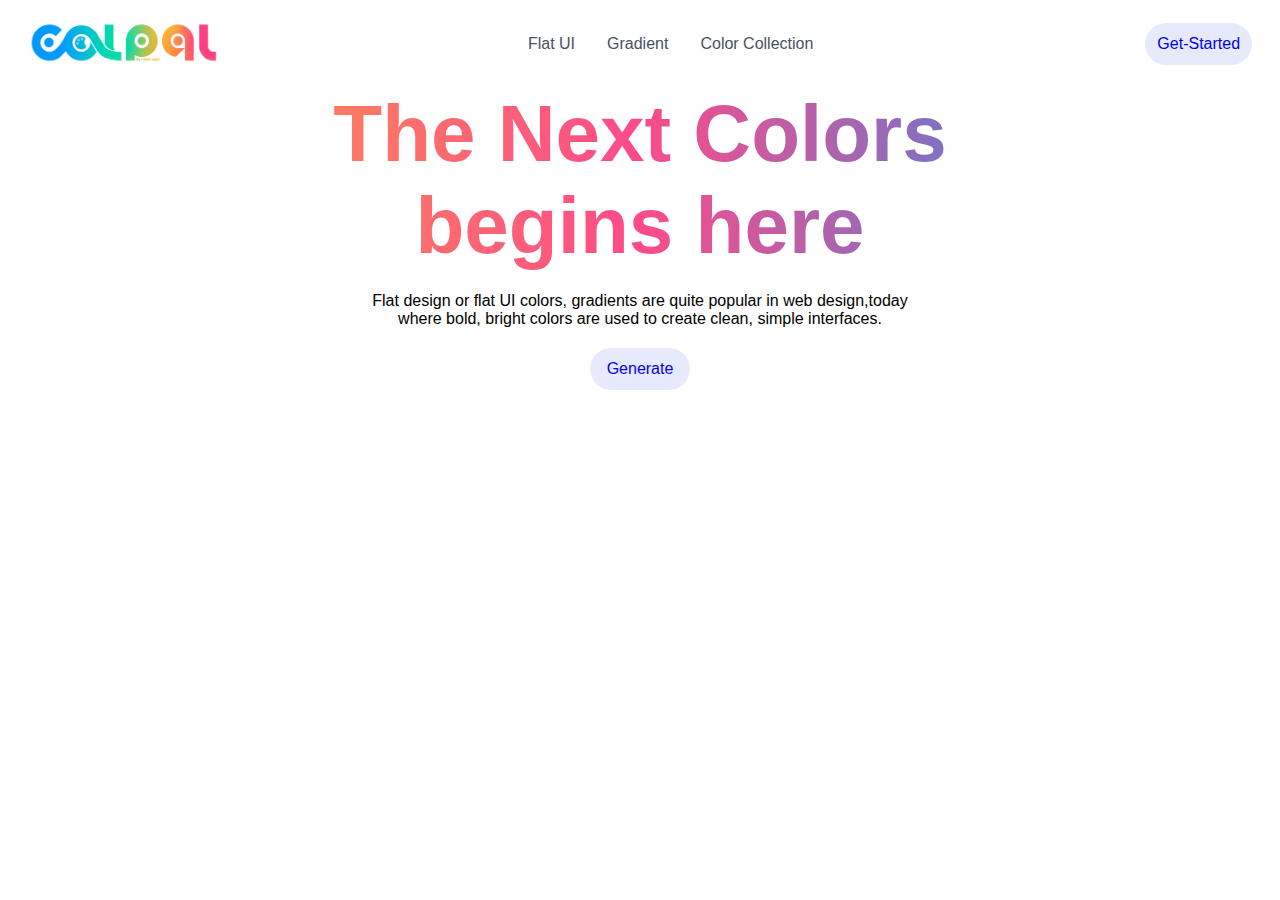
<file: index.html>
<!DOCTYPE html>
<html lang="en">

<head>
    <meta charset="UTF-8">
    <meta name="viewport" content="width=device-width, initial-scale=1.0">
    <link rel="stylesheet" href="style.css">
    <title></title>
</head>

<body>
    <nav>
        <div class="logo-nav">
            <img src="assets/img/logos/png/cololpal_logo.png" alt="logo-nav">
        </div>

        <ul class="list-nav">
            <la><a href="flatUI.htm">Flat UI</a></la>
            <la><a href="generate.htm">Gradient</a></la>
            <la><a href="#">Color Collection</a></la>
            <div class="menu-toggle">
                <div class="bar"></div>
                <div class="bar"></div>
                <div class="bar"></div>
            </div>
            <div class="get-started"><a href="#">Get-Started</a></div>
        </ul>
    </nav>

    <div class="text-hero">
        <h1 class="title">The Next Colors <br> begins here</h1>
        <p class="paragrafo-hero">Flat design or flat UI colors, gradients are quite popular in web design,today <br>
            where bold, bright colors are
            used to
            create clean, simple interfaces.</p>
    </div>
    <div class="header--text__buttom">
        <a class="buttom__normal" href="generate.htm">Generate</a>
    </div>

    <script>
        document.addEventListener('DOMContentLoaded', function () {
            const menuToggle = document.querySelector('.menu-toggle');
            const menu = document.querySelector('.menu');

            menuToggle.addEventListener('click', function () {
                menu.classList.toggle('active');
            });
        }); 
    </script>
</body>

</html>
</file>
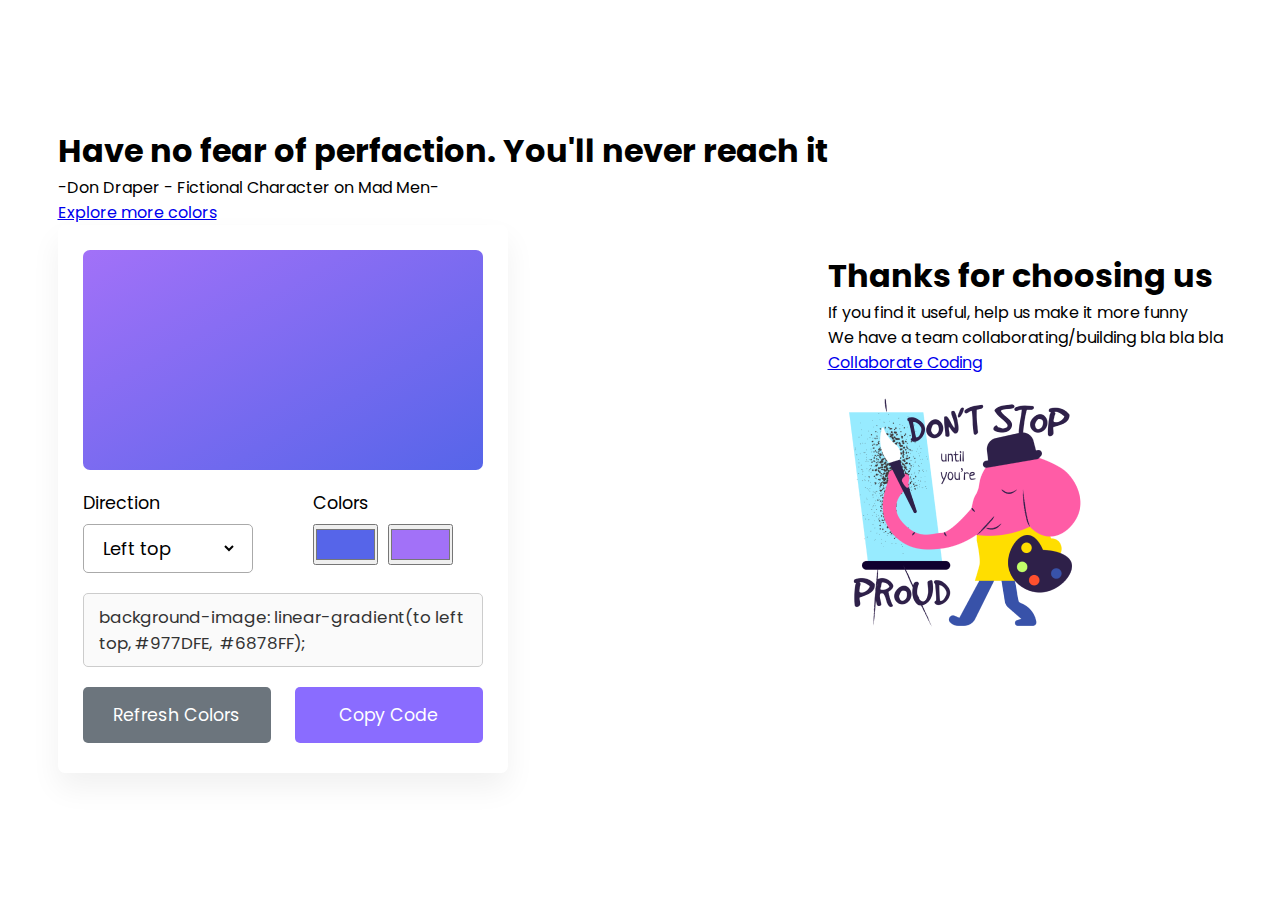
<file: flatUI.htm>
<!DOCTYPE html>
<html lang="en">

<head>
    <meta charset="UTF-8">
    <meta name="viewport" content="width=device-width, initial-scale=1.0">
    <title>Document</title>
    <link rel="stylesheet" href="generate.css">
    <link rel="stylesheet" href="flatUI.css">
</head>

<body>
    <section>
        <div>
            <h1>Have no fear of perfaction. You'll never reach it </h1>
            <p>-Don Draper - Fictional Character on Mad Men-</p>
        </div>
        <div class="header--text__buttom">
            <a class="buttom__normal buttom" href="generate.htm">Explore more colors</a>
        </div>

        <div class="wrapper">
            <div class="gradient-box"></div>
            <div class="row options">
                <div class="column direction">
                    <p>Direction</p>
                    <div class="select-box">
                        <select>
                            <option value="to top">Top</option>
                            <option value="to right top">Right top</option>
                            <option value="to right">Right</option>
                            <option value="to right bottom">Right bottom</option>
                            <option value="to bottom">Bottom</option>
                            <option value="to left bottom">Left bottom</option>
                            <option value="to left">Left</option>
                            <option value="to left top" selected="">Left top</option>
                        </select>
                    </div>
                </div>
                <div class="column palette">
                    <p>Colors</p>
                    <div class="colors">
                        <input type="color" value="#5665E9">
                        <input type="color" value="#A271F8">
                    </div>
                </div>
            </div>
            <textarea class="row"
                disabled="">background-image: linear-gradient(to left top, #977DFE,  #6878FF);</textarea>
            <div class="row buttons">
                <button class="refresh">Refresh Colors</button>
                <button class="copy">Copy Code</button>
            </div>
        </div>
    </section>

    <section>
        <div>
            <h1>Thanks for choosing us</h1>
            <p>If you find it useful, help us make it more funny</p>
            <p>We have a team collaborating/building bla bla bla</p>
        </div>
        <div class="header--text__buttom">
            <a class="buttom__normal buttom" href="https://github.com/SimonAbilio/colpal.git">Collaborate Coding</a>
        </div>
        <div><img src="assets/img/flatUI.png" alt="dont stop img"></div>
    </section>
</body>

</html>
</file>
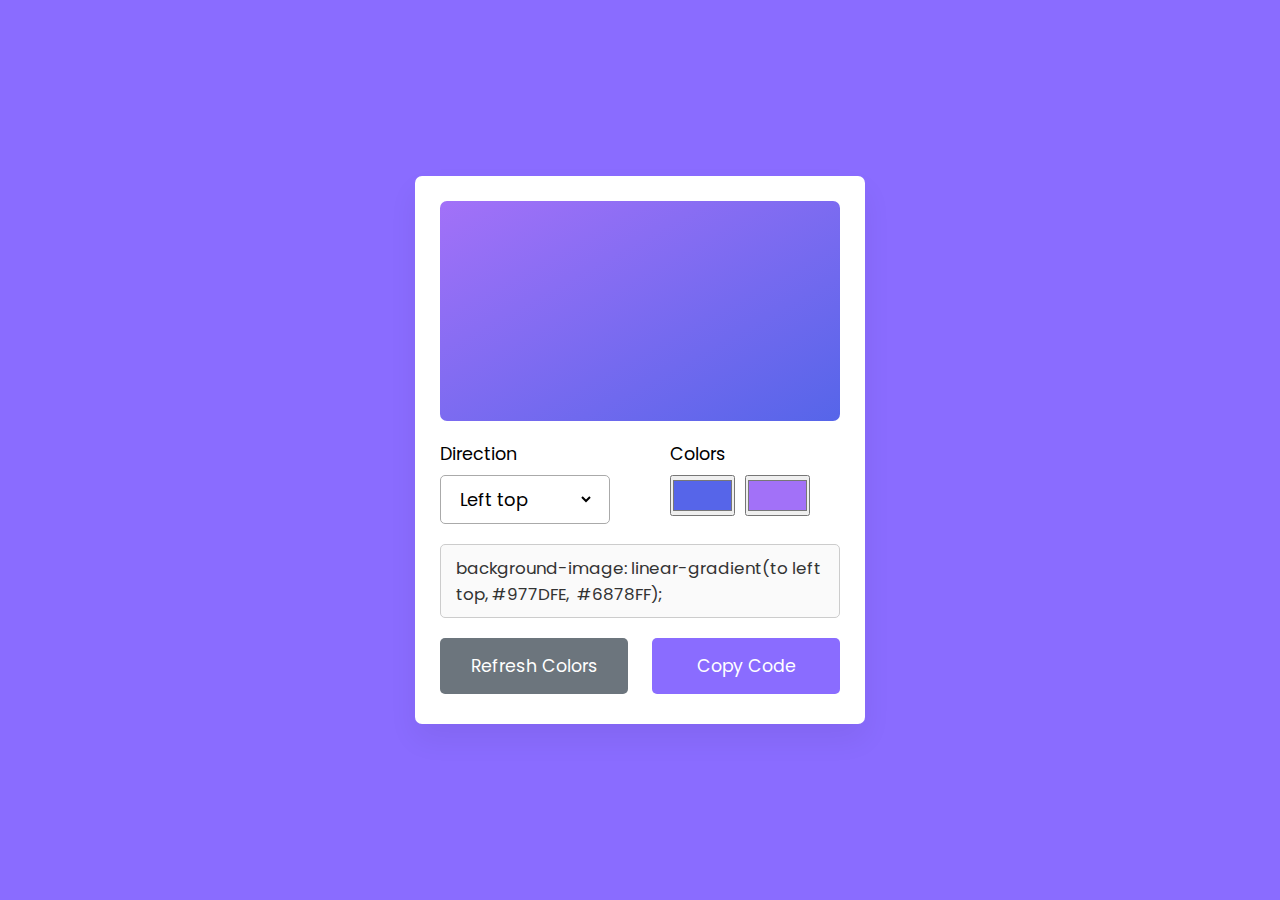
<file: generate.htm>
<!DOCTYPE html>
<!-- Coding By CodingNepal - youtube.com/codingnepal -->
<html lang="en" dir="ltr">

<head>
    <meta charset="utf-8">
    <title>Gradient Color Generator in JavaScript | CodingNepal</title>
    <link rel="stylesheet" href="generate.css">
    <meta name="viewport" content="width=device-width, initial-scale=1.0">
    <script src="generate.js" defer></script>
</head>

<body>
    <div class="wrapper">
        <div class="gradient-box"></div>
        <div class="row options">
            <div class="column direction">
                <p>Direction</p>
                <div class="select-box">
                    <select>
                        <option value="to top">Top</option>
                        <option value="to right top">Right top</option>
                        <option value="to right">Right</option>
                        <option value="to right bottom">Right bottom</option>
                        <option value="to bottom">Bottom</option>
                        <option value="to left bottom">Left bottom</option>
                        <option value="to left">Left</option>
                        <option value="to left top" selected>Left top</option>
                    </select>
                </div>
            </div>
            <div class="column palette">
                <p>Colors</p>
                <div class="colors">
                    <input type="color" value="#5665E9">
                    <input type="color" value="#A271F8">
                </div>
            </div>
        </div>
        <textarea class="row" disabled>background-image: linear-gradient(to left top, #977DFE,  #6878FF);</textarea>
        <div class="row buttons">
            <button class="refresh">Refresh Colors</button>
            <button class="copy">Copy Code</button>
        </div>
    </div>

</body>

</html>
</file>
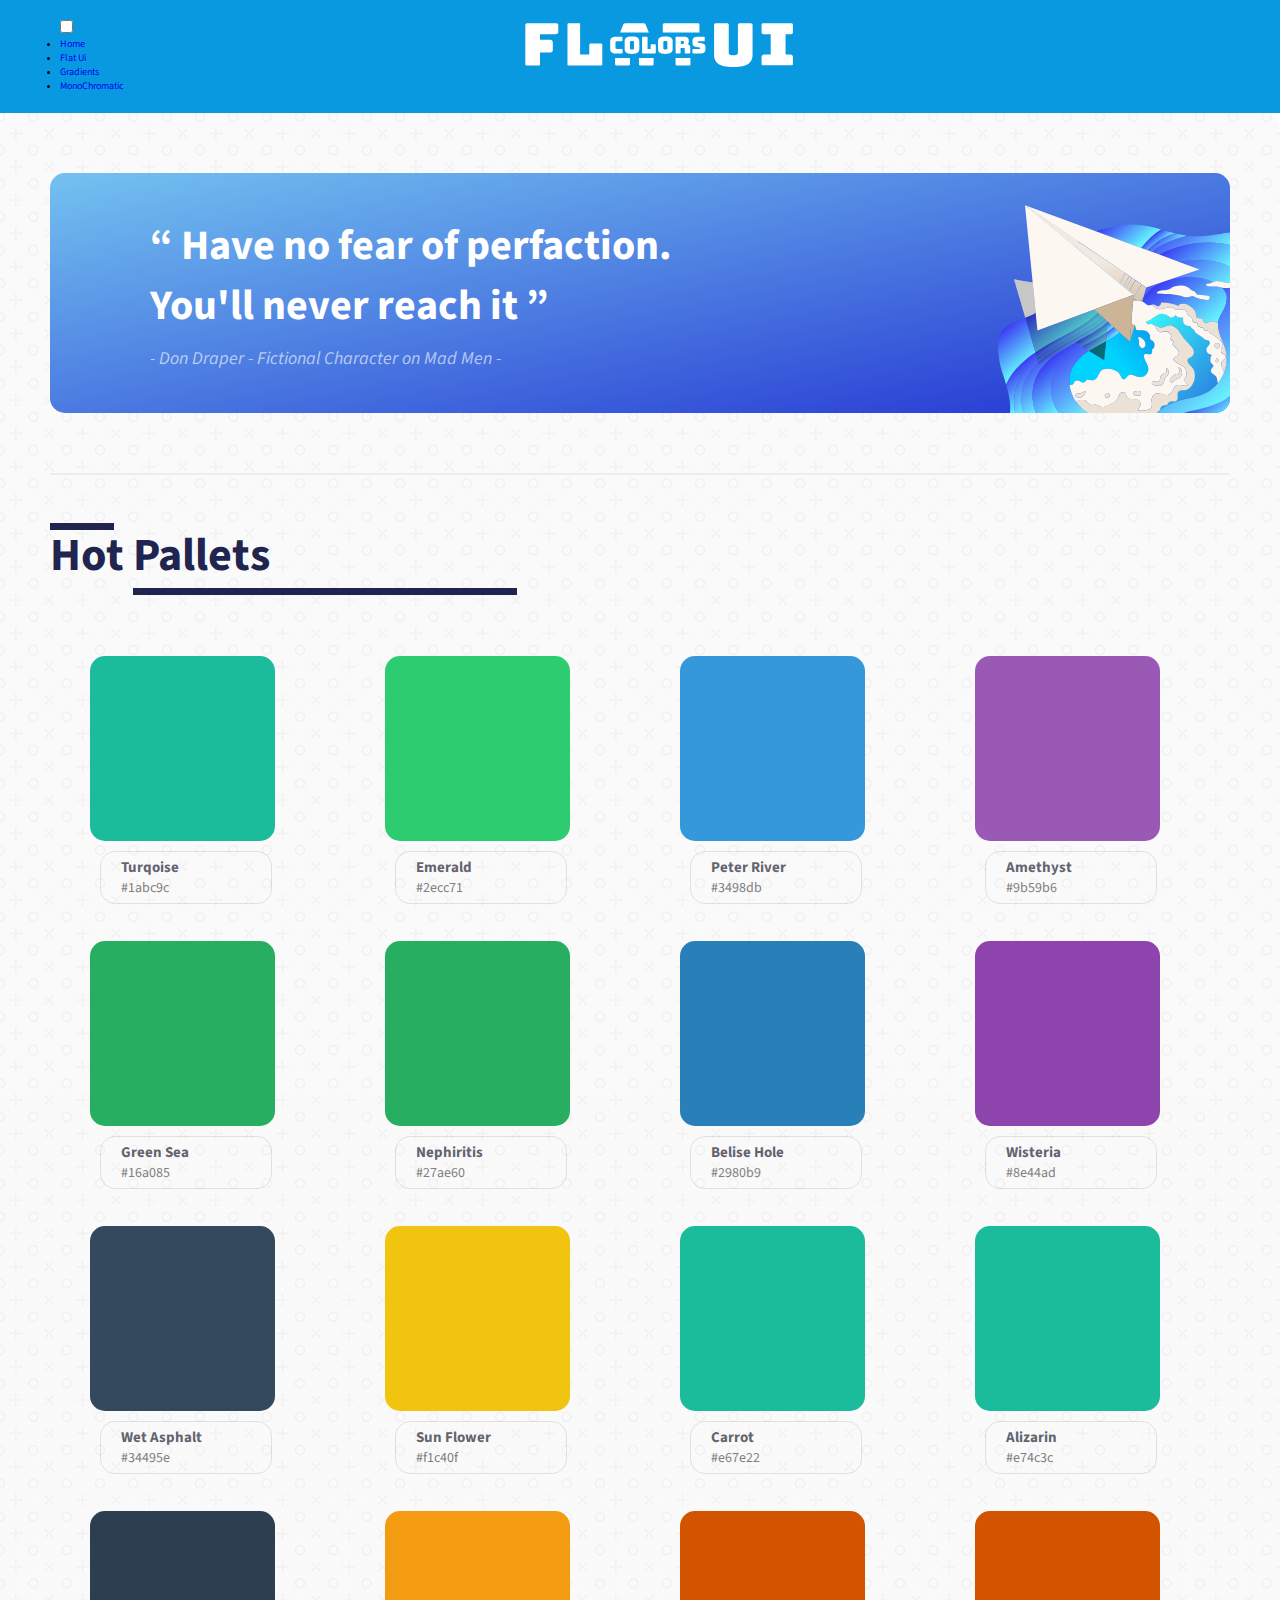
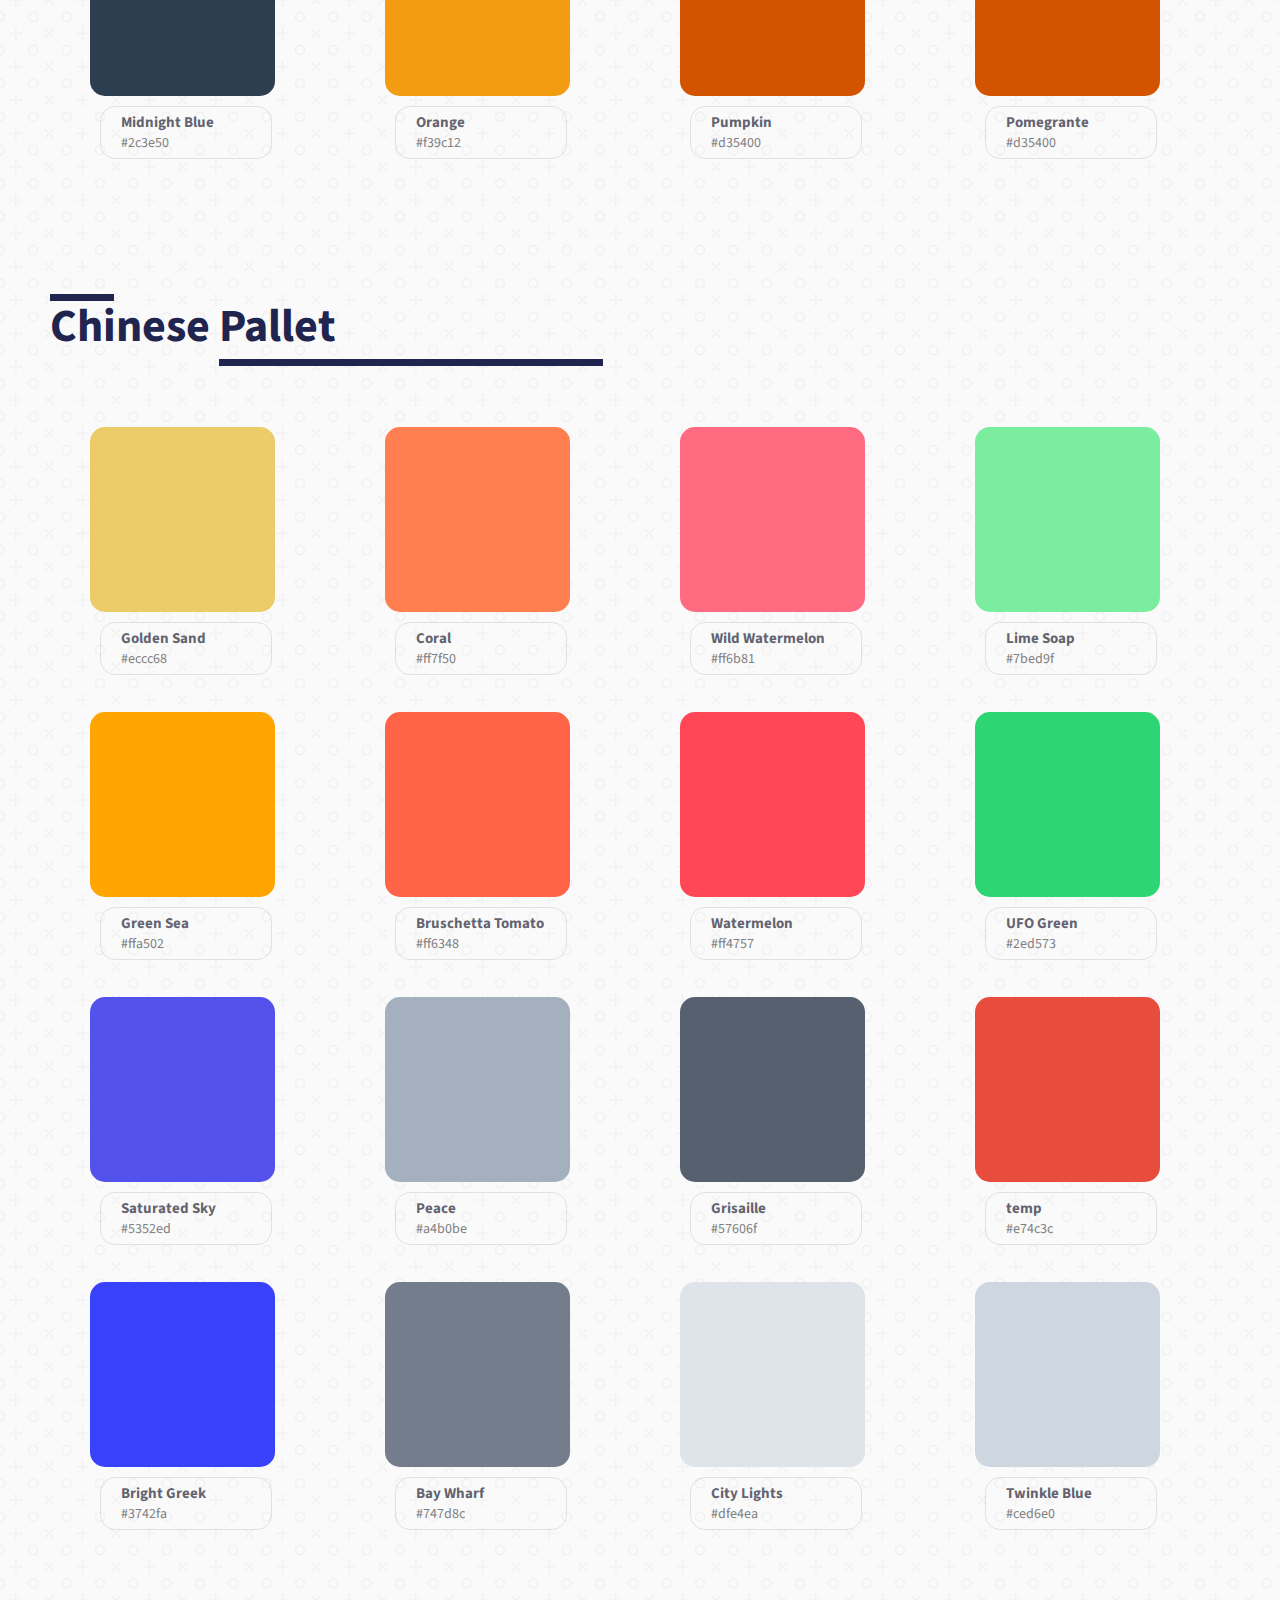
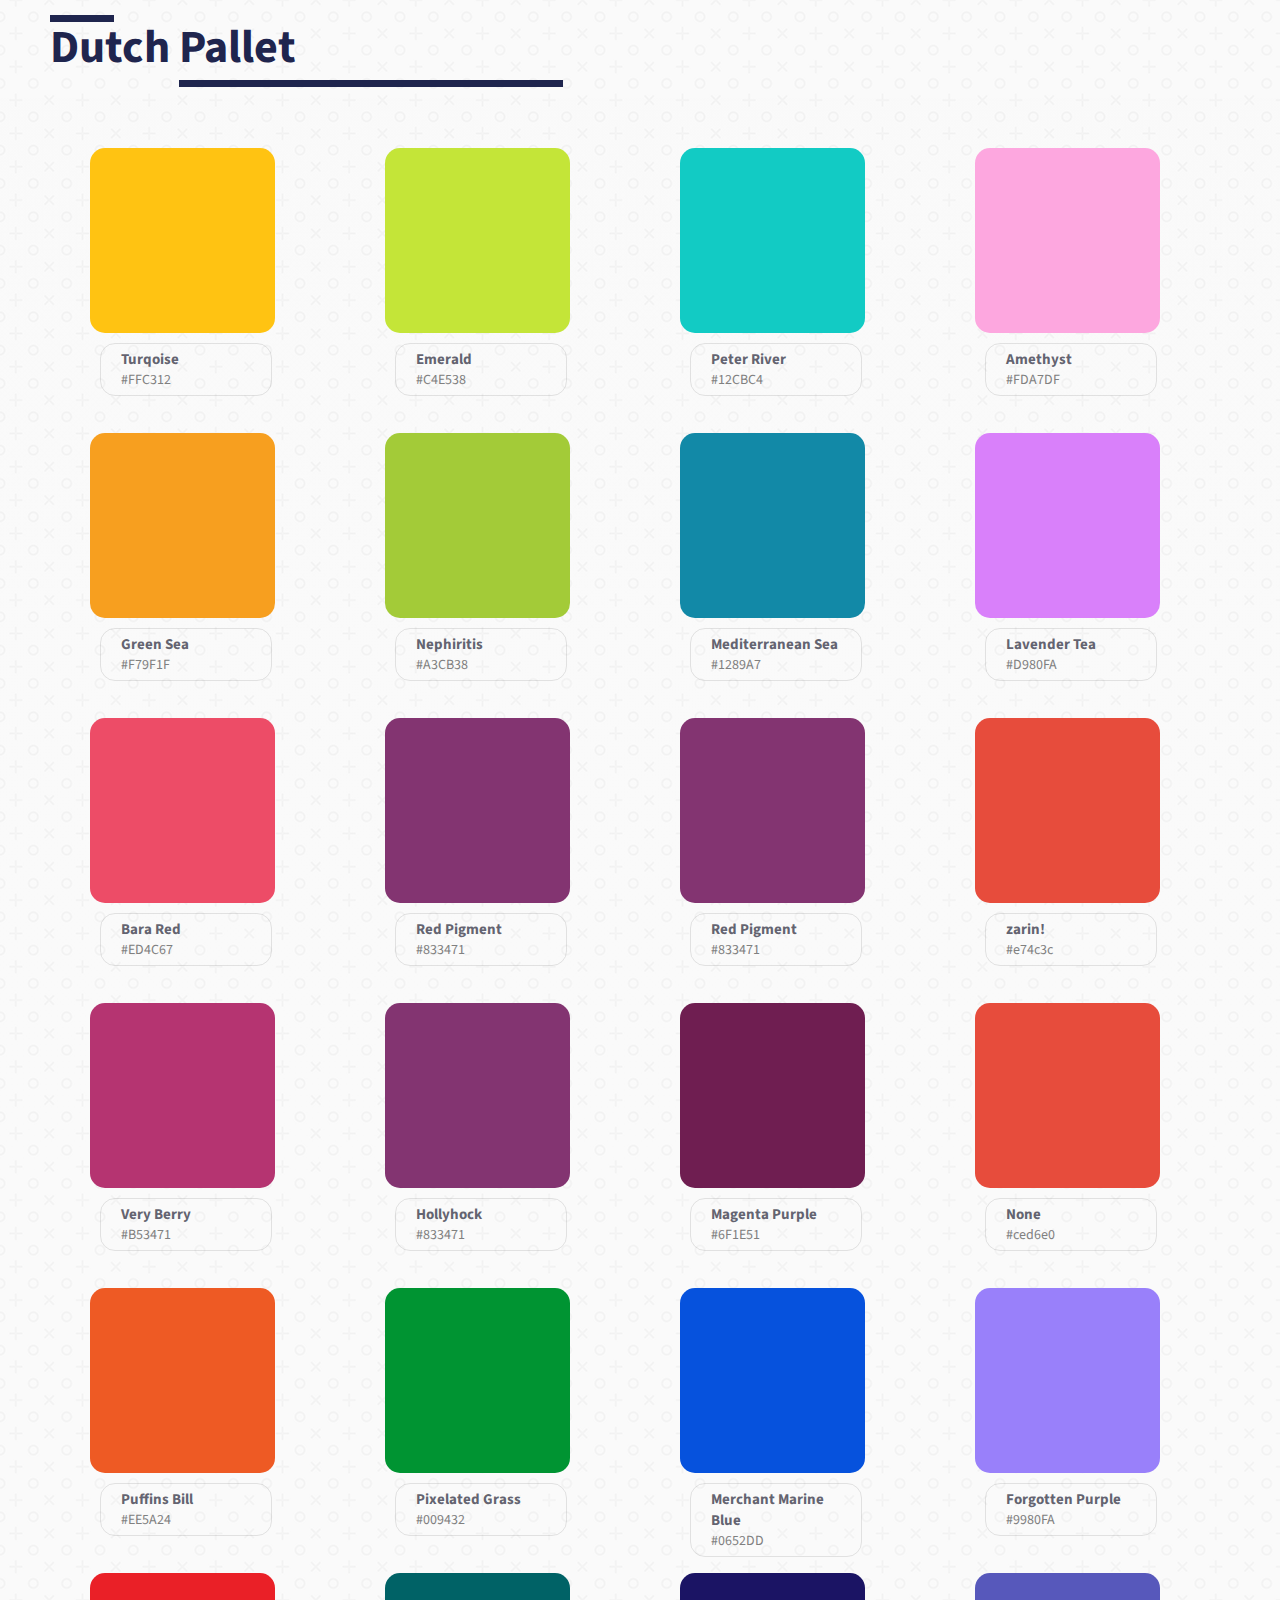
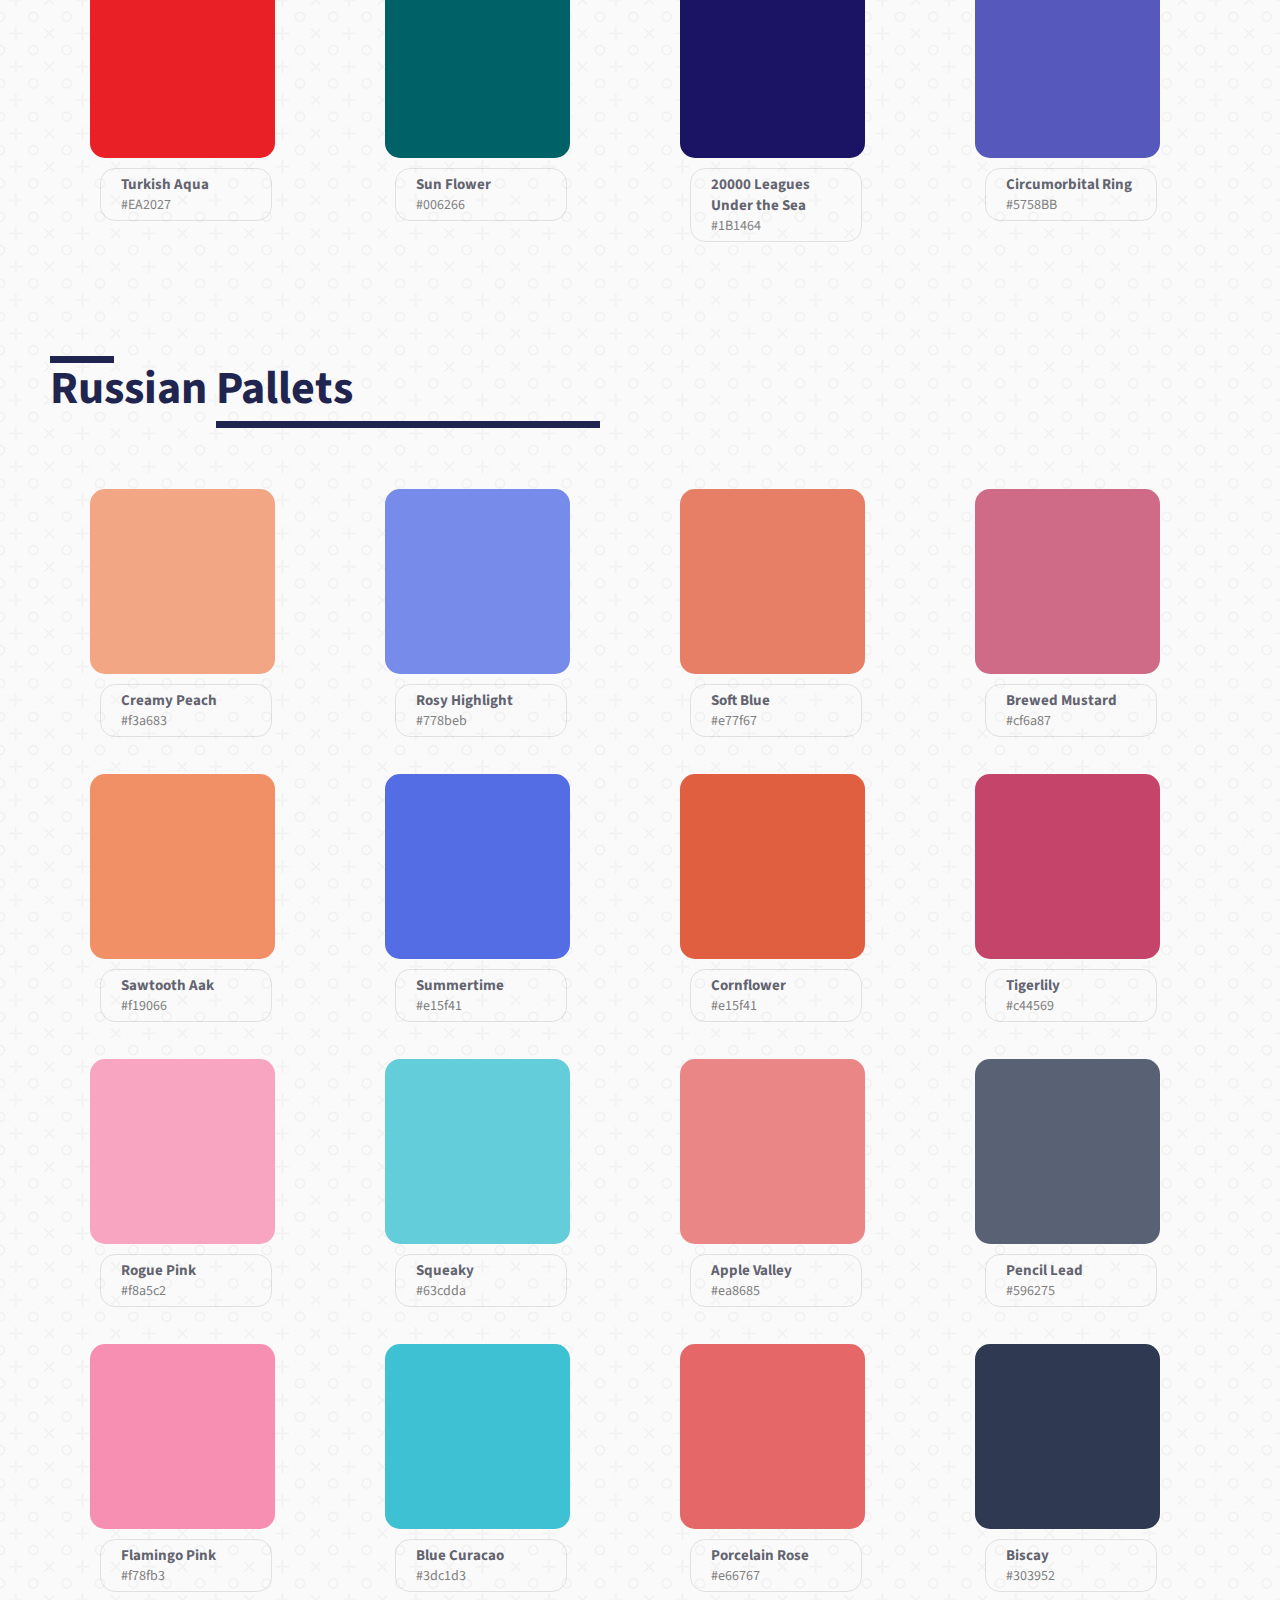
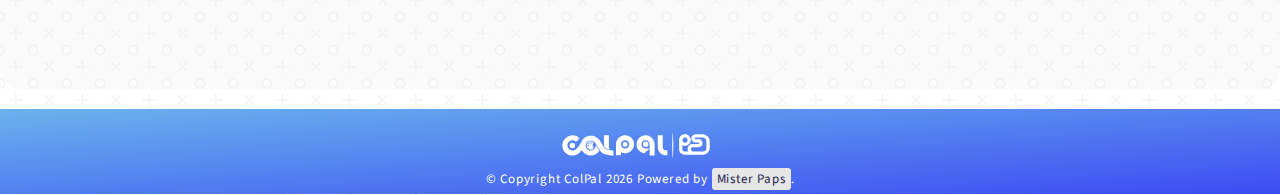
<file: flatui/flatui.html>
<!DOCTYPE html>
<html lang="en">

<head>
     <!-- =================== Social =================== -->
     <meta charset="UTF-8">
     <!-- =================== Favicon =================== -->
     <link rel="apple-touch-icon" sizes="180x180" href="../assets/img/favicon/apple-touch-icon.png">
     <link rel="icon" type="image/png" sizes="32x32" href="../assets/img/favicon/favicon-32x32.png">
     <link rel="icon" type="image/png" sizes="16x16" href="../assets/img/favicon/favicon-16x16.png">
     <link rel="manifest" href="../assets/img/favicon/site.webmanifest">
     <link rel="mask-icon" href="../assets/img/favicon/safari-pinned-tab.svg" color="#5bbad5">
     <meta name="msapplication-TileColor" content="#0999e0">
     <meta name="theme-color" content="#0999e0">
     <!-- =================== fonts =================== -->
     <link href="https://fonts.googleapis.com/css2?family=Source+Sans+Pro:ital,wght@0,400;0,700;1,400&display=swap"
         rel="stylesheet">
     <meta name="viewport" content="width=device-width, initial-scale=1.0">
     <meta http-equiv="X-UA-Compatible" content="ie=edge">
     <!-- =================== Stylesheets =================== -->
     <link rel="stylesheet" href="../assets/style.css">
     <link rel="stylesheet" href="../assets/font/ionicons.css">
     <link rel="stylesheet" href="../assets/colors.css">
    <title>Flat Colors Palletes &mdash; ColPal</title>
</head>

<body>
    <header class="header">
        <nav class="header__nav header__nav--bg">
            <div class="header__logo--right">
                <div class="menu--box">
                    <label class="menu--box">
                        <input type='checkbox'>
                        <span class='menu'>
                            <span class='hamburger'></span>
                        </span>
                        <ul>
                            <li>
                                <a href='../index.html'>Home</a>
                            </li>
                            <li>
                                <a href='../flatui/flatui.html'>Flat Ui</a>
                            </li>
                            <li>
                                <a href='../gradients/gradients.html'>Gradients</a>
                            </li>
                            <li>
                                <a href='../monochromatic/monochromatic.html'>MonoChromatic</a>
                            </li>
                        </ul>
                    </label>
                </div>
            </div>
            <div class="nav--title">
                <img src="../assets/img/title-2.svg" alt="" srcset="">
            </div>
            <div>

            </div>

        </nav>
    </header>
    <main class="body">
        <section class="pallets">
            <div class="home_quote--content bg-1 curves">
                <div class="home_quote--Box__image__flatui temp curves">
                    <div class="home_quote--Box__content">
                        <q class="home_quote--content__q">
                            Have no fear of perfaction.<br> You'll never reach it
                        </q>
                        <span>Don Draper - Fictional Character on Mad Men</span>
                    </div>
                    <div></div>
                </div>
            </div>
        </section>
        <section class="pallets">
            <div class="hot-pallets ">
                <div class="hot-pallets__h1">
                    <h2> <span class="underline--1"> Hot </span> <span class="underline--2"> Pallets</span> </h2>
                </div>

                <!-- Line 1-->
                <div class="pallets__display rounded">
                    <div class="pallets__display--conteiner">
                        <div class="pallets__display--background curves col-1 " onclick="copyToClipboard('#1abc9c')">
                            <div class="flat-colors--copy">
                                <img class="flat-colors--copy__img" src="../assets/img/copy-1.svg" alt="icon for copy"
                                    srcset="">
                                <p>copy!!</p>
                            </div>
                        </div>
                        <div class="pallets__display--text curves">
                            <h4>Turqoise</h4>
                            <ul>
                                <li>#1abc9c</li>
                            </ul>
                        </div>
                    </div>
                    <div class="pallets__display--conteiner ">
                        <div class="pallets__display--background curves col-2" onclick="copyToClipboard('#2ecc71')">
                            <div class="flat-colors--copy">
                                <img class="flat-colors--copy__img" src="../assets/img/copy-1.svg" alt="icon for copy"
                                    srcset="">
                                <p>copy!!</p>
                            </div>
                        </div>
                        <div class="pallets__display--text curves">
                            <h4>Emerald</h4>
                            <ul>
                                <li>#2ecc71</li>
                            </ul>
                        </div>
                    </div>
                    <div class="pallets__display--conteiner ">
                        <div class="pallets__display--background curves col-3" onclick="copyToClipboard('#3498db')">
                            <div class="flat-colors--copy">
                                <img class="flat-colors--copy__img" src="../assets/img/copy-1.svg" alt="icon for copy"
                                    srcset="">
                                <p>copy!!</p>
                            </div>
                        </div>
                        <div class="pallets__display--text curves">
                            <h4>Peter River</h4>
                            <ul>
                                <li>#3498db</li>
                            </ul>
                        </div>
                    </div>
                    <div class="pallets__display--conteiner ">
                        <div class="pallets__display--background curves col-4" onclick="copyToClipboard('#9b59b6')">
                            <div class="flat-colors--copy">
                                <img class="flat-colors--copy__img" src="../assets/img/copy-1.svg" alt="icon for copy"
                                    srcset="">
                                <p>copy!!</p>
                            </div>
                        </div>
                        <div class="pallets__display--text curves">
                            <h4>Amethyst</h4>
                            <ul>
                                <li>#9b59b6</li>
                            </ul>
                        </div>
                    </div>

                </div>
                <!-- Line 2-->
                <div class="pallets__display rounded">
                    <div class="pallets__display--conteiner ">
                        <div class="pallets__display--background curves col-6" onclick="copyToClipboard('#16a085')">
                            <div class="flat-colors--copy">
                                <img class="flat-colors--copy__img" src="../assets/img/copy-1.svg" alt="icon for copy"
                                    srcset="">
                                <p>copy!!</p>
                            </div>
                        </div>
                        <div class="pallets__display--text curves">
                            <h4>Green Sea</h4>
                            <ul>
                                <li>#16a085</li>
                            </ul>
                        </div>
                    </div>
                    <div class="pallets__display--conteiner ">
                        <div class="pallets__display--background curves col-6" onclick="copyToClipboard('#27ae60')">
                            <div class="flat-colors--copy">
                                <img class="flat-colors--copy__img" src="../assets/img/copy-1.svg" alt="icon for copy"
                                    srcset="">
                                <p>copy!!</p>
                            </div>
                        </div>
                        <div class="pallets__display--text curves">
                            <h4>Nephiritis</h4>
                            <ul>
                                <li>#27ae60</li>
                            </ul>
                        </div>
                    </div>
                    <div class="pallets__display--conteiner ">
                        <div class="pallets__display--background curves col-7" onclick="copyToClipboard('#2980b9')">
                            <div class="flat-colors--copy">
                                <img class="flat-colors--copy__img" src="../assets/img/copy-1.svg" alt="icon for copy"
                                    srcset="">
                                <p>copy!!</p>
                            </div>
                        </div>
                        <div class="pallets__display--text curves">
                            <h4>Belise Hole</h4>
                            <ul>
                                <li>#2980b9</li>
                            </ul>
                        </div>
                    </div>
                    <div class="pallets__display--conteiner ">
                        <div class="pallets__display--background curves col-8" onclick="copyToClipboard('#8e44ad')">
                            <div class="flat-colors--copy">
                                <img class="flat-colors--copy__img" src="../assets/img/copy-1.svg" alt="icon for copy"
                                    srcset="">
                                <p>copy!!</p>
                            </div>
                        </div>
                        <div class="pallets__display--text curves">
                            <h4>Wisteria</h4>
                            <ul>
                                <li>#8e44ad</li>
                            </ul>
                        </div>
                    </div>

                </div>
                <!-- Line 3-->
                <div class="pallets__display">
                    <div class="pallets__display--conteiner">
                        <div class="pallets__display--background curves col-9" onclick="copyToClipboard('#34495e')">
                            <div class="flat-colors--copy">
                                <img class="flat-colors--copy__img" src="../assets/img/copy-1.svg" alt="icon for copy"
                                    srcset="">
                                <p>copy!!</p>
                            </div>
                        </div>
                        <div class="pallets__display--text curves">
                            <h4>Wet Asphalt</h4>
                            <ul>
                                <li>#34495e</li>
                            </ul>
                        </div>
                    </div>
                    <div class="pallets__display--conteiner ">
                        <div class="pallets__display--background curves col-10" onclick="copyToClipboard('#f1c40f')">
                            <div class="flat-colors--copy">
                                <img class="flat-colors--copy__img" src="../assets/img/copy-1.svg" alt="icon for copy"
                                    srcset="">
                                <p>copy!!</p>
                            </div>
                        </div>
                        <div class="pallets__display--text curves">
                            <h4>Sun Flower</h4>
                            <ul>
                                <li>#f1c40f</li>
                            </ul>
                        </div>
                    </div>
                    <div class="pallets__display--conteiner ">
                        <div class="pallets__display--background curves col-1" onclick="copyToClipboard('#e67e22')">
                            <div class="flat-colors--copy">
                                <img class="flat-colors--copy__img" src="../assets/img/copy-1.svg" alt="icon for copy"
                                    srcset="">
                                <p>copy!!</p>
                            </div>
                        </div>
                        <div class="pallets__display--text curves">
                            <h4>Carrot</h4>
                            <ul>
                                <li>#e67e22</li>
                            </ul>
                        </div>
                    </div>
                    <div class="pallets__display--conteiner ">
                        <div class="pallets__display--background curves col-1" onclick="copyToClipboard('#e74c3c')">
                            <div class="flat-colors--copy">
                                <img class="flat-colors--copy__img" src="../assets/img/copy-1.svg" alt="icon for copy"
                                    srcset="">
                                <p>copy!!</p>
                            </div>
                        </div>
                        <div class="pallets__display--text curves">
                            <h4>Alizarin</h4>
                            <ul>
                                <li>#e74c3c</li>
                            </ul>
                        </div>
                    </div>

                </div>
                <!-- Line 4-->
                <div class="pallets__display rounded">
                    <div class="pallets__display--conteiner">
                        <div class="pallets__display--background curves col-13" onclick="copyToClipboard('#2c3e50')">
                            <div class="flat-colors--copy">
                                <img class="flat-colors--copy__img" src="../assets/img/copy-1.svg" alt="icon for copy"
                                    srcset="">
                                <p>copy!!</p>
                            </div>
                        </div>
                        <div class="pallets__display--text curves">
                            <h4>Midnight Blue</h4>
                            <ul>
                                <li>#2c3e50</li>
                            </ul>
                        </div>
                    </div>
                    <div class="pallets__display--conteiner ">
                        <div class="pallets__display--background curves col-14" onclick="copyToClipboard('#f39c12')">
                            <div class="flat-colors--copy">
                                <img class="flat-colors--copy__img" src="../assets/img/copy-1.svg" alt="icon for copy"
                                    srcset="">
                                <p>copy!!</p>
                            </div>
                        </div>
                        <div class="pallets__display--text curves">
                            <h4>Orange</h4>
                            <ul>
                                <li>#f39c12</li>
                            </ul>
                        </div>
                    </div>
                    <div class="pallets__display--conteiner ">
                        <div class="pallets__display--background curves col-15" onclick="copyToClipboard('#d35400')">
                            <div class="flat-colors--copy">
                                <img class="flat-colors--copy__img" src="../assets/img/copy-1.svg" alt="icon for copy"
                                    srcset="">
                                <p>copy!!</p>
                            </div>
                        </div>
                        <div class="pallets__display--text curves">
                            <h4>Pumpkin</h4>
                            <ul>
                                <li>#d35400</li>
                            </ul>
                        </div>
                    </div>
                    <div class="pallets__display--conteiner ">
                        <div class="pallets__display--background curves col-15" onclick="copyToClipboard('#d35400')">
                            <div class="flat-colors--copy">
                                <img class="flat-colors--copy__img" src="../assets/img/copy-1.svg" alt="icon for copy"
                                    srcset="">
                                <p>copy!!</p>
                            </div>
                        </div>
                        <div class="pallets__display--text curves">
                            <h4>Pomegrante</h4>
                            <ul>
                                <li>#d35400</li>
                            </ul>
                        </div>
                    </div>

                </div>

            </div>
        </section>
        <section class="pallets">
            <div class="hot-pallets ">
                <div class="hot-pallets__h1">
                    <h2> <span class="underline--1"> Chinese </span> <span class="underline--2"> Pallet</span> </h2>
                </div>
                <!-- Line 1-->
                <div class="pallets__display rounded">
                    <div class="pallets__display--conteiner">
                        <div class="pallets__display--background curves col-17 " onclick="copyToClipboard('#eccc68')">
                            <div class="flat-colors--copy">
                                <img class="flat-colors--copy__img" src="../assets/img/copy-1.svg" alt="icon for copy"
                                    srcset="">
                                <p>copy!!</p>
                            </div>
                        </div>
                        <div class="pallets__display--text curves">
                            <h4>Golden Sand</h4>
                            <ul>
                                <li>#eccc68</li>
                            </ul>
                        </div>
                    </div>
                    <div class="pallets__display--conteiner ">
                        <div class="pallets__display--background curves col-18" onclick="copyToClipboard('#ff7f50')">
                            <div class="flat-colors--copy">
                                <img class="flat-colors--copy__img" src="../assets/img/copy-1.svg" alt="icon for copy"
                                    srcset="">
                                <p>copy!!</p>
                            </div>
                        </div>
                        <div class="pallets__display--text curves">
                            <h4>Coral</h4>
                            <ul>
                                <li>#ff7f50</li>
                            </ul>
                        </div>
                    </div>
                    <div class="pallets__display--conteiner ">
                        <div class="pallets__display--background curves col-20" onclick="copyToClipboard('#ff6b81')">
                            <div class="flat-colors--copy">
                                <img class="flat-colors--copy__img" src="../assets/img/copy-1.svg" alt="icon for copy"
                                    srcset="">
                                <p>copy!!</p>
                            </div>
                        </div>
                        <div class="pallets__display--text curves">
                            <h4>Wild Watermelon</h4>
                            <ul>
                                <li>#ff6b81</li>
                            </ul>
                        </div>
                    </div>
                    <div class="pallets__display--conteiner ">
                        <div class="pallets__display--background curves col-21" onclick="copyToClipboard('#7bed9f')">
                            <div class="flat-colors--copy">
                                <img class="flat-colors--copy__img" src="../assets/img/copy-1.svg" alt="icon for copy"
                                    srcset="">
                                <p>copy!!</p>
                            </div>
                        </div>
                        <div class="pallets__display--text curves">
                            <h4>Lime Soap</h4>
                            <ul>
                                <li>#7bed9f</li>
                            </ul>
                        </div>
                    </div>

                </div>
                <!-- Line 2-->
                <div class="pallets__display rounded">
                    <div class="pallets__display--conteiner ">
                        <div class="pallets__display--background curves col-22" onclick="copyToClipboard('#ffa502')">
                            <div class="flat-colors--copy">
                                <img class="flat-colors--copy__img" src="../assets/img/copy-1.svg" alt="icon for copy"
                                    srcset="">
                                <p>copy!!</p>
                            </div>
                        </div>
                        <div class="pallets__display--text curves">
                            <h4>Green Sea</h4>
                            <ul>
                                <li>#ffa502</li>
                            </ul>
                        </div>
                    </div>
                    <div class="pallets__display--conteiner ">
                        <div class="pallets__display--background curves col-23" onclick="copyToClipboard('#ff6348')">
                            <div class="flat-colors--copy">
                                <img class="flat-colors--copy__img" src="../assets/img/copy-1.svg" alt="icon for copy"
                                    srcset="">
                                <p>copy!!</p>
                            </div>
                        </div>
                        <div class="pallets__display--text curves">
                            <h4>Bruschetta Tomato</h4>
                            <ul>
                                <li>#ff6348</li>
                            </ul>
                        </div>
                    </div>
                    <div class="pallets__display--conteiner ">
                        <div class="pallets__display--background curves col-24" onclick="copyToClipboard('#ff4757')">
                            <div class="flat-colors--copy">
                                <img class="flat-colors--copy__img" src="../assets/img/copy-1.svg" alt="icon for copy"
                                    srcset="">
                                <p>copy!!</p>
                            </div>
                        </div>
                        <div class="pallets__display--text curves">
                            <h4>Watermelon</h4>
                            <ul>
                                <li>#ff4757</li>
                            </ul>
                        </div>
                    </div>
                    <div class="pallets__display--conteiner ">
                        <div class="pallets__display--background curves col-25" onclick="copyToClipboard('#2ed573')">
                            <div class="flat-colors--copy">
                                <img class="flat-colors--copy__img" src="../assets/img/copy-1.svg" alt="icon for copy"
                                    srcset="">
                                <p>copy!!</p>
                            </div>
                        </div>
                        <div class="pallets__display--text curves">
                            <h4>UFO Green</h4>
                            <ul>
                                <li>#2ed573</li>
                            </ul>
                        </div>
                    </div>

                </div>
                <!-- Line 3-->
                <div class="pallets__display">
                    <div class="pallets__display--conteiner">
                        <div class="pallets__display--background curves col-26" onclick="copyToClipboard('#5352ed')">
                            <div class="flat-colors--copy">
                                <img class="flat-colors--copy__img" src="../assets/img/copy-1.svg" alt="icon for copy"
                                    srcset="">
                                <p>copy!!</p>
                            </div>
                        </div>
                        <div class="pallets__display--text curves">
                            <h4>Saturated Sky</h4>
                            <ul>
                                <li>#5352ed</li>
                            </ul>
                        </div>
                    </div>
                    <div class="pallets__display--conteiner ">
                        <div class="pallets__display--background curves col-27" onclick="copyToClipboard('#a4b0be')">
                            <div class="flat-colors--copy">
                                <img class="flat-colors--copy__img" src="../assets/img/copy-1.svg" alt="icon for copy"
                                    srcset="">
                                <p>copy!!</p>
                            </div>
                        </div>
                        <div class="pallets__display--text curves">
                            <h4>Peace</h4>
                            <ul>
                                <li>#a4b0be</li>
                            </ul>
                        </div>
                    </div>
                    <div class="pallets__display--conteiner ">
                        <div class="pallets__display--background curves col-28" onclick="copyToClipboard('#57606f')">
                            <div class="flat-colors--copy">
                                <img class="flat-colors--copy__img" src="../assets/img/copy-1.svg" alt="icon for copy"
                                    srcset="">
                                <p>copy!!</p>
                            </div>
                        </div>
                        <div class="pallets__display--text curves">
                            <h4>Grisaille</h4>
                            <ul>
                                <li>#57606f</li>
                            </ul>
                        </div>
                    </div>
                    <div class="pallets__display--conteiner ">
                        <div class="pallets__display--background curves col-29" onclick="copyToClipboard('#e74c3c')">
                            <div class="flat-colors--copy">
                                <img class="flat-colors--copy__img" src="../assets/img/copy-1.svg" alt="icon for copy"
                                    srcset="">
                                <p>copy!!</p>
                            </div>
                        </div>
                        <div class="pallets__display--text curves">
                            <h4>temp</h4>
                            <ul>
                                <li>#e74c3c</li>
                            </ul>
                        </div>
                    </div>

                </div>
                <!-- Line 4-->
                <div class="pallets__display rounded">
                    <div class="pallets__display--conteiner">
                        <div class="pallets__display--background curves col-30" onclick="copyToClipboard('#3742fa')">
                            <div class="flat-colors--copy">
                                <img class="flat-colors--copy__img" src="../assets/img/copy-1.svg" alt="icon for copy"
                                    srcset="">
                                <p>copy!!</p>
                            </div>
                        </div>
                        <div class="pallets__display--text curves">
                            <h4>Bright Greek</h4>
                            <ul>
                                <li>#3742fa</li>
                            </ul>
                        </div>
                    </div>
                    <div class="pallets__display--conteiner ">
                        <div class="pallets__display--background curves col-31" onclick="copyToClipboard('#747d8c')">
                            <div class="flat-colors--copy">
                                <img class="flat-colors--copy__img" src="../assets/img/copy-1.svg" alt="icon for copy"
                                    srcset="">
                                <p>copy!!</p>
                            </div>
                        </div>
                        <div class="pallets__display--text curves">
                            <h4>Bay Wharf</h4>
                            <ul>
                                <li>#747d8c</li>
                            </ul>
                        </div>
                    </div>
                    <div class="pallets__display--conteiner ">
                        <div class="pallets__display--background curves col-32" onclick="copyToClipboard('#dfe4ea')">
                            <div class="flat-colors--copy">
                                <img class="flat-colors--copy__img" src="../assets/img/copy-1.svg" alt="icon for copy"
                                    srcset="">
                                <p>copy!!</p>
                            </div>
                        </div>
                        <div class="pallets__display--text curves">
                            <h4>City Lights</h4>
                            <ul>
                                <li>#dfe4ea</li>
                            </ul>
                        </div>
                    </div>
                    <div class="pallets__display--conteiner ">
                        <div class="pallets__display--background curves col-33" onclick="copyToClipboard('#ced6e0')">
                            <div class="flat-colors--copy">
                                <img class="flat-colors--copy__img" src="../assets/img/copy-1.svg" alt="icon for copy"
                                    srcset="">
                                <p>copy!!</p>
                            </div>
                        </div>
                        <div class="pallets__display--text curves">
                            <h4>Twinkle Blue</h4>
                            <ul>
                                <li>#ced6e0</li>
                            </ul>
                        </div>
                    </div>

                </div>

            </div>
            <div class="hot-pallets ">
                <div class="hot-pallets__h1">
                    <h2> <span class="underline--1"> Dutch </span> <span class="underline--2"> Pallet</span> </h2>
                </div>
                <!-- Line 1-->
                <div class="pallets__display rounded">
                    <div class="pallets__display--conteiner">
                        <div class="pallets__display--background curves col-34 " onclick="copyToClipboard('#FFC312')">
                            <div class="flat-colors--copy">
                                <img class="flat-colors--copy__img" src="../assets/img/copy-1.svg" alt="icon for copy"
                                    srcset="">
                                <p>copy!!</p>
                            </div>
                        </div>
                        <div class="pallets__display--text curves">
                            <h4>Turqoise</h4>
                            <ul>
                                <li>#FFC312</li>
                            </ul>
                        </div>
                    </div>
                    <div class="pallets__display--conteiner ">
                        <div class="pallets__display--background curves col-35" onclick="copyToClipboard('#C4E538')">
                            <div class="flat-colors--copy">
                                <img class="flat-colors--copy__img" src="../assets/img/copy-1.svg" alt="icon for copy"
                                    srcset="">
                                <p>copy!!</p>
                            </div>
                        </div>
                        <div class="pallets__display--text curves">
                            <h4>Emerald</h4>
                            <ul>
                                <li>#C4E538</li>
                            </ul>
                        </div>
                    </div>
                    <div class="pallets__display--conteiner ">
                        <div class="pallets__display--background curves col-36" onclick="copyToClipboard('#12CBC4')">
                            <div class="flat-colors--copy">
                                <img class="flat-colors--copy__img" src="../assets/img/copy-1.svg" alt="icon for copy"
                                    srcset="">
                                <p>copy!!</p>
                            </div>
                        </div>
                        <div class="pallets__display--text curves">
                            <h4>Peter River</h4>
                            <ul>
                                <li>#12CBC4</li>
                            </ul>
                        </div>
                    </div>
                    <div class="pallets__display--conteiner ">
                        <div class="pallets__display--background curves col-37" onclick="copyToClipboard('#FDA7DF')">
                            <div class="flat-colors--copy">
                                <img class="flat-colors--copy__img" src="../assets/img/copy-1.svg" alt="icon for copy"
                                    srcset="">
                                <p>copy!!</p>
                            </div>
                        </div>
                        <div class="pallets__display--text curves">
                            <h4>Amethyst</h4>
                            <ul>
                                <li>#FDA7DF</li>
                            </ul>
                        </div>
                    </div>

                </div>
                <!-- Line 2-->
                <div class="pallets__display rounded">
                    <div class="pallets__display--conteiner ">
                        <div class="pallets__display--background curves col-38" onclick="copyToClipboard('#F79F1F')">
                            <div class="flat-colors--copy">
                                <img class="flat-colors--copy__img" src="../assets/img/copy-1.svg" alt="icon for copy"
                                    srcset="">
                                <p>copy!!</p>
                            </div>
                        </div>
                        <div class="pallets__display--text curves">
                            <h4>Green Sea</h4>
                            <ul>
                                <li>#F79F1F</li>
                            </ul>
                        </div>
                    </div>
                    <div class="pallets__display--conteiner ">
                        <div class="pallets__display--background curves col-39" onclick="copyToClipboard('#A3CB38')">
                            <div class="flat-colors--copy">
                                <img class="flat-colors--copy__img" src="../assets/img/copy-1.svg" alt="icon for copy"
                                    srcset="">
                                <p>copy!!</p>
                            </div>
                        </div>
                        <div class="pallets__display--text curves">
                            <h4>Nephiritis</h4>
                            <ul>
                                <li>#A3CB38</li>
                            </ul>
                        </div>
                    </div>
                    <div class="pallets__display--conteiner ">
                        <div class="pallets__display--background curves col-40" onclick="copyToClipboard('#1289A7')">
                            <div class="flat-colors--copy">
                                <img class="flat-colors--copy__img" src="../assets/img/copy-1.svg" alt="icon for copy"
                                    srcset="">
                                <p>copy!!</p>
                            </div>
                        </div>
                        <div class="pallets__display--text curves">
                            <h4>Mediterranean Sea</h4>
                            <ul>
                                <li>#1289A7</li>
                            </ul>
                        </div>
                    </div>
                    <div class="pallets__display--conteiner ">
                        <div class="pallets__display--background curves col-41" onclick="copyToClipboard('#D980FA')">
                            <div class="flat-colors--copy">
                                <img class="flat-colors--copy__img" src="../assets/img/copy-1.svg" alt="icon for copy"
                                    srcset="">
                                <p>copy!!</p>
                            </div>
                        </div>
                        <div class="pallets__display--text curves">
                            <h4>Lavender Tea</h4>
                            <ul>
                                <li>#D980FA</li>
                            </ul>
                        </div>
                    </div>

                </div>
                <!-- Line 3-->
                <div class="pallets__display">
                    <div class="pallets__display--conteiner">
                        <div class="pallets__display--background curves col-42" onclick="copyToClipboard('#ED4C67')">
                            <div class="flat-colors--copy">
                                <img class="flat-colors--copy__img" src="../assets/img/copy-1.svg" alt="icon for copy"
                                    srcset="">
                                <p>copy!!</p>
                            </div>
                        </div>
                        <div class="pallets__display--text curves">
                            <h4>Bara Red</h4>
                            <ul>
                                <li>#ED4C67</li>
                            </ul>
                        </div>
                    </div>
                    <div class="pallets__display--conteiner ">
                        <div class="pallets__display--background curves col-43" onclick="copyToClipboard('#833471')">
                            <div class="flat-colors--copy">
                                <img class="flat-colors--copy__img" src="../assets/img/copy-1.svg" alt="icon for copy"
                                    srcset="">
                                <p>copy!!</p>
                            </div>
                        </div>
                        <div class="pallets__display--text curves">
                            <h4>Red Pigment</h4>
                            <ul>
                                <li>#833471</li>
                            </ul>
                        </div>
                    </div>
                    <div class="pallets__display--conteiner ">
                        <div class="pallets__display--background curves col-44" onclick="copyToClipboard('#833471')">
                            <div class="flat-colors--copy">
                                <img class="flat-colors--copy__img" src="../assets/img/copy-1.svg" alt="icon for copy"
                                    srcset="">
                                <p>copy!!</p>
                            </div>
                        </div>
                        <div class="pallets__display--text curves">
                            <h4>Red Pigment</h4>
                            <ul>
                                <li>#833471</li>
                            </ul>
                        </div>
                    </div>
                    <div class="pallets__display--conteiner ">
                        <div class="pallets__display--background curves col-45" onclick="copyToClipboard('#e74c3c')">
                            <div class="flat-colors--copy">
                                <img class="flat-colors--copy__img" src="../assets/img/copy-1.svg" alt="icon for copy"
                                    srcset="">
                                <p>copy!!</p>
                            </div>
                        </div>
                        <div class="pallets__display--text curves">
                            <h4>zarin!</h4>
                            <ul>
                                <li>#e74c3c</li>
                            </ul>
                        </div>
                    </div>

                </div>
                <!-- Line 4-->
                <div class="pallets__display rounded">
                    <div class="pallets__display--conteiner">
                        <div class="pallets__display--background curves col-46" onclick="copyToClipboard('#B53471')">
                            <div class="flat-colors--copy">
                                <img class="flat-colors--copy__img" src="../assets/img/copy-1.svg" alt="icon for copy"
                                    srcset="">
                                <p>copy!!</p>
                            </div>
                        </div>
                        <div class="pallets__display--text curves">
                            <h4>Very Berry</h4>
                            <ul>
                                <li>#B53471</li>
                            </ul>
                        </div>
                    </div>
                    <div class="pallets__display--conteiner ">
                        <div class="pallets__display--background curves col-47" onclick="copyToClipboard('#833471')">
                            <div class="flat-colors--copy">
                                <img class="flat-colors--copy__img" src="../assets/img/copy-1.svg" alt="icon for copy"
                                    srcset="">
                                <p>copy!!</p>
                            </div>
                        </div>
                        <div class="pallets__display--text curves">
                            <h4>Hollyhock</h4>
                            <ul>
                                <li>#833471</li>
                            </ul>
                        </div>
                    </div>
                    <div class="pallets__display--conteiner ">
                        <div class="pallets__display--background curves col-48" onclick="copyToClipboard('#6F1E51')">
                            <div class="flat-colors--copy">
                                <img class="flat-colors--copy__img" src="../assets/img/copy-1.svg" alt="icon for copy"
                                    srcset="">
                                <p>copy!!</p>
                            </div>
                        </div>
                        <div class="pallets__display--text curves">
                            <h4>Magenta Purple</h4>
                            <ul>
                                <li>#6F1E51</li>
                            </ul>
                        </div>
                    </div>
                    <div class="pallets__display--conteiner ">
                        <div class="pallets__display--background curves col-49" onclick="copyToClipboard('#ced6e0')">
                            <div class="flat-colors--copy">
                                <img class="flat-colors--copy__img" src="../assets/img/copy-1.svg" alt="icon for copy"
                                    srcset="">
                                <p>copy!!</p>
                            </div>
                        </div>
                        <div class="pallets__display--text curves">
                            <h4>None</h4>
                            <ul>
                                <li>#ced6e0</li>
                            </ul>
                        </div>
                    </div>

                </div>
                <!-- Line 5-->
                <div class="pallets__display rounded">
                    <div class="pallets__display--conteiner ">
                        <div class="pallets__display--background curves col-50" onclick="copyToClipboard('#EE5A24')">
                            <div class="flat-colors--copy">
                                <img class="flat-colors--copy__img" src="../assets/img/copy-1.svg" alt="icon for copy"
                                    srcset="">
                                <p>copy!!</p>
                            </div>
                        </div>
                        <div class="pallets__display--text curves">
                            <h4>Puffins Bill</h4>
                            <ul>
                                <li>#EE5A24</li>
                            </ul>
                        </div>
                    </div>
                    <div class="pallets__display--conteiner ">
                        <div class="pallets__display--background curves col-51" onclick="copyToClipboard('#009432')">
                            <div class="flat-colors--copy">
                                <img class="flat-colors--copy__img" src="../assets/img/copy-1.svg" alt="icon for copy"
                                    srcset="">
                                <p>copy!!</p>
                            </div>
                        </div>
                        <div class="pallets__display--text curves">
                            <h4>Pixelated Grass</h4>
                            <ul>
                                <li>#009432</li>
                            </ul>
                        </div>
                    </div>
                    <div class="pallets__display--conteiner ">
                        <div class="pallets__display--background curves col-52" onclick="copyToClipboard('#0652DD')">
                            <div class="flat-colors--copy">
                                <img class="flat-colors--copy__img" src="../assets/img/copy-1.svg" alt="icon for copy"
                                    srcset="">
                                <p>copy!!</p>
                            </div>
                        </div>
                        <div class="pallets__display--text curves">
                            <h4>Merchant Marine Blue</h4>
                            <ul>
                                <li>#0652DD</li>
                            </ul>
                        </div>
                    </div>
                    <div class="pallets__display--conteiner ">
                        <div class="pallets__display--background curves col-53" onclick="copyToClipboard('#9980FA')">
                            <div class="flat-colors--copy">
                                <img class="flat-colors--copy__img" src="../assets/img/copy-1.svg" alt="icon for copy"
                                    srcset="">
                                <p>copy!!</p>
                            </div>
                        </div>
                        <div class="pallets__display--text curves">
                            <h4>Forgotten Purple</h4>
                            <ul>
                                <li>#9980FA</li>
                            </ul>
                        </div>
                    </div>

                </div>
                <!-- Line 6-->
                <div class="pallets__display">
                    <div class="pallets__display--conteiner">
                        <div class="pallets__display--background curves col-54" onclick="copyToClipboard('#EA2027')">
                            <div class="flat-colors--copy">
                                <img class="flat-colors--copy__img" src="../assets/img/copy-1.svg" alt="icon for copy"
                                    srcset="">
                                <p>copy!!</p>
                            </div>
                        </div>
                        <div class="pallets__display--text curves">
                            <h4>Turkish Aqua</h4>
                            <ul>
                                <li>#EA2027</li>
                            </ul>
                        </div>
                    </div>
                    <div class="pallets__display--conteiner ">
                        <div class="pallets__display--background curves col-55" onclick="copyToClipboard('#006266')">
                            <div class="flat-colors--copy">
                                <img class="flat-colors--copy__img" src="../assets/img/copy-1.svg" alt="icon for copy"
                                    srcset="">
                                <p>copy!!</p>
                            </div>
                        </div>
                        <div class="pallets__display--text curves">
                            <h4>Sun Flower</h4>
                            <ul>
                                <li>#006266</li>
                            </ul>
                        </div>
                    </div>
                    <div class="pallets__display--conteiner ">
                        <div class="pallets__display--background curves col-56" onclick="copyToClipboard('#1B1464')">
                            <div class="flat-colors--copy">
                                <img class="flat-colors--copy__img" src="../assets/img/copy-1.svg" alt="icon for copy"
                                    srcset="">
                                <p>copy!!</p>
                            </div>
                        </div>
                        <div class="pallets__display--text curves">
                            <h4>20000 Leagues Under the Sea</h4>
                            <ul>
                                <li>#1B1464</li>
                            </ul>
                        </div>
                    </div>
                    <div class="pallets__display--conteiner ">
                        <div class="pallets__display--background curves col-57" onclick="copyToClipboard('#5758BB')">
                            <div class="flat-colors--copy">
                                <img class="flat-colors--copy__img" src="../assets/img/copy-1.svg" alt="icon for copy"
                                    srcset="">
                                <p>copy!!</p>
                            </div>
                        </div>
                        <div class="pallets__display--text curves">
                            <h4>Circumorbital Ring</h4>
                            <ul>
                                <li>#5758BB</li>
                            </ul>
                        </div>
                    </div>

                </div>

            </div>

        </section>
        <section class="pallets">
            <div class="hot-pallets ">
                <div class="hot-pallets__h1">
                    <h2> <span class="underline--1"> Russian </span> <span class="underline--2"> Pallets</span> </h2>
                </div>
                <!-- Line 1-->
                <div class="pallets__display rounded">
                    <div class="pallets__display--conteiner">
                        <div  class="pallets__display--background curves col-58 " onclick="copyToClipboard('#f3a683')">
                            <div class="flat-colors--copy">
                                <img class="flat-colors--copy__img" src="../assets/img/copy-1.svg" alt="icon for copy"
                                    srcset="">
                                <p>copy!!</p>
                            </div>
                        </div>
                        <div class="pallets__display--text curves">
                            <h4>Creamy Peach</h4>
                            <ul>
                                <li>#f3a683</li>
                            </ul>
                        </div>
                    </div>
                    <div class="pallets__display--conteiner ">
                        <div class="pallets__display--background curves col-59" onclick="copyToClipboard('#778beb')">
                            <div class="flat-colors--copy">
                                <img class="flat-colors--copy__img" src="../assets/img/copy-1.svg" alt="icon for copy"
                                    srcset="">
                                <p>copy!!</p>
                            </div>
                        </div>
                        <div class="pallets__display--text curves">
                            <h4>Rosy Highlight</h4>
                            <ul>
                                <li>#778beb</li>
                            </ul>
                        </div>
                    </div>
                    <div class="pallets__display--conteiner ">
                        <div class="pallets__display--background curves col-60" onclick="copyToClipboard('#e77f67')">
                            <div class="flat-colors--copy">
                                <img class="flat-colors--copy__img" src="../assets/img/copy-1.svg" alt="icon for copy"
                                    srcset="">
                                <p>copy!!</p>
                            </div>
                        </div>
                        <div class="pallets__display--text curves">
                            <h4>Soft Blue</h4>
                            <ul>
                                <li>#e77f67</li>
                            </ul>
                        </div>
                    </div>
                    <div class="pallets__display--conteiner ">
                        <div class="pallets__display--background curves col-62" onclick="copyToClipboard('#cf6a87')">
                            <div class="flat-colors--copy">
                                <img class="flat-colors--copy__img" src="../assets/img/copy-1.svg" alt="icon for copy"
                                    srcset="">
                                <p>copy!!</p>
                            </div>
                        </div>
                        <div class="pallets__display--text curves">
                            <h4>Brewed Mustard</h4>
                            <ul>
                                <li>#cf6a87</li>
                            </ul>
                        </div>
                    </div>

                </div>
                <!-- Line 2-->
                <div class="pallets__display rounded">
                    <div class="pallets__display--conteiner ">
                        <div class="pallets__display--background curves col-63" onclick="copyToClipboard('#f19066')">
                            <div class="flat-colors--copy">
                                <img class="flat-colors--copy__img" src="../assets/img/copy-1.svg" alt="icon for copy"
                                    srcset="">
                                <p>copy!!</p>
                            </div>
                        </div>
                        <div class="pallets__display--text curves">
                            <h4>Sawtooth Aak</h4>
                            <ul>
                                <li>#f19066</li>
                            </ul>
                        </div>
                    </div>
                    <div class="pallets__display--conteiner ">
                        <div class="pallets__display--background curves col-64" onclick="copyToClipboard('#e15f41')">
                            <div class="flat-colors--copy">
                                <img class="flat-colors--copy__img" src="../assets/img/copy-1.svg" alt="icon for copy"
                                    srcset="">
                                <p>copy!!</p>
                            </div>
                        </div>
                        <div class="pallets__display--text curves">
                            <h4>Summertime</h4>
                            <ul>
                                <li>#e15f41</li>
                            </ul>
                        </div>
                    </div>
                    <div class="pallets__display--conteiner ">
                        <div class="pallets__display--background curves col-65" onclick="copyToClipboard('#e15f41')">
                            <div class="flat-colors--copy">
                                <img class="flat-colors--copy__img" src="../assets/img/copy-1.svg" alt="icon for copy"
                                    srcset="">
                                <p>copy!!</p>
                            </div>
                        </div>
                        <div class="pallets__display--text curves">
                            <h4>Cornflower</h4>
                            <ul>
                                <li>#e15f41</li>
                            </ul>
                        </div>
                    </div>
                    <div class="pallets__display--conteiner ">
                        <div class="pallets__display--background curves col-66" onclick="copyToClipboard('#c44569')">
                            <div class="flat-colors--copy">
                                <img class="flat-colors--copy__img" src="../assets/img/copy-1.svg" alt="icon for copy"
                                    srcset="">
                                <p>copy!!</p>
                            </div>
                        </div>
                        <div class="pallets__display--text curves">
                            <h4>Tigerlily</h4>
                            <ul>
                                <li>#c44569</li>
                            </ul>
                        </div>
                    </div>

                </div>
                <!-- Line 3-->
                <div class="pallets__display">
                    <div class="pallets__display--conteiner">
                        <div class="pallets__display--background curves col-67" onclick="copyToClipboard('#f8a5c2')">
                            <div class="flat-colors--copy">
                                <img class="flat-colors--copy__img" src="../assets/img/copy-1.svg" alt="icon for copy"
                                    srcset="">
                                <p>copy!!</p>
                            </div>
                        </div>
                        <div class="pallets__display--text curves">
                            <h4>Rogue Pink</h4>
                            <ul>
                                <li>#f8a5c2</li>
                            </ul>
                        </div>
                    </div>
                    <div class="pallets__display--conteiner ">
                        <div class="pallets__display--background curves col-68" onclick="copyToClipboard('#63cdda')">
                            <div class="flat-colors--copy">
                                <img class="flat-colors--copy__img" src="../assets/img/copy-1.svg" alt="icon for copy"
                                    srcset="">
                                <p>copy!!</p>
                            </div>
                        </div>
                        <div class="pallets__display--text curves">
                            <h4> Squeaky</h4>
                            <ul>
                                <li>#63cdda</li>
                            </ul>
                        </div>
                    </div>
                    <div class="pallets__display--conteiner ">
                        <div class="pallets__display--background curves col-69" onclick="copyToClipboard('#ea8685')">
                            <div class="flat-colors--copy">
                                <img class="flat-colors--copy__img" src="../assets/img/copy-1.svg" alt="icon for copy"
                                    srcset="">
                                <p>copy!!</p>
                            </div>
                        </div>
                        <div class="pallets__display--text curves">
                            <h4>Apple Valley</h4>
                            <ul>
                                <li>#ea8685</li>
                            </ul>
                        </div>
                    </div>
                    <div class="pallets__display--conteiner ">
                        <div class="pallets__display--background curves col-70" onclick="copyToClipboard('#596275')">
                            <div class="flat-colors--copy">
                                <img class="flat-colors--copy__img" src="../assets/img/copy-1.svg" alt="icon for copy"
                                    srcset="">
                                <p>copy!!</p>
                            </div>
                        </div>
                        <div class="pallets__display--text curves">
                            <h4>Pencil Lead</h4>
                            <ul>
                                <li>#596275</li>
                            </ul>
                        </div>
                    </div>

                </div>
                <!-- Line 4-->
                <div class="pallets__display rounded">
                    <div class="pallets__display--conteiner">
                        <div class="pallets__display--background curves col-71" onclick="copyToClipboard('#f78fb3')">
                            <div class="flat-colors--copy">
                                <img class="flat-colors--copy__img" src="../assets/img/copy-1.svg" alt="icon for copy"
                                    srcset="">
                                <p>copy!!</p>
                            </div>
                        </div>
                        <div class="pallets__display--text curves">
                            <h4>Flamingo Pink</h4>
                            <ul>
                                <li>#f78fb3</li>
                            </ul>
                        </div>
                    </div>
                    <div class="pallets__display--conteiner ">
                        <div class="pallets__display--background curves col-72" onclick="copyToClipboard('#3dc1d3')">
                            <div class="flat-colors--copy">
                                <img class="flat-colors--copy__img" src="../assets/img/copy-1.svg" alt="icon for copy"
                                    srcset="">
                                <p>copy!!</p>
                            </div>
                        </div>
                        <div class="pallets__display--text curves">
                            <h4>Blue Curacao</h4>
                            <ul>
                                <li>#3dc1d3</li>
                            </ul>
                        </div>
                    </div>
                    <div class="pallets__display--conteiner ">
                        <div class="pallets__display--background curves col-73" onclick="copyToClipboard('#e66767')">
                            <div class="flat-colors--copy">
                                <img class="flat-colors--copy__img" src="../assets/img/copy-1.svg" alt="icon for copy"
                                    srcset="">
                                <p>copy!!</p>
                            </div>
                        </div>
                        <div class="pallets__display--text curves">
                            <h4>Porcelain Rose</h4>
                            <ul>
                                <li>#e66767</li>
                            </ul>
                        </div>
                    </div>
                    <div class="pallets__display--conteiner ">
                        <div class="pallets__display--background curves col-74" onclick="copyToClipboard('#303952')">
                            <div class="flat-colors--copy">
                                <img class="flat-colors--copy__img" src="../assets/img/copy-1.svg" alt="icon for copy"
                                    srcset="">
                                <p>copy!!</p>
                            </div>
                        </div>
                        <div class="pallets__display--text curves">
                            <h4>Biscay</h4>
                            <ul>
                                <li>#303952</li>
                            </ul>
                        </div>
                    </div>

                </div>
              
            </div>
            

        </section>
    </main>
    <footer class="footer">
        <div class="footer--logo">
            <a href="../index.html"> <img src="../assets/img/colpal-mrpaps.svg" alt="logotype" srcset=""></a>
        </div>
        <h6>
            &copy; Copyright ColPal
            <script>var datas = new Date(); document.write(datas.getFullYear())</script></span> Powered by <a href="https://github.com/henriquechigumane"
                class="footer--mrpaps"> Mister Paps</a>.
        </h6>
    </footer>
</body>
</body>
<script type="text/javascript">
    function copyToClipboard(color) {
        var temp_TextArea = document.createElement("textarea");
        temp_TextArea.value = color;
        document.body.appendChild(temp_TextArea);
        temp_TextArea.select();
        document.execCommand('copy');
        document.body.removeChild(temp_TextArea);
    }
</script>

</html>
</file>
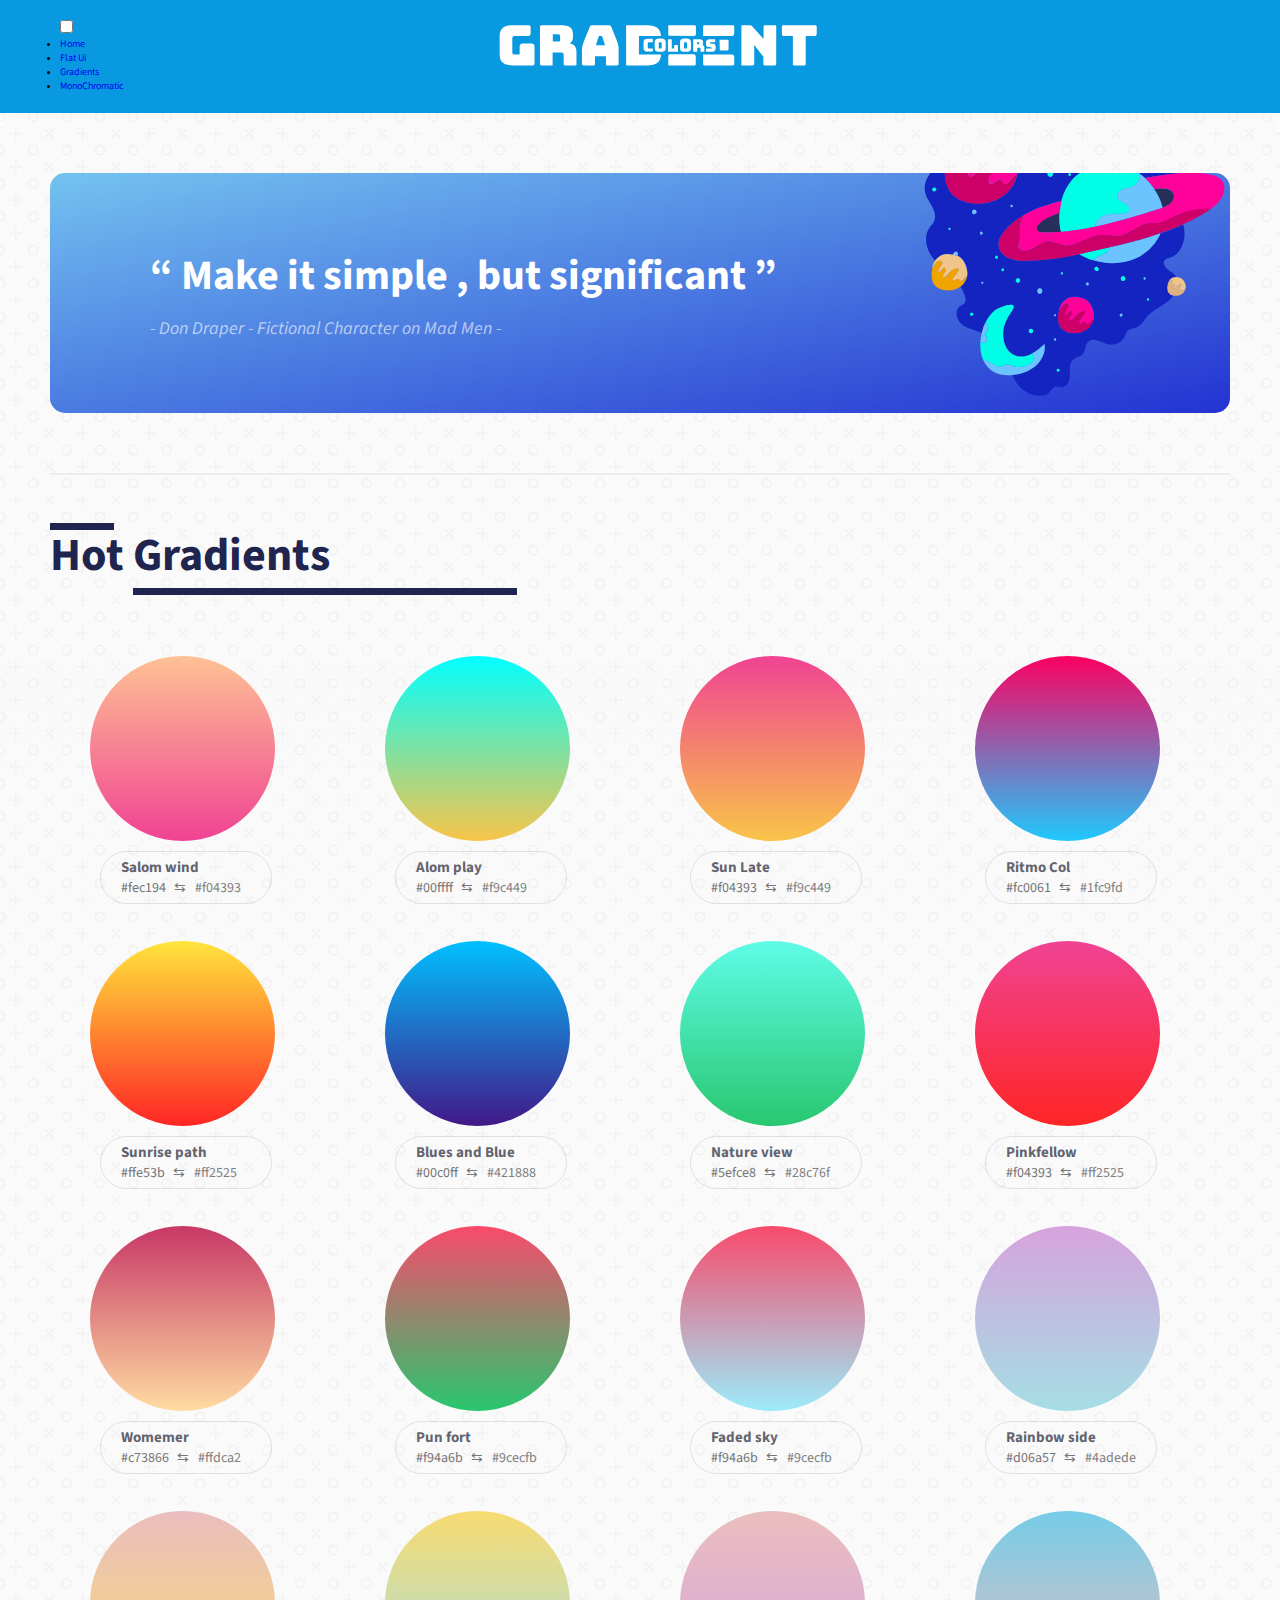
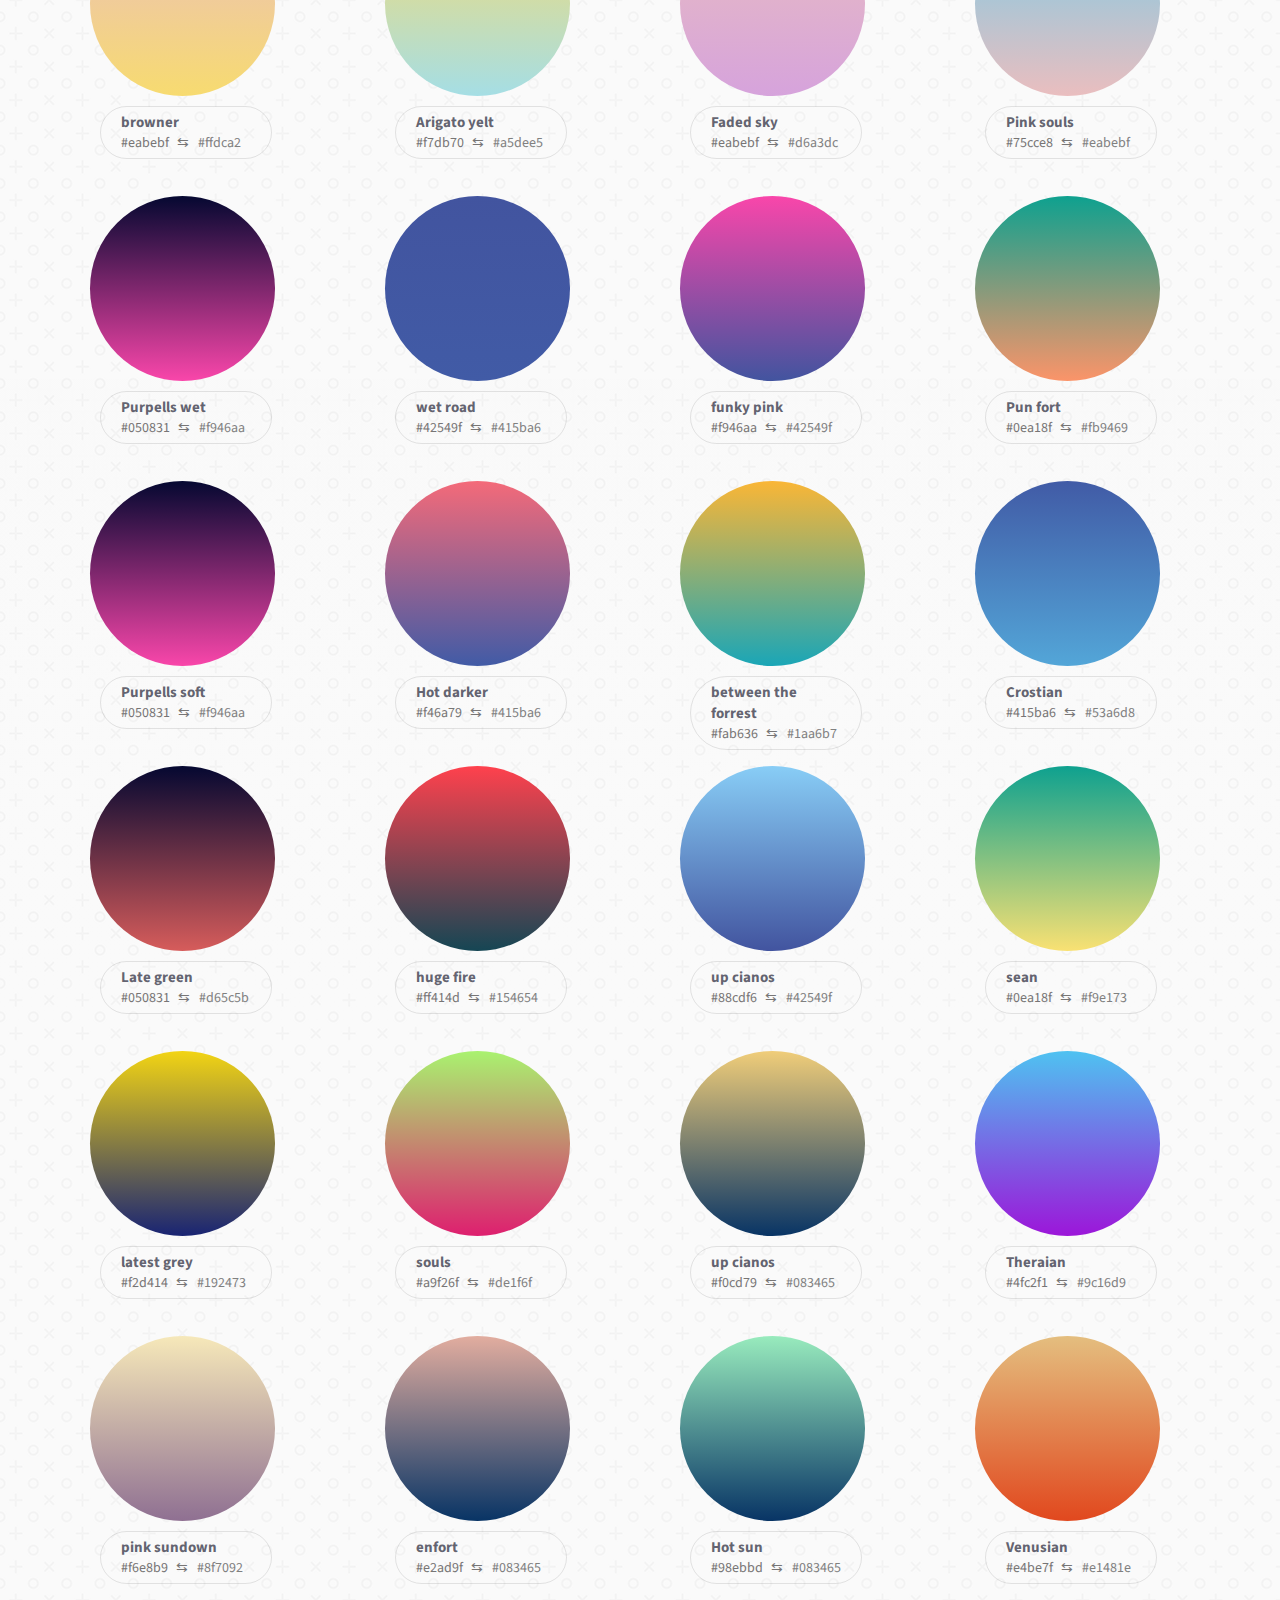
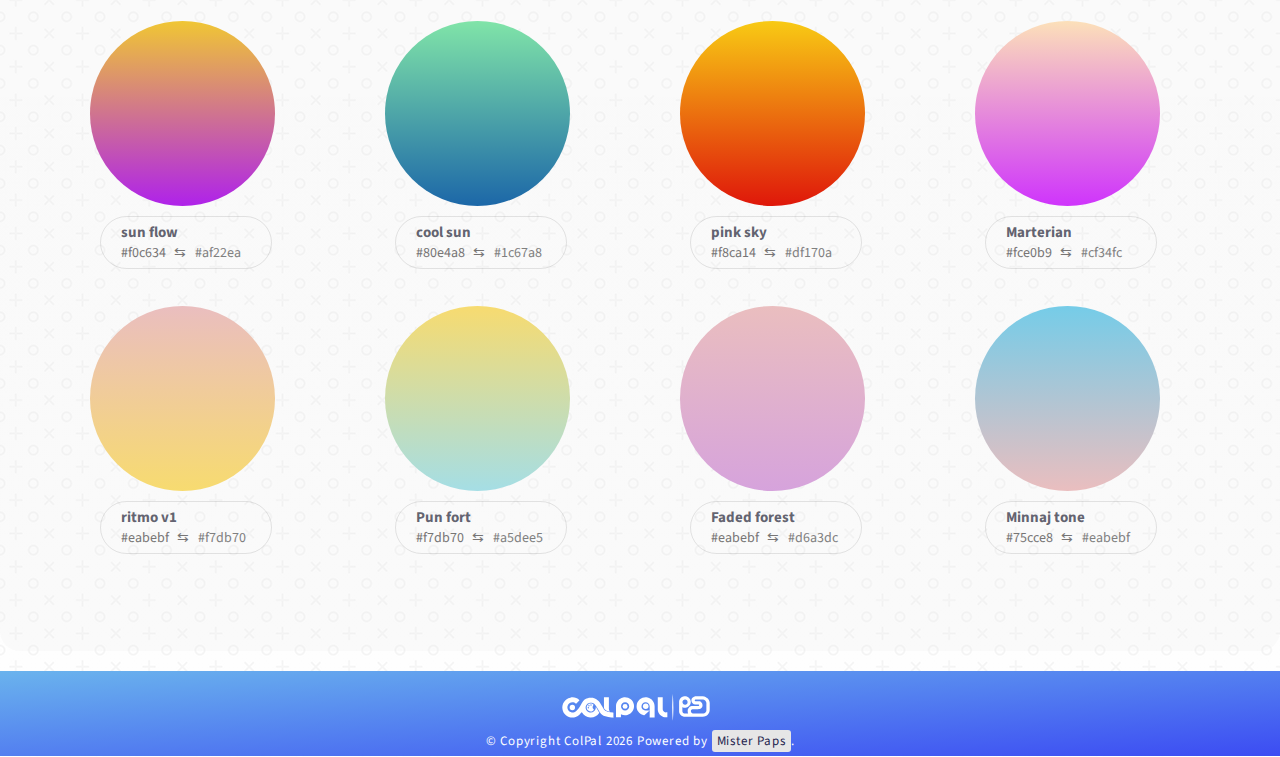
<file: gradients/gradients.html>
<!DOCTYPE html>
<html lang="en">

<head>
    <!-- =================== Social =================== -->
    <meta charset="UTF-8">
    <!-- =================== Favicon =================== -->
    <link rel="apple-touch-icon" sizes="180x180" href="../assets/img/favicon/apple-touch-icon.png">
    <link rel="icon" type="image/png" sizes="32x32" href="../assets/img/favicon/favicon-32x32.png">
    <link rel="icon" type="image/png" sizes="16x16" href="../assets/img/favicon/favicon-16x16.png">
    <link rel="manifest" href="../assets/img/favicon/site.webmanifest">
    <link rel="mask-icon" href="../assets/img/favicon/safari-pinned-tab.svg" color="#5bbad5">
    <meta name="msapplication-TileColor" content="#0999e0">
    <meta name="theme-color" content="#0999e0">
    <!-- =================== fonts =================== -->
    <link href="https://fonts.googleapis.com/css2?family=Source+Sans+Pro:ital,wght@0,400;0,700;1,400&display=swap"
        rel="stylesheet">
    <meta name="viewport" content="width=device-width, initial-scale=1.0">
    <meta http-equiv="X-UA-Compatible" content="ie=edge">
    <!-- =================== Stylesheets =================== -->
    <link rel="stylesheet" href="../assets/style.css">
    <link rel="stylesheet" href="../assets/font/ionicons.css">
    <link rel="stylesheet" href="../assets/colors.css">
    <title>Hot and Cold Gradients &mdash; Colpal</title>
</head>

<body>
    <header class="header">
        <nav class="header__nav header__nav--bg">
            <div class="header__logo--right">
                <div class="menu--box">
                    <label class="menu--box">
                        <input type='checkbox'>
                        <span class='menu'>
                            <span class='hamburger'></span>
                        </span>
                        <ul>
                            <li>
                                <a href='../index.html'>Home</a>
                            </li>
                            <li>
                                <a href='../flatui/flatui.html'>Flat Ui</a>
                            </li>
                            <li>
                                <a href='../gradients/gradients.html'>Gradients</a>
                            </li>
                            <li>
                                <a href='../monochromatic/monochromatic.html'>MonoChromatic</a>
                            </li>
                        </ul>
                    </label>
                </div>
            </div>
            <div class="nav--title">
                <a href="../index.html"><img src="../assets/img/title-1.svg" alt="logotype" srcset=""> </a>
            </div>
            <div>

            </div>

        </nav>

    </header>
    <main class="body">
        <section class="pallets">
            <div class="home_quote--content bg-1 curves">
                <div class="home_quote--Box__image__gradients temp curves">
                    <div class="home_quote--Box__content">
                        <q class="home_quote--content__q">
                            Make it simple , but significant
                        </q>
                        <span>Don Draper - Fictional Character on Mad Men</span>
                    </div>

                </div>
            </div>
        </section>


        <section class="pallets">
            <div class="hot-pallets">
                <div class="hot-pallets__h1">
                    <h2> <span class="underline--1">Hot </span> <span class="underline--2">Gradients</span> </h2>
                </div>
                <!-- Line 1-->
                <div class="pallets__display">
                    <div class="pallets__display--conteiner">
                        <div class="pallets__display--background rounded hot-1"
                            onclick="copyToClipboard('#fec194 > #f04393')">
                            <div class="flat-colors--copy">
                                <img class="flat-colors--copy__img" src="../assets/img/copy-1.svg" alt="icon for copy"
                                    srcset="">
                                <p>copy!!</p>
                            </div>
                        </div>
                        <div class="pallets__display--text rounded">
                            <h4>Salom wind</h4>
                            <ul>
                                <li>#fec194</li> <span> &LeftArrowRightArrow;</span>
                                <li>#f04393</li>
                            </ul>
                        </div>
                    </div>
                    <div class="pallets__display--conteiner ">
                        <div class="pallets__display--background rounded hot-2"
                            onclick="copyToClipboard('#00ffff > #f9c449')">
                            <div class="flat-colors--copy">
                                <img class="flat-colors--copy__img" src="../assets/img/copy-1.svg" alt="icon for copy"
                                    srcset="">
                                <p>copy!!</p>
                            </div>
                        </div>
                        <div class="pallets__display--text rounded">
                            <h4>Alom play</h4>
                            <ul>
                                <li>#00ffff</li> <span> &LeftArrowRightArrow;</span>
                                <li>#f9c449</li>
                            </ul>
                        </div>
                    </div>
                    <div class="pallets__display--conteiner ">
                        <div class="pallets__display--background rounded hot-3"
                            onclick="copyToClipboard('#f04393 > #f9c449')">
                            <div class="flat-colors--copy">
                                <img class="flat-colors--copy__img" src="../assets/img/copy-1.svg" alt="icon for copy"
                                    srcset="">
                                <p>copy!!</p>
                            </div>
                        </div>
                        <div class="pallets__display--text rounded">
                            <h4>Sun Late</h4>
                            <ul>
                                <li>#f04393</li> <span> &LeftArrowRightArrow;</span>
                                <li>#f9c449</li>
                            </ul>
                        </div>
                    </div>
                    <div class="pallets__display--conteiner ">
                        <div class="pallets__display--background rounded hot-4"
                            onclick="copyToClipboard('#fc0061 > #1fc9fd')">
                            <div class="flat-colors--copy">
                                <img class="flat-colors--copy__img" src="../assets/img/copy-1.svg" alt="icon for copy"
                                    srcset="">
                                <p>copy!!</p>
                            </div>
                        </div>
                        <div class="pallets__display--text rounded">
                            <h4>Ritmo Col</h4>
                            <ul>
                                <li>#fc0061</li> <span> &LeftArrowRightArrow;</span>
                                <li>#1fc9fd</li>
                            </ul>
                        </div>
                    </div>
                </div>
                <!-- Line 2-->
                <div class="pallets__display">
                    <div class="pallets__display--conteiner">
                        <div class="pallets__display--background rounded hot-5"
                            onclick="copyToClipboard('#ffe53b > #ff2525')">
                            <div class="flat-colors--copy">
                                <img class="flat-colors--copy__img" src="../assets/img/copy-1.svg" alt="icon for copy"
                                    srcset="">
                                <p>copy!!</p>
                            </div>
                        </div>
                        <div class="pallets__display--text rounded">
                            <h4>Sunrise path</h4>
                            <ul>
                                <li>#ffe53b</li> <span> &LeftArrowRightArrow;</span>
                                <li>#ff2525</li>
                            </ul>
                        </div>
                    </div>
                    <div class="pallets__display--conteiner ">
                        <div class="pallets__display--background rounded hot-6"
                            onclick="copyToClipboard('#00c0ff > #421888')">
                            <div class="flat-colors--copy">
                                <img class="flat-colors--copy__img" src="../assets/img/copy-1.svg" alt="icon for copy"
                                    srcset="">
                                <p>copy!!</p>
                            </div>
                        </div>
                        <div class="pallets__display--text rounded">
                            <h4>Blues and Blue</h4>
                            <ul>
                                <li>#00c0ff</li> <span> &LeftArrowRightArrow;</span>
                                <li>#421888</li>
                            </ul>
                        </div>
                    </div>
                    <div class="pallets__display--conteiner ">
                        <div class="pallets__display--background rounded hot-7"
                            onclick="copyToClipboard('#5efce8 > #28c76f')">
                            <div class="flat-colors--copy">
                                <img class="flat-colors--copy__img" src="../assets/img/copy-1.svg" alt="icon for copy"
                                    srcset="">
                                <p>copy!!</p>
                            </div>
                        </div>
                        <div class="pallets__display--text rounded">
                            <h4>Nature view</h4>
                            <ul>
                                <li>#5efce8</li> <span> &LeftArrowRightArrow;</span>
                                <li>#28c76f</li>
                            </ul>
                        </div>
                    </div>
                    <div class="pallets__display--conteiner ">
                        <div class="pallets__display--background rounded hot-8"
                            onclick="copyToClipboard('#f04393 > #ff2525 ')">
                            <div class="flat-colors--copy">
                                <img class="flat-colors--copy__img" src="../assets/img/copy-1.svg" alt="icon for copy"
                                    srcset="">
                                <p>copy!!</p>
                            </div>
                        </div>
                        <div class="pallets__display--text rounded">
                            <h4>Pinkfellow</h4>
                            <ul>
                                <li>#f04393</li> <span> &LeftArrowRightArrow;</span>
                                <li>#ff2525</li>
                            </ul>
                        </div>
                    </div>
                </div>
                <!-- Line 3-->
                <div class="pallets__display">
                    <div class="pallets__display--conteiner">
                        <div class="pallets__display--background rounded hot-9"
                            onclick="copyToClipboard('#c73866 >  #ffdca2')">
                            <div class="flat-colors--copy">
                                <img class="flat-colors--copy__img" src="../assets/img/copy-1.svg" alt="icon for copy"
                                    srcset="">
                                <p>copy!!</p>
                            </div>
                        </div>
                        <div class="pallets__display--text rounded">
                            <h4>Womemer</h4>
                            <ul>
                                <li>#c73866</li> <span> &LeftArrowRightArrow;</span>
                                <li>#ffdca2</li>
                            </ul>
                        </div>
                    </div>
                    <div class="pallets__display--conteiner ">
                        <div class="pallets__display--background rounded hot-10"
                            onclick="copyToClipboard('#f94a6b > #9cecfb ')">
                            <div class="flat-colors--copy">
                                <img class="flat-colors--copy__img" src="../assets/img/copy-1.svg" alt="icon for copy"
                                    srcset="">
                                <p>copy!!</p>
                            </div>
                        </div>
                        <div class="pallets__display--text rounded">
                            <h4>Pun fort</h4>
                            <ul>
                                <li>#f94a6b</li> <span> &LeftArrowRightArrow;</span>
                                <li>#9cecfb</li>
                            </ul>
                        </div>
                    </div>
                    <div class="pallets__display--conteiner ">
                        <div class="pallets__display--background rounded hot-11"
                            onclick="copyToClipboard('#f94a6b > #9cecfb')">
                            <div class="flat-colors--copy">
                                <img class="flat-colors--copy__img" src="../assets/img/copy-1.svg" alt="icon for copy"
                                    srcset="">
                                <p>copy!!</p>
                            </div>
                        </div>
                        <div class="pallets__display--text rounded">
                            <h4>Faded sky</h4>
                            <ul>
                                <li>#f94a6b</li> <span> &LeftArrowRightArrow;</span>
                                <li>#9cecfb</li>
                            </ul>
                        </div>
                    </div>
                    <div class="pallets__display--conteiner ">
                        <div class="pallets__display--background rounded hot-12"
                            onclick="copyToClipboard('#d06a57 > #4adede')">
                            <div class="flat-colors--copy">
                                <img class="flat-colors--copy__img" src="../assets/img/copy-1.svg" alt="icon for copy"
                                    srcset="">
                                <p>copy!!</p>
                            </div>
                        </div>
                        <div class="pallets__display--text rounded">
                            <h4>Rainbow side</h4>
                            <ul>
                                <li>#d06a57</li> <span> &LeftArrowRightArrow;</span>
                                <li>#4adede</li>
                            </ul>
                        </div>
                    </div>
                </div>
                <!-- Line 4-->
                <div class="pallets__display">
                    <div class="pallets__display--conteiner">
                        <div class="pallets__display--background rounded hot-13"
                            onclick="copyToClipboard('#eabebf,#f7db70')">
                            <div class="flat-colors--copy">
                                <img class="flat-colors--copy__img" src="../assets/img/copy-1.svg" alt="icon for copy"
                                    srcset="">
                                <p>copy!!</p>
                            </div>
                        </div>
                        <div class="pallets__display--text rounded">
                            <h4>browner</h4>
                            <ul>
                                <li>#eabebf</li> <span> &LeftArrowRightArrow;</span>
                                <li>#ffdca2</li>
                            </ul>
                        </div>
                    </div>
                    <div class="pallets__display--conteiner ">
                        <div class="pallets__display--background rounded hot-14"
                            onclick="copyToClipboard('#f7db70,#a5dee5')">
                            <div class="flat-colors--copy">
                                <img class="flat-colors--copy__img" src="../assets/img/copy-1.svg" alt="icon for copy"
                                    srcset="">
                                <p>copy!!</p>
                            </div>
                        </div>
                        <div class="pallets__display--text rounded">
                            <h4>Arigato yelt</h4>
                            <ul>
                                <li>#f7db70</li> <span> &LeftArrowRightArrow;</span>
                                <li>#a5dee5</li>
                            </ul>
                        </div>
                    </div>
                    <div class="pallets__display--conteiner ">
                        <div class="pallets__display--background rounded hot-15"
                            onclick="copyToClipboard('#eabebf,#d6a3dc')">
                            <div class="flat-colors--copy">
                                <img class="flat-colors--copy__img" src="../assets/img/copy-1.svg" alt="icon for copy"
                                    srcset="">
                                <p>copy!!</p>
                            </div>
                        </div>
                        <div class="pallets__display--text rounded">
                            <h4>Faded sky</h4>
                            <ul>
                                <li>#eabebf</li> <span> &LeftArrowRightArrow;</span>
                                <li>#d6a3dc</li>
                            </ul>
                        </div>
                    </div>
                    <div class="pallets__display--conteiner ">
                        <div class="pallets__display--background rounded hot-16"
                            onclick="copyToClipboard('#75cce8, #eabebf')">
                            <div class="flat-colors--copy">
                                <img class="flat-colors--copy__img" src="../assets/img/copy-1.svg" alt="icon for copy"
                                    srcset="">
                                <p>copy!!</p>
                            </div>
                        </div>
                        <div class="pallets__display--text rounded">
                            <h4>Pink souls</h4>
                            <ul>
                                <li>#75cce8</li> <span> &LeftArrowRightArrow;</span>
                                <li>#eabebf</li>
                            </ul>
                        </div>
                    </div>
                </div>
                <!-- Line 5-->
                <div class="pallets__display">
                    <div class="pallets__display--conteiner">
                        <div class="pallets__display--background rounded hot-17"
                            onclick="copyToClipboard('#050831,#f946aa')">
                            <div class="flat-colors--copy">
                                <img class="flat-colors--copy__img" src="../assets/img/copy-1.svg" alt="icon for copy"
                                    srcset="">
                                <p>copy!!</p>
                            </div>
                        </div>
                        <div class="pallets__display--text rounded">
                            <h4>Purpells wet</h4>
                            <ul>
                                <li>#050831</li> <span> &LeftArrowRightArrow;</span>
                                <li>#f946aa</li>
                            </ul>
                        </div>
                    </div>
                    <div class="pallets__display--conteiner ">
                        <div class="pallets__display--background rounded hot-18"
                            onclick="copyToClipboard('#42549f,#415ba6')">
                            <div class="flat-colors--copy">
                                <img class="flat-colors--copy__img" src="../assets/img/copy-1.svg" alt="icon for copy"
                                    srcset="">
                                <p>copy!!</p>
                            </div>
                        </div>
                        <div class="pallets__display--text rounded">
                            <h4>wet road</h4>
                            <ul>
                                <li>#42549f</li> <span> &LeftArrowRightArrow;</span>
                                <li>#415ba6</li>
                            </ul>
                        </div>
                    </div>
                    <div class="pallets__display--conteiner ">
                        <div class="pallets__display--background rounded hot-19"
                            onclick="copyToClipboard('(#f946aa,#42549f')">
                            <div class="flat-colors--copy">
                                <img class="flat-colors--copy__img" src="../assets/img/copy-1.svg" alt="icon for copy"
                                    srcset="">
                                <p>copy!!</p>
                            </div>
                        </div>
                        <div class="pallets__display--text rounded">
                            <h4>funky pink</h4>
                            <ul>
                                <li>#f946aa</li> <span> &LeftArrowRightArrow;</span>
                                <li>#42549f</li>
                            </ul>
                        </div>
                    </div>
                    <div class="pallets__display--conteiner ">
                        <div class="pallets__display--background rounded hot-20"
                            onclick="copyToClipboard('#0ea18f, #fb9469')">
                            <div class="flat-colors--copy">
                                <img class="flat-colors--copy__img" src="../assets/img/copy-1.svg" alt="icon for copy"
                                    srcset="">
                                <p>copy!!</p>
                            </div>
                        </div>
                        <div class="pallets__display--text rounded">
                            <h4>Pun fort</h4>
                            <ul>
                                <li>#0ea18f</li> <span> &LeftArrowRightArrow;</span>
                                <li>#fb9469</li>
                            </ul>
                        </div>
                    </div>
                </div>
                <!-- Line 6-->
                <div class="pallets__display">
                    <div class="pallets__display--conteiner">
                        <div class="pallets__display--background rounded hot-21"
                            onclick="copyToClipboard('#050831,#f946aa')">
                            <div class="flat-colors--copy">
                                <img class="flat-colors--copy__img" src="../assets/img/copy-1.svg" alt="icon for copy"
                                    srcset="">
                                <p>copy!!</p>
                            </div>
                        </div>
                        <div class="pallets__display--text rounded">
                            <h4>Purpells soft</h4>
                            <ul>
                                <li>#050831</li> <span> &LeftArrowRightArrow;</span>
                                <li>#f946aa</li>
                            </ul>
                        </div>
                    </div>
                    <div class="pallets__display--conteiner ">
                        <div class="pallets__display--background rounded hot-22"
                            onclick="copyToClipboard('#f46a79,#415ba6 ')">
                            <div class="flat-colors--copy">
                                <img class="flat-colors--copy__img" src="../assets/img/copy-1.svg" alt="icon for copy"
                                    srcset="">
                                <p>copy!!</p>
                            </div>
                        </div>
                        <div class="pallets__display--text rounded">
                            <h4>Hot darker</h4>
                            <ul>
                                <li>#f46a79</li> <span> &LeftArrowRightArrow;</span>
                                <li>#415ba6</li>
                            </ul>
                        </div>
                    </div>
                    <div class="pallets__display--conteiner ">
                        <div class="pallets__display--background rounded hot-23"
                            onclick="copyToClipboard('#fab636,#1aa6b7')">
                            <div class="flat-colors--copy">
                                <img class="flat-colors--copy__img" src="../assets/img/copy-1.svg" alt="icon for copy"
                                    srcset="">
                                <p>copy!!</p>
                            </div>
                        </div>
                        <div class="pallets__display--text rounded">
                            <h4>between the forrest</h4>
                            <ul>
                                <li>#fab636</li> <span> &LeftArrowRightArrow;</span>
                                <li>#1aa6b7</li>
                            </ul>
                        </div>
                    </div>
                    <div class="pallets__display--conteiner ">
                        <div class="pallets__display--background rounded hot-24"
                            onclick="copyToClipboard('#415ba6, #53a6d8')">
                            <div class="flat-colors--copy">
                                <img class="flat-colors--copy__img" src="../assets/img/copy-1.svg" alt="icon for copy"
                                    srcset="">
                                <p>copy!!</p>
                            </div>
                        </div>
                        <div class="pallets__display--text rounded">
                            <h4>Crostian</h4>
                            <ul>
                                <li>#415ba6</li> <span> &LeftArrowRightArrow;</span>
                                <li>#53a6d8</li>
                            </ul>
                        </div>
                    </div>
                </div>
                <!-- Line 7-->
                <div class="pallets__display">
                    <div class="pallets__display--conteiner">
                        <div class="pallets__display--background rounded hot-25"
                            onclick="copyToClipboard('#050831,#d65c5b')">
                            <div class="flat-colors--copy">
                                <img class="flat-colors--copy__img" src="../assets/img/copy-1.svg" alt="icon for copy"
                                    srcset="">
                                <p>copy!!</p>
                            </div>
                        </div>
                        <div class="pallets__display--text rounded">
                            <h4>Late green</h4>
                            <ul>
                                <li>#050831</li> <span> &LeftArrowRightArrow;</span>
                                <li>#d65c5b</li>
                            </ul>
                        </div>
                    </div>
                    <div class="pallets__display--conteiner ">
                        <div class="pallets__display--background rounded hot-26"
                            onclick="copyToClipboard('#ff414d,#154654')">
                            <div class="flat-colors--copy">
                                <img class="flat-colors--copy__img" src="../assets/img/copy-1.svg" alt="icon for copy"
                                    srcset="">
                                <p>copy!!</p>
                            </div>
                        </div>
                        <div class="pallets__display--text rounded">
                            <h4>huge fire</h4>
                            <ul>
                                <li>#ff414d</li> <span> &LeftArrowRightArrow;</span>
                                <li>#154654</li>
                            </ul>
                        </div>
                    </div>
                    <div class="pallets__display--conteiner ">
                        <div class="pallets__display--background rounded hot-27"
                            onclick="copyToClipboard('#88cdf6,#42549f')">
                            <div class="flat-colors--copy">
                                <img class="flat-colors--copy__img" src="../assets/img/copy-1.svg" alt="icon for copy"
                                    srcset="">
                                <p>copy!!</p>
                            </div>
                        </div>
                        <div class="pallets__display--text rounded">
                            <h4>up cianos</h4>
                            <ul>
                                <li>#88cdf6</li> <span> &LeftArrowRightArrow;</span>
                                <li>#42549f</li>
                            </ul>
                        </div>
                    </div>
                    <div class="pallets__display--conteiner ">
                        <div class="pallets__display--background rounded hot-28"
                            onclick="copyToClipboard('#0ea18f, #f9e173')">
                            <div class="flat-colors--copy">
                                <img class="flat-colors--copy__img" src="../assets/img/copy-1.svg" alt="icon for copy"
                                    srcset="">
                                <p>copy!!</p>
                            </div>
                        </div>
                        <div class="pallets__display--text rounded">
                            <h4>sean</h4>
                            <ul>
                                <li>#0ea18f</li> <span> &LeftArrowRightArrow;</span>
                                <li>#f9e173</li>
                            </ul>
                        </div>
                    </div>
                </div>
                <!-- Line 8-->
                <div class="pallets__display">
                    <div class="pallets__display--conteiner">
                        <div class="pallets__display--background rounded hot-29"
                            onclick="copyToClipboard('#f2d414,#192473')">
                            <div class="flat-colors--copy">
                                <img class="flat-colors--copy__img" src="../assets/img/copy-1.svg" alt="icon for copy"
                                    srcset="">
                                <p>copy!!</p>
                            </div>
                        </div>
                        <div class="pallets__display--text rounded">
                            <h4>latest grey</h4>
                            <ul>
                                <li>#f2d414</li> <span> &LeftArrowRightArrow;</span>
                                <li>#192473</li>
                            </ul>
                        </div>
                    </div>
                    <div class="pallets__display--conteiner ">
                        <div class="pallets__display--background rounded hot-30"
                            onclick="copyToClipboard('#a9f26f,#de1f6f')">
                            <div class="flat-colors--copy">
                                <img class="flat-colors--copy__img" src="../assets/img/copy-1.svg" alt="icon for copy"
                                    srcset="">
                                <p>copy!!</p>
                            </div>
                        </div>
                        <div class="pallets__display--text rounded">
                            <h4>souls </h4>
                            <ul>
                                <li>#a9f26f</li> <span> &LeftArrowRightArrow;</span>
                                <li>#de1f6f</li>
                            </ul>
                        </div>
                    </div>
                    <div class="pallets__display--conteiner ">
                        <div class="pallets__display--background rounded hot-31"
                            onclick="copyToClipboard('#f0cd79,#083465')">
                            <div class="flat-colors--copy">
                                <img class="flat-colors--copy__img" src="../assets/img/copy-1.svg" alt="icon for copy"
                                    srcset="">
                                <p>copy!!</p>
                            </div>
                        </div>
                        <div class="pallets__display--text rounded">
                            <h4>up cianos</h4>
                            <ul>
                                <li>#f0cd79</li> <span> &LeftArrowRightArrow;</span>
                                <li>#083465</li>
                            </ul>
                        </div>
                    </div>
                    <div class="pallets__display--conteiner ">
                        <div class="pallets__display--background rounded hot-32"
                            onclick="copyToClipboard('#4fc2f1,#9c16d9')">
                            <div class="flat-colors--copy">
                                <img class="flat-colors--copy__img" src="../assets/img/copy-1.svg" alt="icon for copy"
                                    srcset="">
                                <p>copy!!</p>
                            </div>
                        </div>
                        <div class="pallets__display--text rounded">
                            <h4>Theraian</h4>
                            <ul>
                                <li>#4fc2f1</li> <span> &LeftArrowRightArrow;</span>
                                <li>#9c16d9</li>
                            </ul>
                        </div>
                    </div>
                </div>
                <!-- Line 9-->
                <div class="pallets__display">
                    <div class="pallets__display--conteiner">
                        <div class="pallets__display--background rounded hot-33"
                            onclick="copyToClipboard('#f6e8b9,#8f7092')">
                            <div class="flat-colors--copy">
                                <img class="flat-colors--copy__img" src="../assets/img/copy-1.svg" alt="icon for copy"
                                    srcset="">
                                <p>copy!!</p>
                            </div>
                        </div>
                        <div class="pallets__display--text rounded">
                            <h4>pink sundown</h4>
                            <ul>
                                <li>#f6e8b9</li> <span> &LeftArrowRightArrow;</span>
                                <li>#8f7092</li>
                            </ul>
                        </div>
                    </div>
                    <div class="pallets__display--conteiner ">
                        <div class="pallets__display--background rounded hot-34"
                            onclick="copyToClipboard('#e2ad9f,#083465')">
                            <div class="flat-colors--copy">
                                <img class="flat-colors--copy__img" src="../assets/img/copy-1.svg" alt="icon for copy"
                                    srcset="">
                                <p>copy!!</p>
                            </div>
                        </div>
                        <div class="pallets__display--text rounded">
                            <h4>enfort</h4>
                            <ul>
                                <li>#e2ad9f</li> <span> &LeftArrowRightArrow;</span>
                                <li>#083465</li>
                            </ul>
                        </div>
                    </div>
                    <div class="pallets__display--conteiner ">
                        <div class="pallets__display--background rounded hot-35"
                            onclick="copyToClipboard('#98ebbd,#083465')">
                            <div class="flat-colors--copy">
                                <img class="flat-colors--copy__img" src="../assets/img/copy-1.svg" alt="icon for copy"
                                    srcset="">
                                <p>copy!!</p>
                            </div>
                        </div>
                        <div class="pallets__display--text rounded">
                            <h4>Hot sun</h4>
                            <ul>
                                <li>#98ebbd</li> <span> &LeftArrowRightArrow;</span>
                                <li>#083465</li>
                            </ul>
                        </div>
                    </div>
                    <div class="pallets__display--conteiner ">
                        <div class="pallets__display--background rounded hot-36"
                            onclick="copyToClipboard('#e4be7f,#e1481e')">
                            <div class="flat-colors--copy">
                                <img class="flat-colors--copy__img" src="../assets/img/copy-1.svg" alt="icon for copy"
                                    srcset="">
                                <p>copy!!</p>
                            </div>
                        </div>
                        <div class="pallets__display--text rounded">
                            <h4>Venusian</h4>
                            <ul>
                                <li>#e4be7f</li> <span> &LeftArrowRightArrow;</span>
                                <li>#e1481e</li>
                            </ul>
                        </div>
                    </div>
                </div>
                <!-- Line 10-->
                <div class="pallets__display">
                    <div class="pallets__display--conteiner">
                        <div class="pallets__display--background rounded hot-37"
                            onclick="copyToClipboard('#f0c634,#af22ea')">
                            <div class="flat-colors--copy">
                                <img class="flat-colors--copy__img" src="../assets/img/copy-1.svg" alt="icon for copy"
                                    srcset="">
                                <p>copy!!</p>
                            </div>
                        </div>
                        <div class="pallets__display--text rounded">
                            <h4>sun flow</h4>
                            <ul>
                                <li>#f0c634</li> <span> &LeftArrowRightArrow;</span>
                                <li>#af22ea</li>
                            </ul>
                        </div>
                    </div>
                    <div class="pallets__display--conteiner ">
                        <div class="pallets__display--background rounded hot-38"
                            onclick="copyToClipboard('#80e4a8,#1c67a8')">
                            <div class="flat-colors--copy">
                                <img class="flat-colors--copy__img" src="../assets/img/copy-1.svg" alt="icon for copy"
                                    srcset="">
                                <p>copy!!</p>
                            </div>
                        </div>
                        <div class="pallets__display--text rounded">
                            <h4>cool sun</h4>
                            <ul>
                                <li>#80e4a8</li> <span> &LeftArrowRightArrow;</span>
                                <li>#1c67a8</li>
                            </ul>
                        </div>
                    </div>
                    <div class="pallets__display--conteiner ">
                        <div class="pallets__display--background rounded hot-39"
                            onclick="copyToClipboard('#f8ca14,#df170a')">
                            <div class="flat-colors--copy">
                                <img class="flat-colors--copy__img" src="../assets/img/copy-1.svg" alt="icon for copy"
                                    srcset="">
                                <p>copy!!</p>
                            </div>
                        </div>
                        <div class="pallets__display--text rounded">
                            <h4>pink sky</h4>
                            <ul>
                                <li>#f8ca14</li> <span> &LeftArrowRightArrow;</span>
                                <li>#df170a</li>
                            </ul>
                        </div>
                    </div>
                    <div class="pallets__display--conteiner ">
                        <div class="pallets__display--background rounded hot-40"
                            onclick="copyToClipboard('#fce0b9,#cf34fc')">
                            <div class="flat-colors--copy">
                                <img class="flat-colors--copy__img" src="../assets/img/copy-1.svg" alt="icon for copy"
                                    srcset="">
                                <p>copy!!</p>
                            </div>
                        </div>
                        <div class="pallets__display--text rounded">
                            <h4>Marterian</h4>
                            <ul>
                                <li>#fce0b9</li> <span> &LeftArrowRightArrow;</span>
                                <li>#cf34fc</li>
                            </ul>
                        </div>
                    </div>
                </div>
                <!-- Line 11-->
                <div class="pallets__display">
                    <div class="pallets__display--conteiner">
                        <div class="pallets__display--background rounded hot-41"
                            onclick="copyToClipboard('#eabebf,#f7db70')">
                            <div class="flat-colors--copy">
                                <img class="flat-colors--copy__img" src="../assets/img/copy-1.svg" alt="icon for copy"
                                    srcset="">
                                <p>copy!!</p>
                            </div>
                        </div>
                        <div class="pallets__display--text rounded">
                            <h4>ritmo v1</h4>
                            <ul>
                                <li>#eabebf</li> <span> &LeftArrowRightArrow;</span>
                                <li>#f7db70</li>
                            </ul>
                        </div>
                    </div>
                    <div class="pallets__display--conteiner ">
                        <div class="pallets__display--background rounded hot-42"
                            onclick="copyToClipboard('#f7db70,#a5dee5')">
                            <div class="flat-colors--copy">
                                <img class="flat-colors--copy__img" src="../assets/img/copy-1.svg" alt="icon for copy"
                                    srcset="">
                                <p>copy!!</p>
                            </div>
                        </div>
                        <div class="pallets__display--text rounded">
                            <h4>Pun fort</h4>
                            <ul>
                                <li>#f7db70</li> <span> &LeftArrowRightArrow;</span>
                                <li>#a5dee5</li>
                            </ul>
                        </div>
                    </div>
                    <div class="pallets__display--conteiner ">
                        <div class="pallets__display--background rounded hot-43"
                            onclick="copyToClipboard('#eabebf,#d6a3dc')">
                            <div class="flat-colors--copy">
                                <img class="flat-colors--copy__img" src="../assets/img/copy-1.svg" alt="icon for copy"
                                    srcset="">
                                <p>copy!!</p>
                            </div>
                        </div>
                        <div class="pallets__display--text rounded">
                            <h4>Faded forest</h4>
                            <ul>
                                <li>#eabebf</li> <span> &LeftArrowRightArrow;</span>
                                <li>#d6a3dc</li>
                            </ul>
                        </div>
                    </div>
                    <div class="pallets__display--conteiner ">
                        <div class="pallets__display--background rounded hot-44"
                            onclick="copyToClipboard('#75cce8, #eabebf')">
                            <div class="flat-colors--copy">
                                <img class="flat-colors--copy__img" src="../assets/img/copy-1.svg" alt="icon for copy"
                                    srcset="">
                                <p>copy!!</p>
                            </div>
                        </div>
                        <div class="pallets__display--text rounded">
                            <h4>Minnaj tone</h4>
                            <ul>
                                <li>#75cce8</li> <span> &LeftArrowRightArrow;</span>
                                <li>#eabebf</li>
                            </ul>
                        </div>
                    </div>
                </div>
                <!-- <div class="hot-pallets__buttom">
                    <a class="buttom__normal buttom" href="more.html">load More</a>
                </div> -->
            </div>
        </section>
    </main>
    <footer class="footer">
        <div class="footer--logo">
            <img src="../assets/img/colpal-mrpaps.svg" alt="logotype" srcset="">
        </div>
        <h6>
            &copy; Copyright ColPal
            <script>var datas = new Date(); document.write(datas.getFullYear())</script></span> Powered by <a
                href="https://github.com/henriquechigumane" class="footer--mrpaps"> Mister Paps</a>.
        </h6>
    </footer>
</body>
</body>
<script type="text/javascript">
    function copyToClipboard(color) {
        var temp_TextArea = document.createElement("textarea");
        temp_TextArea.value = color;
        document.body.appendChild(temp_TextArea);
        temp_TextArea.select();
        document.execCommand('copy');
        document.body.removeChild(temp_TextArea);
    }
</script>

</html>
</file>
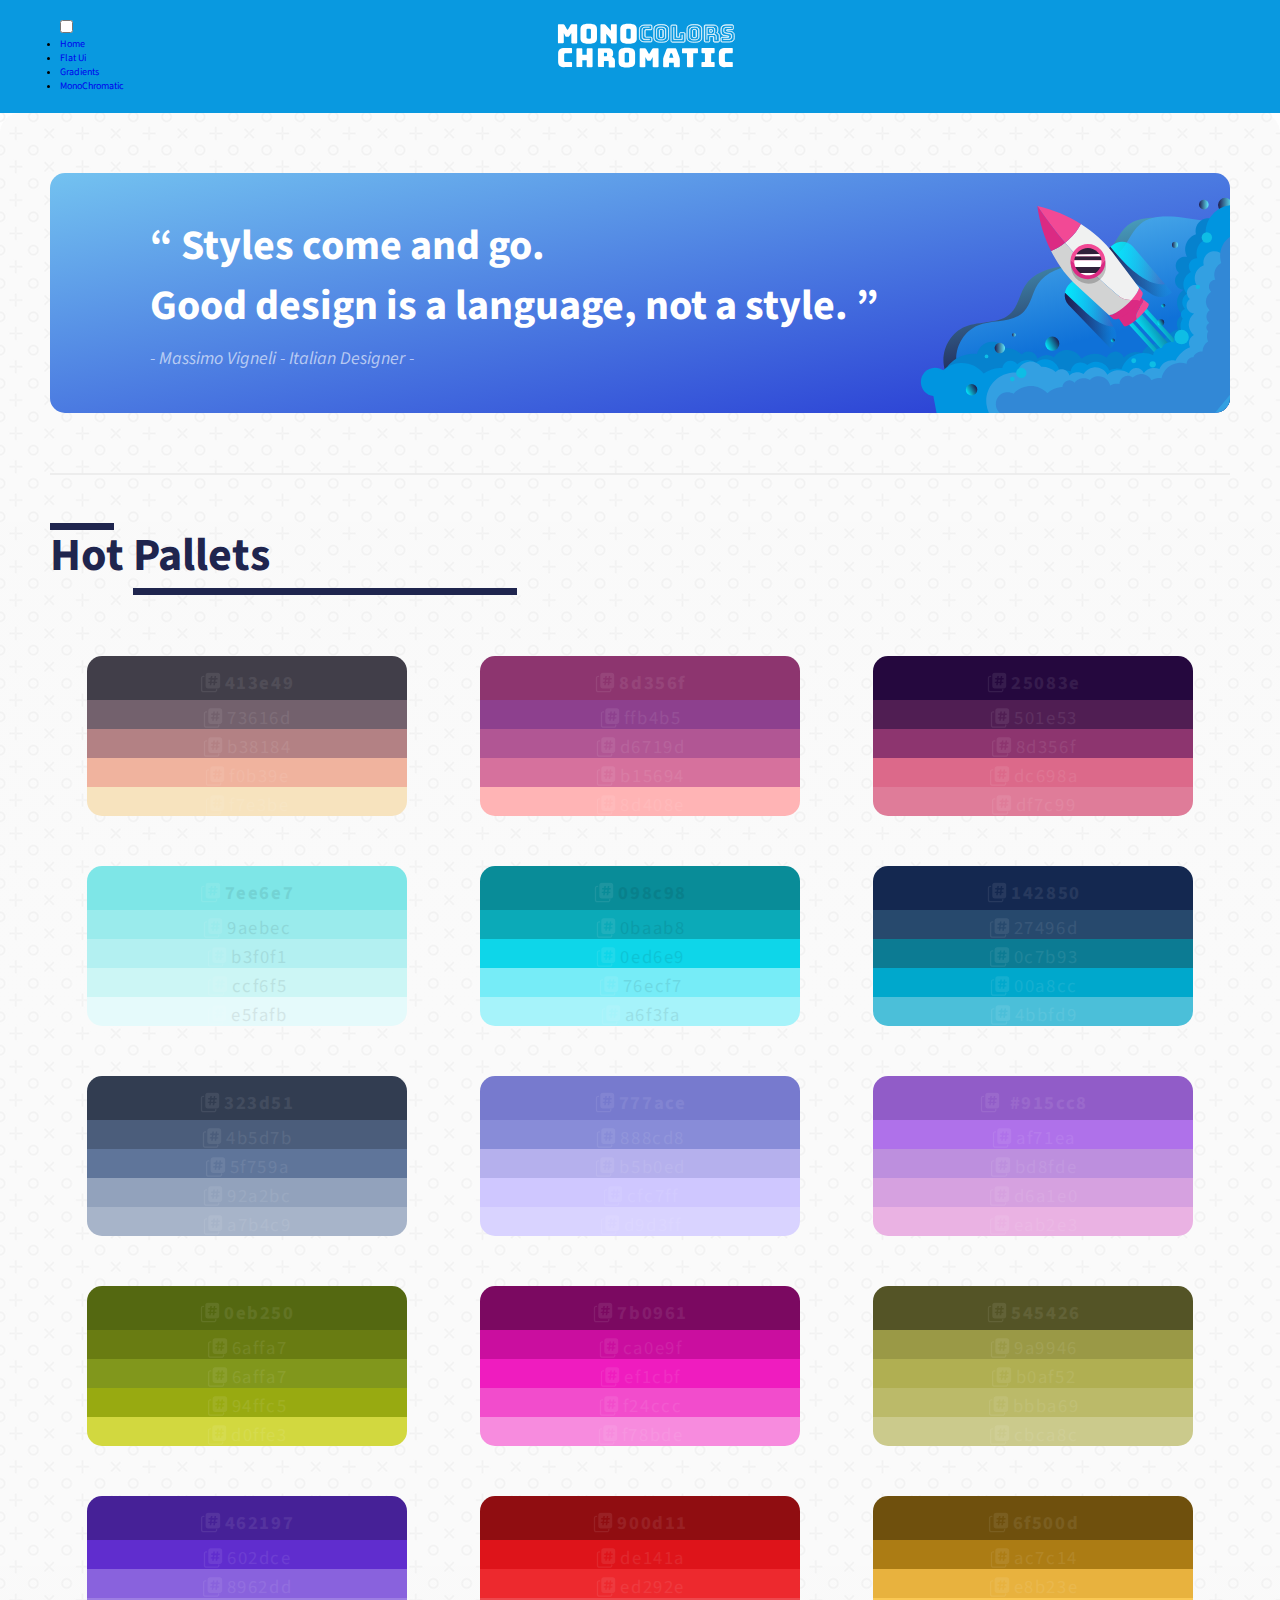
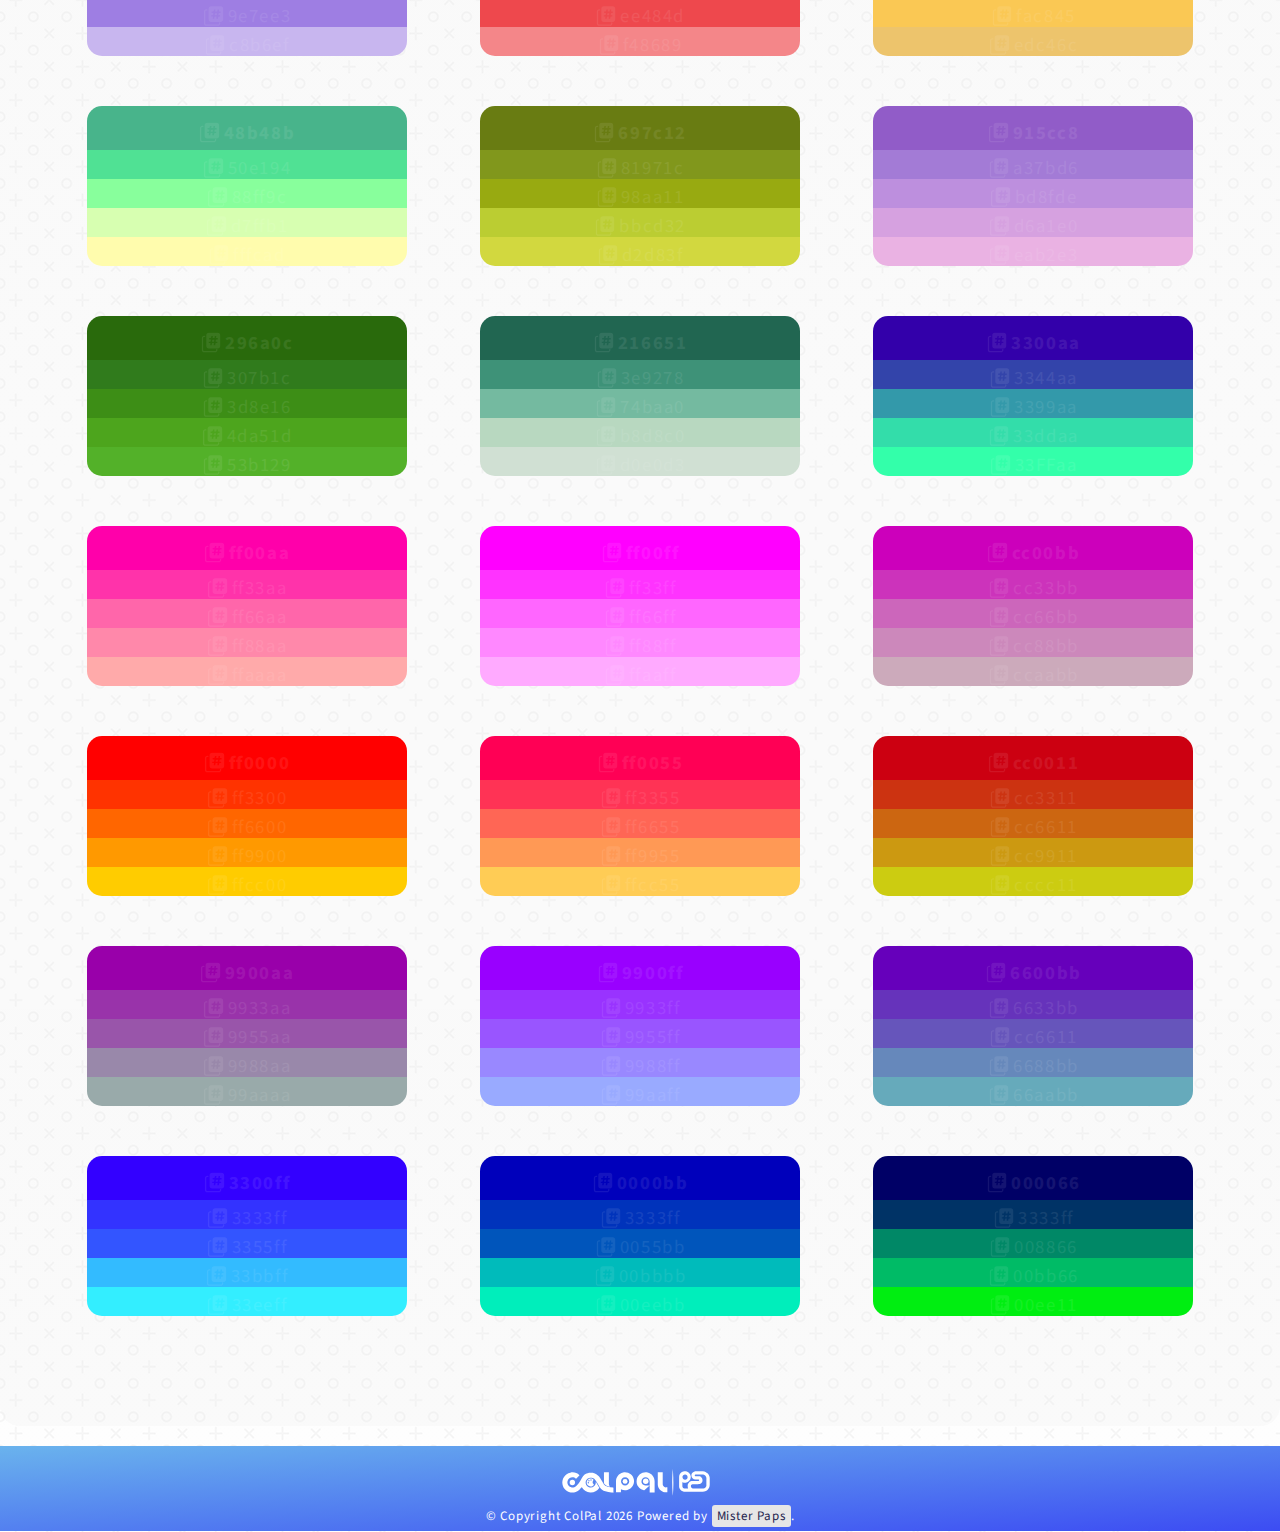
<file: monochromatic/monochromatic.html>
<!DOCTYPE html>
<html lang="en">

<head>
    <!-- =================== Social =================== -->
    <meta charset="UTF-8">
    <!-- =================== Favicon =================== -->
    <link rel="apple-touch-icon" sizes="180x180" href="../assets/img/favicon/apple-touch-icon.png">
    <link rel="icon" type="image/png" sizes="32x32" href="../assets/img/favicon/favicon-32x32.png">
    <link rel="icon" type="image/png" sizes="16x16" href="../assets/img/favicon/favicon-16x16.png">
    <link rel="manifest" href="../assets/img/favicon/site.webmanifest">
    <link rel="mask-icon" href="../assets/img/favicon/safari-pinned-tab.svg" color="#5bbad5">
    <meta name="msapplication-TileColor" content="#0999e0">
    <meta name="theme-color" content="#0999e0">
    <!-- =================== fonts =================== -->
    <link href="https://fonts.googleapis.com/css2?family=Source+Sans+Pro:ital,wght@0,400;0,700;1,400&display=swap"
        rel="stylesheet">
    <meta name="viewport" content="width=device-width, initial-scale=1.0">
    <meta http-equiv="X-UA-Compatible" content="ie=edge">
    <!-- =================== Stylesheets =================== -->
    <link rel="stylesheet" href="../assets/style.css">
    <link rel="stylesheet" href="../assets/font/ionicons.css">
    <link rel="stylesheet" href="../assets/colors.css">
    <title>Monochromatic Pallets &mdash; Colpal</title>
</head>

<body>
    <header class="header">
        <nav class="header__nav header__nav--bg">
            <div class="header__logo--right">
                <div class="menu--box">
                    <label class="menu--box">
                        <input type='checkbox'>
                        <span class='menu'>
                            <span class='hamburger'></span>
                        </span>
                        <ul>
                            <li>
                                <a href='../index.html'>Home</a>
                            </li>
                            <li>
                                <a href='../flatui/flatui.html'>Flat Ui</a>
                            </li>
                            <li>
                                <a href='../gradients/gradients.html'>Gradients</a>
                            </li>
                            <li>
                                <a href='../monochromatic/monochromatic.html'>MonoChromatic</a>
                            </li>
                        </ul>
                    </label>
                </div>
            </div>
            <div class="nav--title">
                <a href="../index.html"><img src="../assets/img/title-3.svg" alt="logotype" srcset=""></a>
            </div>
            <div>

            </div>
        </nav>

    </header>
    <main class="body">
        <section class="pallets">
            <div class="home_quote--content bg-1 curves">
                <div class="home_quote--Box__image__mono temp curves">
                    <div class="home_quote--Box__content">
                        <q class="home_quote--content__q">
                            Styles come and go.<br> Good design is a language, not a style.
                        </q>
                        <span>Massimo Vigneli - Italian Designer</span>
                    </div>
                    <div></div>
                </div>
            </div>
        </section>


        <section class="pallets">
            <div class="hot-pallets">
                <div class="hot-pallets ">
                    <div class="hot-pallets__h1">
                        <h2> <span class="underline--1"> Hot </span> <span class="underline--2"> Pallets</span> </h2>
                    </div>
                    <!-- Line 1-->
                    <div class="pallets__display">
                        <div class="pallets__display--conteiner__mono white">
                            <span onclick="copyToClipboard('#413e49')" class="mono-1 col-m-1 curves-top">
                                <p>413e49</p>
                            </span>
                            <span onclick="copyToClipboard('#4b5d7b')" class="mono-2 col-m-2 ">
                                <p>73616d</p>
                            </span>
                            <span onclick="copyToClipboard('#b38184')" class="mono-3 col-m-3 ">
                                <p>b38184</p>
                            </span>
                            <span onclick="copyToClipboard('#f0b39e')" class="mono-4 col-m-4 ">
                                <p>f0b39e</p>
                            </span>
                            <span onclick="copyToClipboard('#f7e3be')" class="mono-4 col-m-5 curves-bottom">
                                <p>f7e3be</p>
                            </span>
                        </div>
                        <div class="pallets__display--conteiner__mono white">
                            <span onclick="copyToClipboard('#8d356f')" class="mono-1 col-n-1 curves-top">
                                <p>8d356f</p>
                            </span>
                            <span onclick="copyToClipboard('#ffb4b5')" class="mono-2 col-n-2 ">
                                <p>ffb4b5</p>
                            </span>
                            <span onclick="copyToClipboard('#d6719d')" class="mono-3 col-n-3 ">
                                <p>d6719d</p>
                            </span>
                            <span onclick="copyToClipboard('#b15694')" class="mono-4 col-n-4 ">
                                <p>b15694</p>
                            </span>
                            <span onclick="copyToClipboard('#8d408e')" class="mono-4 col-n-5 curves-bottom">
                                <p>8d408e</p>
                            </span>
                        </div>
                        <div class="pallets__display--conteiner__mono white">
                            <span onclick="copyToClipboard('#25083e')" class="mono-1 col-o-1 curves-top">
                                <p>25083e</p>
                            </span>
                            <span onclick="copyToClipboard('#501e53')" class="mono-2 col-o-2 ">
                                <p>501e53</p>
                            </span>
                            <span onclick="copyToClipboard('#8d356f')" class="mono-3 col-o-3 ">
                                <p>8d356f</p>
                            </span>
                            <span onclick="copyToClipboard('#dc698a')" class="mono-4 col-o-4 ">
                                <p>dc698a</p>
                            </span>
                            <span onclick="copyToClipboard('#df7c99')" class="mono-4 col-o-5 curves-bottom">
                                <p>df7c99</p>
                            </span>
                        </div>
                    </div>
                    <!-- Line 2-->
                    <div class="pallets__display">
                        <div class="pallets__display--conteiner__mono black">
                            <span onclick="copyToClipboard('#7ee6e7')" class="mono-1 col-j-1 curves-top">
                                <p>7ee6e7</p>
                            </span>
                            <span onclick="copyToClipboard('#9aebec')" class="mono-2 col-j-2 ">
                                <p>9aebec</p>
                            </span>
                            <span onclick="copyToClipboard('#b3f0f1')" class="mono-3 col-j-3 ">
                                <p>b3f0f1</p>
                            </span>
                            <span onclick="copyToClipboard('#92a2bc')" class="mono-4 col-j-4 ">
                                <p>ccf6f5</p>
                            </span>
                            <span onclick="copyToClipboard('#e5fafb')" class="mono-4 col-j-5 curves-bottom">
                                <p>e5fafb</p>
                            </span>
                        </div>
                        <div class="pallets__display--conteiner__mono black">
                            <span onclick="copyToClipboard('#098c98')" class="mono-1 col-b-1 curves-top">
                                <p>098c98</p>
                            </span>
                            <span onclick="copyToClipboard('#0baab8')" class="mono-2 col-b-2 ">
                                <p>0baab8</p>
                            </span>
                            <span onclick="copyToClipboard('#0ed6e9')" class="mono-3 col-b-3 ">
                                <p>0ed6e9</p>
                            </span>
                            <span onclick="copyToClipboard('#76ecf7')" class="mono-4 col-b-4 ">
                                <p>76ecf7</p>
                            </span>
                            <span onclick="copyToClipboard('#a6f3fa')" class="mono-4 col-b-5 curves-bottom">
                                <p>a6f3fa</p>
                            </span>
                        </div>
                        <div class="pallets__display--conteiner__mono white">
                            <span onclick="copyToClipboard('#142850')" class="mono-1 col-a-1 curves-top">
                                <p>142850</p>
                            </span>
                            <span onclick="copyToClipboard('#27496d')" class="mono-2 col-a-2 ">
                                <p>27496d</p>
                            </span>
                            <span onclick="copyToClipboard('#0c7b93')" class="mono-3 col-a-3 ">
                                <p>0c7b93</p>
                            </span>
                            <span onclick="copyToClipboard('#00a8cc')" class="mono-4 col-a-4 ">
                                <p>00a8cc</p>
                            </span>
                            <span onclick="copyToClipboard('#4bbfd9')" class="mono-4 col-a-5 curves-bottom">
                                <p>4bbfd9</p>
                            </span>
                        </div>
                    </div>
                    <!-- Line 3-->
                    <div class="pallets__display">
                        <div class="pallets__display--conteiner__mono white">
                            <span onclick="copyToClipboard('#323d51')" class="mono-1 col-g-1 curves-top">
                                <p>323d51</p>
                            </span>
                            <span onclick="copyToClipboard('#4b5d7b')" class="mono-2 col-g-2 ">
                                <p>4b5d7b</p>
                            </span>
                            <span onclick="copyToClipboard('#5f759a')" class="mono-3 col-g-3 ">
                                <p>5f759a</p>
                            </span>
                            <span onclick="copyToClipboard('#92a2bc')" class="mono-4 col-g-4 ">
                                <p>92a2bc</p>
                            </span>
                            <span onclick="copyToClipboard('#a7b4c9')" class="mono-4 col-g-5 curves-bottom">
                                <p>a7b4c9</p>
                            </span>
                        </div>
                        <div class="pallets__display--conteiner__mono white">
                            <span onclick="copyToClipboard('#777ace')" class="mono-1 col-k-1 curves-top">
                                <p>777ace</p>
                            </span>
                            <span onclick="copyToClipboard('#888cd8')" class="mono-2 col-k-2 ">
                                <p>888cd8</p>
                            </span>
                            <span onclick="copyToClipboard('#b5b0ed')" class="mono-3 col-k-3 ">
                                <p>b5b0ed</p>
                            </span>
                            <span onclick="copyToClipboard('#cfc7ff')" class="mono-4 col-k-4 ">
                                <p>cfc7ff</p>
                            </span>
                            <span onclick="copyToClipboard('#d9d3ff')" class="mono-4 col-k-5 curves-bottom">
                                <p>d9d3ff</p>
                            </span>
                        </div>
                        <div class="pallets__display--conteiner__mono white">
                            <span onclick="copyToClipboard('#915cc8')" class="mono-1 col-l-1 curves-top">
                                <p> <span></span> #915cc8</p>
                            </span>
                            <span onclick="copyToClipboard('#af71ea')" class="mono-2 col-l-2 ">
                                <p>af71ea</p>
                            </span>
                            <span onclick="copyToClipboard('#bd8fde')" class="mono-3 col-l-3 ">
                                <p>bd8fde</p>
                            </span>
                            <span onclick="copyToClipboard('#d6a1e0')" class="mono-4 col-l-4 ">
                                <p>d6a1e0</p>
                            </span>
                            <span onclick="copyToClipboard('#eab2e3')" class="mono-4 col-l-5 curves-bottom">
                                <p>eab2e3</p>
                            </span>
                        </div>
                    </div>
                    <!-- Line 4-->
                    <div class="pallets__display">
                        <div class="pallets__display--conteiner__mono white">
                            <span onclick="copyToClipboard(' ')" class="mono-1 col-c-1 curves-top">
                                <p>0eb250</p>
                            </span>
                            <span onclick="copyToClipboard(' ')" class="mono-2 col-c-2 ">
                                <p>6affa7</p>
                            </span>
                            <span onclick="copyToClipboard(' ')" class="mono-3 col-c-3 ">
                                <p>6affa7</p>
                            </span>
                            <span onclick="copyToClipboard(' ')" class="mono-4 col-c-4 ">
                                <p>94ffc5</p>
                            </span>
                            <span onclick="copyToClipboard(' ')" class="mono-4 col-c-5 curves-bottom">
                                <p>d0ffe3</p>
                            </span>
                        </div>
                        <div class="pallets__display--conteiner__mono white">
                            <span onclick="copyToClipboard('#7b0961')" class="mono-1 col-h-1 curves-top">
                                <p>7b0961</p>
                            </span>
                            <span onclick="copyToClipboard('#ca0e9f')" class="mono-2 col-h-2 ">
                                <p>ca0e9f</p>
                            </span>
                            <span onclick="copyToClipboard('#ef1cbf')" class="mono-3 col-h-3 ">
                                <p>ef1cbf</p>
                            </span>
                            <span onclick="copyToClipboard('#f24ccc')" class="mono-4 col-h-4 ">
                                <p>f24ccc</p>
                            </span>
                            <span onclick="copyToClipboard('#f78bde')" class="mono-4 col-h-5 curves-bottom">
                                <p>f78bde</p>
                            </span>
                        </div>
                        <div class="pallets__display--conteiner__mono white">
                            <span onclick="copyToClipboard('#545426')" class="mono-1 col-i-1 curves-top">
                                <p>545426</p>
                            </span>
                            <span onclick="copyToClipboard('#9a9946')" class="mono-2 col-i-2 ">
                                <p>9a9946</p>
                            </span>
                            <span onclick="copyToClipboard('#b0af52')" class="mono-3 col-i-3 ">
                                <p>b0af52</p>
                            </span>
                            <span onclick="copyToClipboard('#bbba69')" class="mono-4 col-i-4 ">
                                <p>bbba69</p>
                            </span>
                            <span onclick="copyToClipboard('#cbca8c')" class="mono-4 col-i-5 curves-bottom">
                                <p>cbca8c</p>
                            </span>
                        </div>
                    </div>
                    <!-- Line 5-->
                    <div class="pallets__display">
                        <div class="pallets__display--conteiner__mono white">
                            <span onclick="copyToClipboard('#462197')" class="mono-1 col-d-1 curves-top">
                                <p>462197</p>
                            </span>
                            <span onclick="copyToClipboard('#602dce')" class="mono-2 col-d-2 ">
                                <p>602dce</p>
                            </span>
                            <span onclick="copyToClipboard('#8962dd')" class="mono-3 col-d-3 ">
                                <p>8962dd</p>
                            </span>
                            <span onclick="copyToClipboard('#9e7ee3')" class="mono-4 col-d-4 ">
                                <p>9e7ee3</p>
                            </span>
                            <span onclick="copyToClipboard('#c8b6ef')" class="mono-4 col-d-5 curves-bottom">
                                <p>c8b6ef</p>
                            </span>
                        </div>
                        <div class="pallets__display--conteiner__mono white">
                            <span onclick="copyToClipboard('#900d11')" class="mono-1 col-e-1 curves-top">
                                <p>900d11</p>
                            </span>
                            <span onclick="copyToClipboard('#de141a')" class="mono-2 col-e-2 ">
                                <p>de141a</p>
                            </span>
                            <span onclick="copyToClipboard('#ed292e')" class="mono-3 col-e-3 ">
                                <p>ed292e</p>
                            </span>
                            <span onclick="copyToClipboard('#ee484d')" class="mono-4 col-e-4 ">
                                <p>ee484d</p>
                            </span>
                            <span onclick="copyToClipboard('#f48689')" class="mono-4 col-e-5 curves-bottom">
                                <p>f48689</p>
                            </span>
                        </div>
                        <div class="pallets__display--conteiner__mono white">
                            <span onclick="copyToClipboard('#6f500d')" class="mono-1 col-f-1 curves-top">
                                <p>6f500d</p>
                            </span>
                            <span onclick="copyToClipboard('#ac7c14')" class="mono-2 col-f-2 ">
                                <p>ac7c14</p>
                            </span>
                            <span onclick="copyToClipboard('#e8b23e')" class="mono-3 col-f-3 ">
                                <p>e8b23e</p>
                            </span>
                            <span onclick="copyToClipboard('#fac845')" class="mono-4 col-f-4 ">
                                <p>fac845</p>
                            </span>
                            <span onclick="copyToClipboard('#edc46c')" class="mono-4 col-f-5 curves-bottom">
                                <p>edc46c</p>
                            </span>
                        </div>
                    </div>
                    <!-- Line 6-->
                    <div class="pallets__display">
                        <div class="pallets__display--conteiner__mono white">
                            <span onclick="copyToClipboard('#48b48b')" class="mono-1 col-s-1 curves-top">
                                <p>48b48b</p>
                            </span>
                            <span onclick="copyToClipboard('#50e194')" class="mono-2 col-s-2 ">
                                <p>50e194</p>
                            </span>
                            <span onclick="copyToClipboard('#88ff9c')" class="mono-3 col-s-3 ">
                                <p>88ff9c</p>
                            </span>
                            <span onclick="copyToClipboard('#d7ffb1')" class="mono-4 col-s-4 ">
                                <p>d7ffb1</p>
                            </span>
                            <span onclick="copyToClipboard('#fffcad')" class="mono-4 col-s-5 curves-bottom">
                                <p>fffcad</p>
                            </span>
                        </div>
                        <div class="pallets__display--conteiner__mono white">
                            <span onclick="copyToClipboard('#697c12')" class="mono-1 col-t-1 curves-top">
                                <p>697c12</p>
                            </span>
                            <span onclick="copyToClipboard('#81971c')" class="mono-2 col-t-2 ">
                                <p>81971c</p>
                            </span>
                            <span onclick="copyToClipboard('#98aa11')" class="mono-3 col-t-3 ">
                                <p>98aa11</p>
                            </span>
                            <span onclick="copyToClipboard('#bbcd32')" class="mono-4 col-t-4 ">
                                <p>bbcd32</p>
                            </span>
                            <span onclick="copyToClipboard('#d2d83f')" class="mono-4 col-t-5 curves-bottom">
                                <p>d2d83f</p>
                            </span>
                        </div>
                        <div class="pallets__display--conteiner__mono white">
                            <span onclick="copyToClipboard('#915cc8')" class="mono-1 col-r-1 curves-top">
                                <p>915cc8</p>
                            </span>
                            <span onclick="copyToClipboard('#a37bd6')" class="mono-2 col-r-2 ">
                                <p>a37bd6</p>
                            </span>
                            <span onclick="copyToClipboard('#bd8fde')" class="mono-3 col-r-3 ">
                                <p>bd8fde</p>
                            </span>
                            <span onclick="copyToClipboard('#d6a1e0')" class="mono-4 col-r-4 ">
                                <p>d6a1e0</p>
                            </span>
                            <span onclick="copyToClipboard('#eab2e3')" class="mono-4 col-r-5 curves-bottom">
                                <p>eab2e3</p>
                            </span>
                        </div>
                    </div>
                    <!-- Line 7-->
                    <div class="pallets__display">
                        <div class="pallets__display--conteiner__mono white">
                            <span onclick="copyToClipboard('#296a0c')" class="mono-1 col-v-1 curves-top">
                                <p>296a0c</p>
                            </span>
                            <span onclick="copyToClipboard('#307b1c')" class="mono-2 col-v-2 ">
                                <p>307b1c</p>
                            </span>
                            <span onclick="copyToClipboard('#3d8e16')" class="mono-3 col-v-3 ">
                                <p>3d8e16</p>
                            </span>
                            <span onclick="copyToClipboard('#4da51d')" class="mono-4 col-v-4 ">
                                <p>4da51d</p>
                            </span>
                            <span onclick="copyToClipboard('#53b129')" class="mono-4 col-v-5 curves-bottom">
                                <p>53b129</p>
                            </span>
                        </div>
                        <div class="pallets__display--conteiner__mono white">
                            <span onclick="copyToClipboard('#216651')" class="mono-1 col-w-1 curves-top">
                                <p>216651</p>
                            </span>
                            <span onclick="copyToClipboard('#3e9278')" class="mono-2 col-w-2 ">
                                <p>3e9278</p>
                            </span>
                            <span onclick="copyToClipboard('#74baa0')" class="mono-3 col-w-3 ">
                                <p>74baa0</p>
                            </span>
                            <span onclick="copyToClipboard('#b8d8c0')" class="mono-4 col-w-4 ">
                                <p>b8d8c0</p>
                            </span>
                            <span onclick="copyToClipboard('#d0e0d3')" class="mono-4 col-w-5 curves-bottom">
                                <p>d0e0d3</p>
                            </span>
                        </div>
                        <div class="pallets__display--conteiner__mono white">
                            <span onclick="copyToClipboard('#3300aa')" class="mono-1 col-x-1 curves-top">
                                <p>3300aa</p>
                            </span>
                            <span onclick="copyToClipboard('#3344aa')" class="mono-2 col-x-2 ">
                                <p>3344aa</p>
                            </span>
                            <span onclick="copyToClipboard('#3399aa')" class="mono-3 col-x-3 ">
                                <p>3399aa</p>
                            </span>
                            <span onclick="copyToClipboard('#33ddaa')" class="mono-4 col-x-4 ">
                                <p>33ddaa</p>
                            </span>
                            <span onclick="copyToClipboard('#33FFaa')" class="mono-4 col-x-5 curves-bottom">
                                <p>33FFaa</p>
                            </span>
                        </div>
                    </div>
                    <!-- Line 8-->
                    <div class="pallets__display">
                        <div class="pallets__display--conteiner__mono white">
                            <span onclick="copyToClipboard('#ff00aa')" class="mono-1 col-y-1 curves-top">
                                <p>ff00aa</p>
                            </span>
                            <span onclick="copyToClipboard('#ff33aa')" class="mono-2 col-y-2 ">
                                <p>ff33aa</p>
                            </span>
                            <span onclick="copyToClipboard('#ff66aa')" class="mono-3 col-y-3 ">
                                <p>ff66aa</p>
                            </span>
                            <span onclick="copyToClipboard('#ff88aa')" class="mono-4 col-y-4 ">
                                <p>ff88aa</p>
                            </span>
                            <span onclick="copyToClipboard('#ffaaaa')" class="mono-4 col-y-5 curves-bottom">
                                <p>ffaaaa</p>
                            </span>
                        </div>
                        <div class="pallets__display--conteiner__mono white">
                            <span onclick="copyToClipboard('#ff00ff')" class="mono-1 col-z-1 curves-top">
                                <p>ff00ff</p>
                            </span>
                            <span onclick="copyToClipboard('#ff33ff')" class="mono-2 col-z-2 ">
                                <p>ff33ff</p>
                            </span>
                            <span onclick="copyToClipboard('#ff66ff')" class="mono-3 col-z-3 ">
                                <p>ff66ff</p>
                            </span>
                            <span onclick="copyToClipboard('#ff88ff')" class="mono-4 col-z-4 ">
                                <p>ff88ff</p>
                            </span>
                            <span onclick="copyToClipboard('#ffaaff')" class="mono-4 col-z-5 curves-bottom">
                                <p>ffaaff</p>
                            </span>
                        </div>
                        <div class="pallets__display--conteiner__mono white">
                            <span onclick="copyToClipboard(' #cc00bb')" class="mono-1 col-a-a-1 curves-top">
                                <p>cc00bb</p>
                            </span>
                            <span onclick="copyToClipboard('#cc33bb')" class="mono-2 col-a-a-2 ">
                                <p>cc33bb</p>
                            </span>
                            <span onclick="copyToClipboard('#cc66bb')" class="mono-3 col-a-a-3 ">
                                <p>cc66bb</p>
                            </span>
                            <span onclick="copyToClipboard('#cc88bb')" class="mono-4 col-a-a-4 ">
                                <p>cc88bb</p>
                            </span>
                            <span onclick="copyToClipboard('#ccaabb')" class="mono-4 col-a-a-5 curves-bottom">
                                <p>ccaabb</p>
                            </span>
                        </div>
                    </div>
                    <!-- Line 9 -->
                    <div class="pallets__display">
                        <div class="pallets__display--conteiner__mono white">
                            <span onclick="copyToClipboard('#ff0000')" class="mono-1 col-a-b-1 curves-top">
                                <p>ff0000</p>
                            </span>
                            <span onclick="copyToClipboard('#ff3300')" class="mono-2 col-a-b-2 ">
                                <p>ff3300</p>
                            </span>
                            <span onclick="copyToClipboard('#ff6600')" class="mono-3 col-a-b-3 ">
                                <p>ff6600</p>
                            </span>
                            <span onclick="copyToClipboard('#ff9900')" class="mono-4 col-a-b-4 ">
                                <p>ff9900</p>
                            </span>
                            <span onclick="copyToClipboard('#ffcc00')" class="mono-4 col-a-b-5 curves-bottom">
                                <p>ffcc00</p>
                            </span>
                        </div>
                        <div class="pallets__display--conteiner__mono white">
                            <span onclick="copyToClipboard('#ff0055')" class="mono-1 col-a-c-1 curves-top">
                                <p>ff0055</p>
                            </span>
                            <span onclick="copyToClipboard('#ff3355')" class="mono-2 col-a-c-2 ">
                                <p>ff3355</p>
                            </span>
                            <span onclick="copyToClipboard('#ff6655')" class="mono-3 col-a-c-3 ">
                                <p>ff6655</p>
                            </span>
                            <span onclick="copyToClipboard('#ff9955')" class="mono-4 col-a-c-4 ">
                                <p>ff9955</p>
                            </span>
                            <span onclick="copyToClipboard('#ffcc55')" class="mono-4 col-a-c-5 curves-bottom">
                                <p>ffcc55</p>
                            </span>
                        </div>
                        <div class="pallets__display--conteiner__mono white">
                            <span onclick="copyToClipboard('#cc0011')" class="mono-1 col-a-d-1 curves-top">
                                <p>cc0011</p>
                            </span>
                            <span onclick="copyToClipboard('#cc3311')" class="mono-2 col-a-d-2 ">
                                <p>cc3311</p>
                            </span>
                            <span onclick="copyToClipboard('#cc6611')" class="mono-3 col-a-d-3 ">
                                <p>cc6611</p>
                            </span>
                            <span onclick="copyToClipboard('#cc9911')" class="mono-4 col-a-d-4 ">
                                <p>cc9911</p>
                            </span>
                            <span onclick="copyToClipboard('#cccc11')" class="mono-4 col-a-d-5 curves-bottom">
                                <p>cccc11</p>
                            </span>
                        </div>
                    </div>
                    <!-- Line 10 -->
                    <div class="pallets__display">
                        <div class="pallets__display--conteiner__mono white">
                            <span onclick="copyToClipboard('#9900aa')" class="mono-1 col-a-e-1 curves-top">
                                <p>9900aa</p>
                            </span>
                            <span onclick="copyToClipboard('#9933aa')" class="mono-2 col-a-e-2 ">
                                <p>9933aa</p>
                            </span>
                            <span onclick="copyToClipboard('#9955aa')" class="mono-3 col-a-e-3 ">
                                <p>9955aa</p>
                            </span>
                            <span onclick="copyToClipboard('#9988aa')" class="mono-4 col-a-e-4 ">
                                <p>9988aa</p>
                            </span>
                            <span onclick="copyToClipboard('#99aaaa')" class="mono-4 col-a-e-5 curves-bottom">
                                <p>99aaaa</p>
                            </span>
                        </div>
                        <div class="pallets__display--conteiner__mono white">
                            <span onclick="copyToClipboard('#9900ff')" class="mono-1 col-a-f-1 curves-top">
                                <p>9900ff</p>
                            </span>
                            <span onclick="copyToClipboard('#9933ff')" class="mono-2 col-a-f-2 ">
                                <p>9933ff</p>
                            </span>
                            <span onclick="copyToClipboard('#9955ff')" class="mono-3 col-a-f-3 ">
                                <p>9955ff</p>
                            </span>
                            <span onclick="copyToClipboard('#9988ff')" class="mono-4 col-a-f-4 ">
                                <p>9988ff</p>
                            </span>
                            <span onclick="copyToClipboard('#99aaff')" class="mono-4 col-a-f-5 curves-bottom">
                                <p>99aaff</p>
                            </span>
                        </div>
                        <div class="pallets__display--conteiner__mono white">
                            <span onclick="copyToClipboard('#6600bb')" class="mono-1 col-a-g-1 curves-top">
                                <p>6600bb</p>
                            </span>
                            <span onclick="copyToClipboard('#6633bb')" class="mono-2 col-a-g-2 ">
                                <p>6633bb</p>
                            </span>
                            <span onclick="copyToClipboard('#cc6611')" class="mono-3 col-a-g-3 ">
                                <p>cc6611</p>
                            </span>
                            <span onclick="copyToClipboard('#6688bb')" class="mono-4 col-a-g-4 ">
                                <p>6688bb</p>
                            </span>
                            <span onclick="copyToClipboard('#66aabb')" class="mono-4 col-a-g-5 curves-bottom">
                                <p>66aabb</p>
                            </span>
                        </div>
                    </div>
                    <!-- Line 11 -->
                    <div class="pallets__display">
                        <div class="pallets__display--conteiner__mono white">
                            <span onclick="copyToClipboard('#3300ff')" class="mono-1 col-a-h-1 curves-top">
                                <p>3300ff</p>
                            </span>
                            <span onclick="copyToClipboard('#3333ff')" class="mono-2 col-a-h-2 ">
                                <p>3333ff</p>
                            </span>
                            <span onclick="copyToClipboard('#3355ff')" class="mono-3 col-a-h-3 ">
                                <p>3355ff</p>
                            </span>
                            <span onclick="copyToClipboard('#33bbff')" class="mono-4 col-a-h-4 ">
                                <p>33bbff</p>
                            </span>
                            <span onclick="copyToClipboard('#33eeff')" class="mono-4 col-a-h-5 curves-bottom">
                                <p>33eeff</p>
                            </span>
                        </div>
                        <div class="pallets__display--conteiner__mono white">
                            <span onclick="copyToClipboard('#0000bb')" class="mono-1 col-a-i-1 curves-top">
                                <p>0000bb</p>
                            </span>
                            <span onclick="copyToClipboard('#3333ff')" class="mono-2 col-a-i-2 ">
                                <p>3333ff</p>
                            </span>
                            <span onclick="copyToClipboard('#0055bb')" class="mono-3 col-a-i-3 ">
                                <p>0055bb</p>
                            </span>
                            <span onclick="copyToClipboard('#00bbbb')" class="mono-4 col-a-i-4 ">
                                <p>00bbbb</p>
                            </span>
                            <span onclick="copyToClipboard('#00eebb')" class="mono-4 col-a-i-5 curves-bottom">
                                <p>00eebb</p>
                            </span>
                        </div>
                        <div class="pallets__display--conteiner__mono white">
                            <span onclick="copyToClipboard('#000066')" class="mono-1 col-a-j-1 curves-top">
                                <p>000066</p>
                            </span>
                            <span onclick="copyToClipboard('#3333ff')" class="mono-2 col-a-j-2 ">
                                <p>3333ff</p>
                            </span>
                            <span onclick="copyToClipboard('#008866')" class="mono-3 col-a-j-3 ">
                                <p>008866</p>
                            </span>
                            <span onclick="copyToClipboard('#00bb66')" class="mono-4 col-a-j-4 ">
                                <p>00bb66</p>
                            </span>
                            <span onclick="copyToClipboard('#00ee11')" class="mono-4 col-a-j-5 curves-bottom">
                                <p>00ee11</p>
                            </span>
                        </div>
                    </div>

                </div>
        </section>
    </main>
    <footer class="footer">
        <div class="footer--logo">
            <img src="../assets/img/colpal-mrpaps.svg" alt="logotype" srcset="">
        </div>
        <h6>
            &copy; Copyright ColPal
            <script>var datas = new Date(); document.write(datas.getFullYear())</script></span> Powered by <a
                href="https://github.com/henriquechigumane" class="footer--mrpaps"> Mister Paps</a>.
        </h6>
    </footer>
</body>
</body>
<script type="text/javascript">
    function copyToClipboard(color) {
        var temp_TextArea = document.createElement("textarea");
        temp_TextArea.value = color;
        document.body.appendChild(temp_TextArea);
        temp_TextArea.select();
        document.execCommand('copy');
        document.body.removeChild(temp_TextArea);
    }
</script>

</html>
</file>
<file: style.css>
* {
    margin: 0;
    padding: 0;
    box-sizing: border-box;
}

html {
    font-family: Arial, Helvetica, sans-serif;
}

/*nav-bar*/

nav {
    padding-top: 20px;
    display: flex;
    align-items: center;
    justify-content: center;
    margin: auto;
}

.logo-nav > img {
    margin-right: 300px;
    width: 200px;
}

.list-nav {
    display: flex;
    justify-content: center;
    align-items: center;
    text-align: center;
    gap: 2rem;
}

.list-nav > la > a {
    text-decoration: none;
    color:#495160;
}

.get-started {
    color:#506BF0;
    margin-left:300px;
    background-color:#E6EAFC;
    padding: 12px;
    border-radius: 30px;
    text-decoration: none;
}

.get-started > a {
text-decoration: none;
}

/*MENU*/

.menu-toggle {
    display: none;
    flex-direction: column;
    cursor: pointer;
    background-color: black;
}

.bar {
    width: 25px;
    height: 3px;
    background-color: #fff;
    margin: 3px 0;
}

.menu {
    list-style: none;
    display: flex;
}

.menu li {
    margin: 0 20px;
}

.menu a {
    text-decoration: none;
    color: #fff;
}

@media (max-width: 768px) {

    .menu.active {
        display: flex;
    }

    .menu-toggle {
        display: flex;
    }
}

/*texto do hero*/

.title {
    text-align: center;
    margin-top: 100px;
    margin: 20px;
    font-size: 5rem;
    background: linear-gradient(to right, #FCAD3A,#FC4B89,#0098FE ); 
    -webkit-background-clip: text;
    background-clip: text;
    color: transparent;
}

.paragrafo-hero {
    text-align: center;
}

/*generate*/

.header--text__buttom {
    text-align: center;
    text-decoration: none;
    border-radius: 30px;
    padding: 12px;
    background-color:#E6EAFC ;
    width: 100px;
    margin: auto;
    margin-top: 20px;
}

.buttom__normal {
    text-decoration: none;
}
</file>
<file: generate.css>
/* Import Google font - Poppins */
@import url('https://fonts.googleapis.com/css2?family=Poppins:wght@400;500;600&display=swap');

* {
    margin: 0;
    padding: 0;
    box-sizing: border-box;
    font-family: 'Poppins', sans-serif;
}

body {
    padding: 0 10px;
    display: flex;
    align-items: center;
    justify-content: center;
    min-height: 100vh;
    background: #8A6CFF;
}

.wrapper {
    width: 450px;
    padding: 25px;
    background: #fff;
    border-radius: 7px;
    box-shadow: 0 15px 30px rgba(0, 0, 0, 0.06);
}

.wrapper .gradient-box {
    height: 220px;
    width: 100%;
    border-radius: 7px;
    background: linear-gradient(to left top, #5665E9, #A271F8);
}

.wrapper .row {
    display: flex;
    margin: 20px 0;
    justify-content: space-between;
}

.options p {
    font-size: 1.1rem;
    margin-bottom: 8px;
}

.row :where(.column, button) {
    width: calc(100% / 2 - 12px);
}

.options .select-box {
    border-radius: 5px;
    padding: 10px 15px;
    border: 1px solid #aaa;
}

.select-box select {
    width: 100%;
    border: none;
    outline: none;
    font-size: 1.12rem;
    background: none;
}

.options .palette {
    margin-left: 60px;
}

.palette input {
    height: 41px;
    width: calc(100% / 2 - 20px);
}

.palette input:last-child {
    margin-left: 6px;
}

.wrapper textarea {
    width: 100%;
    color: #333;
    font-size: 1.05rem;
    resize: none;
    padding: 10px 15px;
    border-radius: 5px;
    border: 1px solid #ccc;
}

.buttons button {
    padding: 15px 0;
    border: none;
    outline: none;
    color: #fff;
    margin: 0 0 -15px;
    font-size: 1.09rem;
    border-radius: 5px;
    cursor: pointer;
    transition: 0.3s ease;
}

.buttons .refresh {
    background: #6C757D;
}

.buttons .refresh:hover {
    background: #5f666d;
}

.buttons .copy {
    background: #8A6CFF;
}

.buttons .copy:hover {
    background: #704dff;
}

@media screen and (max-width: 432px) {
    .wrapper {
        padding: 25px 20px;
    }

    .row :where(.column, button) {
        width: calc(100% / 2 - 8px);
    }

    .options .select-box {
        padding: 8px 15px;
    }

    .options .palette {
        margin-left: 40px;
    }

    .options .colors {
        display: flex;
        justify-content: space-between;
    }

    .palette input {
        width: calc(100% / 2 - 5px);
    }

    .palette input:last-child {
        margin-left: 0;
    }
}
</file>
<file: flatUI.css>
body {
    background-color: white;
}
</file>
<file: assets/colors.css>
/*--------------------------------*/
/*------------Gradients---------*/
/*--------------------------------*/
.hot-1{
    background: linear-gradient(#fec194,#f04393);
}
.hot-2{
    background: linear-gradient(#00ffff,#f9c449);
}
.hot-3{
    background: linear-gradient(#f04393,#f9c449);
}
.bg-1{
    background: no-repeat  50% 50% linear-gradient(to right bottom,rgb(115, 194, 240),rgb(35, 51, 210)) ;
}
.hot-4{
    background: linear-gradient(#fc0061, #1fc9fd);
}
/*line 2*/
.hot-5{
    background: linear-gradient(#ffe53b,#ff2525);
}
.hot-6{
    background: linear-gradient(#00c0ff,#421888);
}
.hot-7{
    background: linear-gradient(#5efce8,#28c76f);
}

.hot-8{
    background: linear-gradient(#f04393, #ff2525);
}
/*line 3*/
.hot-9{
    background: linear-gradient(#c73866,#ffdca2);
}
.hot-10{
    background: linear-gradient(#f94a6b,#28c76f);
}
.hot-11{
    background: linear-gradient(#f94a6b,#9CECFB);
}

.hot-12{
    background: linear-gradient(#d6a3dc, #a5dee5);
}
/*line 4*/
.hot-13{
    background: linear-gradient(#eabebf,#f7db70);
}
.hot-14{
    background: linear-gradient(#f7db70,#a5dee5);
}
.hot-15{
    background: linear-gradient(#eabebf,#d6a3dc);
}

.hot-16{
    background: linear-gradient(#75cce8, #eabebf);
}
/*line 5*/
.hot-17{
    background: linear-gradient(#050831,#f946aa);
}
.hot-18{
    background: linear-gradient(#42549f,#415ba6);
}
.hot-19{
    background: linear-gradient(#f946aa,#42549f);
}

.hot-20{
    background: linear-gradient(#0ea18f, #fb9469);
}
/*line 6*/
.hot-21{
    background: linear-gradient(#050831,#f946aa);
}
.hot-22{
    background: linear-gradient(#f46a79,#415ba6);
}
.hot-23{
    background: linear-gradient(#fab636,#1aa6b7);
}

.hot-24{
    background: linear-gradient(#415ba6, #53a6d8);
}
/*line 7*/
.hot-25{
    background: linear-gradient(#050831,#d65c5b);
}
.hot-26{
    background: linear-gradient(#ff414d,#154654);
}
.hot-27{
    background: linear-gradient(#88cdf6,#42549f);
}
.hot-28{
    background: linear-gradient(#0ea18f, #f9e173);
}
/*line 8*/
.hot-29{
    background: linear-gradient(#f2d414,#192473);
}
.hot-30{
    background: linear-gradient(#a9f26f,#de1f6f);
}
.hot-31{
    background: linear-gradient(#f0cd79,#083465);
}
.hot-32{
    background: linear-gradient(#4fc2f1,#9c16d9);
}
/*line 9*/
.hot-33{
    background: linear-gradient(#f6e8b9,#8f7092);
}
.hot-34{
    background: linear-gradient(#e2ad9f,#083465);
}
.hot-35{
    background: linear-gradient(#98ebbd,#083465);
}

.hot-36{
    background: linear-gradient(#e4be7f,#e1481e);
}
/*line 10*/
.hot-37{
    background: linear-gradient(#f0c634,#af22ea);
}
.hot-38{
    background: linear-gradient(#80e4a8,#1c67a8);
}
.hot-39{
    background: linear-gradient(#f8ca14,#df170a);
}
.hot-40{
    background: linear-gradient(#fce0b9,#cf34fc);
}
/*line 11*/
.hot-41{
    background: linear-gradient(#eabebf,#f7db70);
}
.hot-42{
    background: linear-gradient(#f7db70,#a5dee5);
}
.hot-43{
    background: linear-gradient(#eabebf,#d6a3dc);
}

.hot-44{
    background: linear-gradient(#75cce8, #eabebf);
}
/*---------------------------------*/
/* Hot Pallets By flatUicolors.com*/
/*--------------------------------*/
.col-1{
    background-color: #1abc9c;
}
.col-2{
    background-color:#2ecc71;
}
.col-3{
    background-color:#3498db;
}
.col-4{
    background-color: #9b59b6;
}
.col-5{
    background-color:#16a085;
}
.col-6{
    background-color:#27ae60
    
}
.col-7{
    background-color:#2980b9;
}
.col-8{
    background-color:#8e44ad;
}
.col-9{
    background-color:#34495e;
}
.col-10{
    background-color: #f1c40f;
}
.col-11{
    background-color:#e67e22;
}
.col-12{
    background-color:#e74c3c;
}
.col-13{
    background-color:#2c3e50;
}
.col-14{
    background-color: #f39c12;
}
.col-15{
    background-color:#d35400;
}
.col-16{
    background-color:#c0392b;
}

/* Chinese pallete by wenjun
*/

.col-17{
    background-color: #eccc68;
}
.col-18{
    background-color:#ff7f50;
}
.col-20{
    background-color:#ff6b81;
}
.col-21{
    background-color: #7bed9f;
}

.col-22{
    background-color:#ffa502;
}
.col-23{
    background-color:#ff6348  
}
.col-24{
    background-color:#ff4757;
}
.col-25{
    background-color:#2ed573;
}


.col-26{
    background-color:#5352ed;
}
.col-27{
    background-color: #a4b0be;
}
.col-28{
    background-color:#57606f;
}
.col-29{
    background-color:#e74c3c;
}


.col-30{
    background-color:#3742fa;
}
.col-31{
    background-color: #747d8c;
}
.col-32{
    background-color:#dfe4ea;
}
.col-33{
    background-color:#ced6e0;
}


/* Dutch Palette by Jeroen Van Eerden
*/

.col-34{
    background-color: #FFC312;
}
.col-35{
    background-color:#C4E538;
}
.col-36{
    background-color:#12CBC4;
}
.col-37{
    background-color: #FDA7DF;
}

.col-38{
    background-color:#F79F1F;
}
.col-39{
    background-color:#A3CB38  
}
.col-40{
    background-color:#1289A7;
}
.col-41{
    background-color:#D980FA;
}


.col-42{
    background-color:#ED4C67;
}
.col-43{
    background-color: #833471;
}
.col-44{
    background-color:#833471;
}
.col-45{
    background-color:#e74c3c;
}


.col-46{
    background-color:#B53471;
}
.col-47{
    background-color: #833471;
}
.col-48{
    background-color:#6F1E51;
}
.col-49{
    background-color:#e74c3c;
}
 
.col-50{
    background-color:#EE5A24;
}
.col-51{
    background-color: #009432;
}
.col-52{
    background-color:#0652DD;
}
.col-53{
    background-color:#9980FA;
}


.col-54{
    background-color:#EA2027;
}
.col-55{
    background-color: #006266;
}
.col-56{
    background-color:#1B1464;
}
.col-57{
    background-color:#5758BB;
}
 

/* Russian Palette by Alexander Zaytsev
*/

.col-58{
    background-color: #f3a683;
}
.col-59{
    background-color:#778beb;
}
.col-60{
    background-color:#e77f67;
}
.col-62{
    background-color: #cf6a87;
}


.col-63{
    background-color:#f19066;
}
.col-64{
    background-color:#546de5  
}
.col-65{
    background-color:#e15f41;
}
.col-66{
    background-color:#c44569;
}


.col-67{
    background-color:#f8a5c2;
}
.col-68{
    background-color: #63cdda;
}
.col-69{
    background-color:#ea8685;
}
.col-70{
    background-color:#596275;
}


.col-71{
    background-color:#f78fb3;
}
.col-72{
    background-color: #3dc1d3;
}
.col-73{
    background-color:#e66767;
}
.col-74{
    background-color: #303952;
}


/* American Palette by Kevin Yang 
*/

.col-75{
    background-color: #55efc4;
}
.col-76{
    background-color:#81ecec;
}
.col-77{
    background-color:#74b9ff;
}
.col-78{
    background-color: #a29bfe;
}


.col-79{
    background-color:#00b894;
}
.col-80{
    background-color:#00cec9  
}
.col-81{
    background-color:#0984e3;
}
.col-82{
    background-color:#6c5ce7;
}


.col-83{
    background-color:#ffeaa7;
}
.col-84{
    background-color: #fab1a0;
}
.col-85{
    background-color:#ff7675;
}
.col-86{
    background-color:#fd79a8;
}

.col-87{
    background-color:#fdcb6e;
}
.col-88{
    background-color: #e17055;
}
.col-89{
    background-color:#d63031;
}
.col-90{
    background-color: #e84393;
}


/*---greys--*/

.col-91{
    background-color:#dfe6e9;
}
.col-92{
    background-color: #b2bec3;
}
.col-93{
    background-color:#636e72;
}
.col-94{
    background-color: #2d3436   ;
}


/*----------Mono--------------*/
  /*--------------------------------*/
  /*-------------Line 2 ------------*/
/*---------------------------------*/
.col-a-1{
    background-color: #142850;
}
.col-a-2{
    background-color:#27496d;
}
.col-a-3{
    background-color:#0c7b93;
}
.col-a-4{
    background-color: #00a8cc;
}
.col-a-5{
    background-color:#4bbfd9;
}

.col-b-1{
    background-color: #098c98;
}
.col-b-2{
    background-color:#0baab8;
}
.col-b-3{
    background-color:#0ed6e9;
}
.col-b-4{
    background-color: #76ecf7;
}
.col-b-5{
    background-color:#a6f3fa;
}

.col-c-1{
    background-color:#546811;
}
.col-c-2{
    background-color: #697c12;
}
.col-c-3{
    background-color:#81971c;
}
.col-c-4{
    background-color:#98aa11;
}
.col-c-5{
    background-color: #d2d83f
}




  /*--------------------------------*/
    /*-------------Line 2 ------------*/
/*---------------------------------*/

.col-d-1{
    background-color: #462197;
}
.col-d-2{
    background-color:#602dce;
}
.col-d-3{
    background-color:#8962dd;
}
.col-d-4{
    background-color: #9e7ee3;
}
.col-d-5{
    background-color:#c8b6ef;
}

.col-e-1{
    background-color: #900d11;
}
.col-e-2{
    background-color:#de141a;
}
.col-e-3{
    background-color:#ed292e;
}
.col-e-4{
    background-color: #ee484d;
}
.col-e-5{
    background-color:#f48689;
}

.col-f-1{
    background-color: #6f500d;
}
.col-f-2{
    background-color:#ac7c14;
}
.col-f-3{
    background-color:#e8b23e;
}
.col-f-4{
    background-color: #fac854;
}
.col-f-5{
    background-color:#edc46c;
}

 /*--------------------------------*/
    /*-------------Line  ------------*/
/*---------------------------------*/



.col-g-1{
    background-color: #323d51;
}
.col-g-2{
    background-color:#4b5d7b;
}
.col-g-3{
    background-color:#5f759a;
}
.col-g-4{
    background-color: #92a2bc;
}
.col-g-5{
    background-color:#a7b4c9;
}

.col-h-1{
    background-color: #7b0961;
}
.col-h-2{
    background-color:#ca0e9f;
}
.col-h-3{
    background-color:#ef1cbf;
}
.col-h-4{
    background-color: #f24ccc;
}
.col-h-5{
    background-color:#f78bde;
}

.col-i-1{
    background-color: #545426;
}
.col-i-2{
    background-color:#9a9946;
}
.col-i-3{
    background-color:#b0af52;
}
.col-i-4{
    background-color: #bbba69;
}
.col-i-5{
    background-color:#cbca8c;
}


 /*--------------------------------*/
    /*-------------Line  ------------*/
/*---------------------------------*/


.col-j-1{
    background-color: #7ee6e7;
}
.col-j-2{
    background-color:#9aebec;
}
.col-j-3{
    background-color:#b3f0f1;
}
.col-j-4{
    background-color: #ccf6f5;
}
.col-j-5{
    background-color:#e5fafb;
}


.col-k-1{
    background-color:#777ace;
}
.col-k-2{
    background-color:#888cd8;
}
.col-k-3{
    background-color:#b5b0ed;
}
.col-k-4{
    background-color: #cfc7ff;
}
.col-k-5{
    background-color:#d9d3ff;
}


.col-l-1{
    background-color:#915cc8;
}
.col-l-2{
    background-color:#af71ea;
}
.col-l-3{
    background-color:#bd8fde;
}
.col-l-4{
    background-color:#d6a1e0;
}
.col-l-5{
    background-color:#eab2e3;
}

 /*--------------------------------*/
    /*-------------Line  ------------*/
/*---------------------------------*/


.col-n-1{
    background-color: #8d356f;
}
.col-n-5{
    background-color:#ffb4b5;
}
.col-n-4{
    background-color:#d6719d;
}
.col-n-3{
    background-color:#b15694;
}
.col-n-2{
    background-color:#8d408e;
}


.col-m-1{
    background-color: #413e49;
}
.col-m-2{
    background-color:#73616d;
}
.col-m-3{
    background-color:#b38184;
}
.col-m-4{
    background-color: #f0b39e;
}
.col-m-5{
    background-color:#f7e3be;
}


.col-o-1{
    background-color: #25083e;
}
.col-o-2{
    background-color:#501e53;
}
.col-o-3{
    background-color:#8d356f;
}
.col-o-4{
    background-color: #dc698a;
}
.col-o-5{
    background-color:#df7c99;
}



 /*--------------------------------*/
    /*-------------Line  ------------*/
/*---------------------------------*/


.col-p-1{
    background-color: #f35ca1}
.col-p-2{
    background-color:#f27bb1;
}
.col-p-3{
    background-color:#fca1ca;
}
.col-p-4{
    background-color: #ffbedc;
}
.col-p-5{
    background-color:#fee2f0;
}


.col-q-1{
   background-color:#f92c6a;
}
.col-q-2{
    background-color:#f95f98;
}
.col-q-3{
     background-color: #f9b9e8;
}
.col-q-4{
    background-color:#f9d1f2;
}
.col-q-5{
    background-color:#ffe0ef;
}


.col-r-1{
    background-color: #915cc8;
}
.col-r-2{
    background-color:#a37bd6;
}
.col-r-3{
    background-color:#bd8fde;
}
.col-r-4{
    background-color: #d6a1e0;
}
.col-r-5{
    background-color:#eab2e3;
}



/*--------------------------------------
*/

 /*--------------------------------*/
    /*-------------Line  ------------*/
/*---------------------------------*/


.col-s-1{
    background-color:#48b48b}
.col-s-2{
    background-color:#50e194;
}
.col-s-3{
    background-color:#88ff9c;
}
.col-s-4{
    background-color:#d7ffb1;
}
.col-s-5{
    background-color:#fffcad;
}


.col-t-1{
   background-color:#697c12;
}
.col-t-2{
    background-color:#81971c;
}
.col-t-3{
     background-color: #98aa11;
}
.col-t-4{
    background-color:#bbcd32;
}
.col-t-5{
    background-color:#d2d83f;
}


.col-u-1{
    background-color: #296a0c;
}
.col-u-2{
    background-color:#307b1c;
}
.col-u-3{
    background-color:#3d8e16;
}
.col-u-4{
    background-color: #4da51d;
}
.col-u-5{
    background-color:#53b129;
}

 /*--------------------------------*/
    /*-------------Line  ------------*/
/*---------------------------------*/


.col-v-1{
    background-color:#296a0c}
.col-v-2{
    background-color:#307b1c;
}
.col-v-3{
    background-color:#3d8e16;
}
.col-v-4{
    background-color:#4da51d;
}
.col-v-5{
    background-color:#53b129;
}


.col-w-1{
   background-color:#216651;
}
.col-w-2{
    background-color:#3e9278;
}
.col-w-3{
     background-color: #74baa0;
}
.col-w-4{
    background-color:#b8d8c0;
}
.col-w-5{
    background-color:#d0e0d3;
}


.col-x-1{
    background-color: #3300aa;
}
.col-x-2{
    background-color:#3344aa;
}
.col-x-3{
    background-color:#3399aa;
}
.col-x-4{
    background-color: #33ddaa;
}
.col-x-5{
    background-color:#33FFaa;
}

 /*--------------------------------*/
    /*-------------Line  ------------*/
/*---------------------------------*/


.col-y-1{
    background-color:#ff00aa}
.col-y-2{
    background-color:#ff33aa;
}
.col-y-3{
    background-color:#ff66aa;
}
.col-y-4{
    background-color:#ff88aa;
}
.col-y-5{
    background-color:#ffaaaa;
}


.col-z-1{
   background-color:#ff00ff;
}
.col-z-2{
    background-color:#ff33ff;
}
.col-z-3{
     background-color: #ff66ff;
}
.col-z-4{
    background-color:#ff88ff;
}
.col-z-5{
    background-color:#ffaaff;
}


.col-a-a-1{
    background-color: #cc00bb;
}
.col-a-a-2{
    background-color:#cc33bb;
}
.col-a-a-3{
    background-color:#cc66bb;
}
.col-a-a-4{
    background-color: #cc88bb;
}
.col-a-a-5{
    background-color:#ccaabb;
}



/*--------------------------------*/
    /*-------------Line  ------------*/
/*---------------------------------*/


.col-a-b-1{
    background-color:#ff0000}
.col-a-b-2{
    background-color:#ff3300;
}
.col-a-b-3{
    background-color:#ff6600;
}
.col-a-b-4{
    background-color:#ff9900;
}
.col-a-b-5{
    background-color:#ffcc00;
}


.col-a-c-1{
   background-color:#ff0055;
}
.col-a-c-2{
    background-color:#ff3355;
}
.col-a-c-3{
     background-color: #ff6655;
}
.col-a-c-4{
    background-color:#ff9955;
}
.col-a-c-5{
    background-color:#ffcc55;
}


.col-a-d-1{
    background-color: #cc0011;
}
.col-a-d-2{
    background-color:#cc3311;
}
.col-a-d-3{
    background-color:#cc6611;
}
.col-a-d-4{
    background-color: #cc9911;
}
.col-a-d-5{
    background-color:#cccc11;
}


/*--------------------------------*/
    /*-------------Line  ------------*/
/*---------------------------------*/


.col-a-e-1{
    background-color:#9900aa}
.col-a-e-2{
    background-color:#9933aa;
}
.col-a-e-3{
    background-color:#9955aa;
}
.col-a-e-4{
    background-color:#9988aa;
}
.col-a-e-5{
    background-color:#99aaaa;
}


.col-a-f-1{
   background-color:#9900ff;
}
.col-a-f-2{
    background-color:#9933ff;
}
.col-a-f-3{
     background-color: #9955ff;
}
.col-a-f-4{
    background-color:#9988ff;
}
.col-a-f-5{
    background-color:#99aaff;
}


.col-a-g-1{
    background-color: #6600bb;
}
.col-a-g-2{
    background-color:#6633bb;
}
.col-a-g-3{
    background-color:#6655bb;
}
.col-a-g-4{
    background-color: #6688bb;
}
.col-a-g-5{
    background-color:#66aabb
    ;
}

/*--------------------------------*/
    /*-------------Line  ------------*/
/*---------------------------------*/


.col-a-h-1{
    background-color:#3300ff}
.col-a-h-2{
    background-color:#3333ff;
}
.col-a-h-3{
    background-color:#3355ff;
}
.col-a-h-4{
    background-color:#33bbff;
}
.col-a-h-5{
    background-color:#33eeff;
}


.col-a-i-1{
   background-color:#0000bb;
}
.col-a-i-2{
    background-color:#0033bb;
}
.col-a-i-3{
     background-color: #0055bb;
}
.col-a-i-4{
    background-color:#00bbbb;
}
.col-a-i-5{
    background-color:#00eebb;
}


.col-a-j-1{
    background-color: #000066;
}
.col-a-j-2{
    background-color:#003366;
}
.col-a-j-3{
    background-color:#008866;
}
.col-a-j-4{
    background-color: #00bb66;
}
.col-a-j-5{
    background-color:#00ee11
    ;
}
</file>
<file: assets/style.css>
/*--------------------------------*/
/*------------Resets----------*/
/*--------------------------------*/
*,
*:before,
*:after {
    margin: 0;
    padding: 0;
    box-sizing: border-box;
    font-family: source sans pro, Arial, Helvetica, sans-serif;
}
html{
    font-size: 10px
}
body{
    overflow-x: hidden;
}
h2,h1,h3{
    font-family: source sans pro, Arial, Helvetica, sans-serif;
    padding: 1.8rem 0;
    color: #1f254e;
}
h1{
    font-weight: 800;
}
h3,h2{
    font-weight:700;
}
h2{
    font-size: 4.6rem;
}
a{
    text-decoration: none;
}
p{
    font-size: 1.5rem;
    font-family: source sans pro, Arial, Helvetica, sans-serif;
    font-weight: 400;
    letter-spacing: 1.2pt;
    color: rgba(31, 37, 78, 0.808);
}
.header--bg{
    background: url(img/bg1.svg) no-repeat 100% 100%;
    background-size: 90rem;
    height: 100vh;
    position: relative;
}
body{
    background: linear-gradient(rgba(255, 255, 255, 0.473),rgba(255, 255, 255, 0.486)),url("../pattern.png") ;
}
.body{
    max-width: 128.0rem;
    margin: 0 auto;
    padding: 3rem 5rem;
    border-radius: 20px;
    background: rgba(236, 236, 236, 0.223);
}
.header--text{
    position: absolute;
    top: 50%;
    left: 36%;
    transform: translate(-50%,-50%);
}
.header--text__title{
    font-size: 9.5rem;
    line-height: 8.8rem;
}
.header--text__buttom{
    margin-top: 5rem;
}
.header--text__paragrph{
    font-size: 1.6rem;
    max-width: 65rem;
    text-align: left;
}
.header__nav{
    display: flex;
    justify-content: space-between;
    padding: 2rem 9rem 2rem 4rem;

}
.header__logo--right > div{
    display: inline-block;
    padding-left: 2rem;;
}
/*--------------------------------*/
/*-------------Loader--------------*/
/*--------------------------------*/
.load1 .loader,
.load1 .loader:before,
.load1 .loader:after {
  background: #0597e0;
  -webkit-animation: load1 1s infinite ease-in-out;
  animation: load1 1s infinite ease-in-out;
  width: 1em;
  height: 4em;
}
.load1 .loader {
  color: #0597e0;
  text-indent: -9999em;
  margin: 88px auto;
  position: relative;
  font-size: 11px;
  transform: translateZ(0);
  -webkit-animation-delay: -0.16s;
  animation-delay: -0.16s;
}
.load1 .loader:before,
.load1 .loader:after {
  position: absolute;
  top: 0;
  content: '';
}
.load1 .loader:before {
  left: -1.5em;
  -webkit-animation-delay: -0.32s;
  animation-delay: -0.32s;
}
.load1 .loader:after {
  left: 1.5em;
}
@-webkit-keyframes load1 {
  0%,
  80%,
  100% {
    box-shadow: 0 0;
    height: 4em;
  }
  40% {
    box-shadow: 0 -2em;
    height: 5em;
  }
}
@keyframes load1 {
  0%,
  80%,
  100% {
    box-shadow: 0 0;
    height: 4em;
  }
  40% {
    box-shadow: 0 -2em;
    height: 5em;
  }
}

/*loader*/
.loading {
    margin: 0;
    padding: 0;
    overflow: hidden;
    display: block;
    width: 99vw;
    height: 99vh;
    position: fixed;
    z-index: 1001;
    background: linear-gradient(rgba(228, 228, 228, 0.2), rgba(218, 218, 218, 0.267)), url('../pattern.png');
}
.hidden{ 
  -webkit-animation: faded .2s; 
          animation: faded .2s;
  -webkit-animation-fill-mode: forwards;
          animation-fill-mode: forwards;
  z-index: -1;
 
}
@-webkit-keyframes faded {0%{opacity: 1;} 90%{opacity: 0.2;}100%{opacity: 0;display: none; }
}
@keyframes faded {0%{opacity: 1;} 90%{opacity: 0.2;}100%{opacity: 0;display: none; }
}   
.loading>div {
    position: fixed;
    top: 50%;
    left: 50%;
    transform: translate(-50%, -50%);
}

/*--------------------------------*/
/*-------------Logos--------------*/
/*--------------------------------*/
.header__logo{
    width:17rem;
}
.header__github-logo{
    width:13rem;
}
.header__pinterest-logo{
    width:16rem;
}
.header__logo--right img:hover{
    -webkit-filter: opacity(0.8);
            filter: opacity(0.8);

}
/*--------------------------------*/
/*------------***Pallets----------*/
/*--------------------------------*/
.pallets{
      padding-top: 3rem;     
}
.pallets:not(:last-child){
    margin-bottom: 10rem;
}
.hot-pallets{
    margin-bottom: 8rem;
}
.hot-pallets__info{
    display: flex;
    margin-bottom: 2.5rem;
    
}
.hot-pallets__info p{
    flex: 1;
}
.hot-pallets__gradient{
    display: block;
    background: linear-gradient(120deg,#c700e1,#7062ff,#6565fb,#2b97fc,#02c4e7,#17e5ce, #5efce8, #69ff6c, #c5e601,#c9e500, #e9c501, #fb6c66, #f82d98, #e830ce);
    flex: 1.2;
    border-radius: 1000px;
}
.hot-pallets__fish{
    width: 60%;
    display: block;
    position: relative;
    padding-bottom: 120px;
}
.hot-pallets__fish img{
    position: absolute;
   width: 82%;
   transform: translate(10%,-55%);
   
}

.pallets__display{
display: flex;
justify-content: space-around;
flex-flow: row wrap;
margin-top: 5rem;
}
.pallets__display--conteiner{
    display: block;
    width: 21.5rem;
    height:23.5rem;
}
.pallets__display--background{
    width: 18.5rem;
    height:18.5rem;
    display: block;
    position: relative;
}
/*hover*/
.flat-colors--copy{
    opacity: 0;
    position: absolute;
    transform: translate(-50%,-50%);
    top: 55%;
    left: 50%;
    text-align: center;
    transition: opacity .3s ease-in-out, transform .1s ease-in-out, -webkit-filter .3s ease-in-out;
    transition: opacity .3s ease-in-out, filter .3s ease-in-out, transform .1s ease-in-out;
    transition: opacity .3s ease-in-out, filter .3s ease-in-out, transform .1s ease-in-out, -webkit-filter .3s ease-in-out;   
}
.relative{
    position: relative;
}
.flat-colors--copy__img{
    width: 6rem;
}

.flat-colors--copy p{
    opacity: 0;
    font-weight: 400;
    font-size: 2rem;
    color: #ffffff;
}

.pallets__display--background:first-child:hover {
    -webkit-filter: brightness(1.085);
            filter: brightness(1.085);
}
.pallets__display--background:first-child:hover .flat-colors--copy{
    opacity: 0.80;
}
.pallets__display--background:first-child:active .flat-colors--copy {
    transform: translate(-50%,-50%) scale(1.5);
    opacity: 0;
}
.pallets__display--background:first-child:active .flat-colors--copy p{
    opacity: 1;
}

/*--------------------------------*/
/*------------MonoColors----------*/
/*--------------------------------*/

.pallets__display--conteiner__mono >span{
    display: block;
    text-align: center;
}
.pallets__display--conteiner__mono > span > p{
    font-size: 14pt;
    font-weight: 400;
    transform: translateY(10%);
    opacity:0.08;
    transition: all .2s ease-in-out;
    position: relative;
}
.pallets__display--conteiner__mono > span > p::before{
   content: url(img/copy-2.svg);
   display: inline-block;
   margin-right: 4px;transform: translateY(5px)
}
.pallets__display--conteiner__mono > span:first-child p{
    transform: translateY(40%);
    font-weight: 700;
}
.pallets__display--conteiner__mono{
    display: block;
    width: 32rem;
    height:16rem;
}
.pallets__display--conteiner__mono > span:not(:first-child){
    flex: 1;
}
.pallets__display--conteiner__mono >span:first-child{
    flex: 1.5;
}

.pallets__display--conteiner__mono {
    display: flex;
    flex-direction: column;
}

/***********************/
/*********Hovers***********/

.pallets__display--conteiner__mono > span:hover > p{
    opacity: 0.95;
}
.pallets__display--conteiner__mono > span:active > p{
    opacity: 0.95;
    transform: scale(1.2)
}


/***********************/
.black,.black> span >p {
    color: #000 ;
}
.white,.white> span >p {
    color: #fff;
}
.rounded{
    border-radius: 1000px;
}
.curves{
    border-radius: 15px;
}
.curves-top{
    border-radius: 15px  15px 0 0;
}
.curves-bottom{
    border-radius:0px 0px 15px  15px ;
}
.pallets__display--text{
    display:inline-block;
    text-align: left;
    border: 1px solid rgba(102, 102, 102, 0.171);
    margin-top: 1rem;
    margin-left: 1rem;
    padding: 0.5rem 2rem .5rem 2rem;
    width: 80%;
}
.pallets__display--text h4{
    font-size: 1.5rem;
    color:rgba(58, 58, 75, 0.801);
}
.pallets__display--text ul{
    font-family: 'Courier New', Courier, monospace;
    list-style-type: none;
    color: rgba(119, 117, 117, 1);
    font-size: 1.4rem;
}
.pallets__display--text ul li{
    display: inline-block;
}
.pallets__display--text ul li:last-child{
    color: rgb(128, 128, 128);
}
.hot-pallets__buttom{
    display: inline-block;
    margin-top: 50px;
    margin-right:80px;
    display: flex;
    justify-content: center;
}

/*--------------------------------*/
/*------Quality / Features--------*/
/*--------------------------------*/
.quality{
    background: linear-gradient(120deg, rgb(6, 119, 175),rgb(5, 151, 224)) ;
    margin-bottom: 5rem;
    padding: 2.5rem 5rem 8rem 5rem;
    border-radius: 50px;
}
.quality h2{
    padding: 0 0 4rem 0;
    margin:0;
    color:  rgb(236, 236, 236);
    text-align: center;
}
.quality h3 {
    color: rgba(58, 58, 75, 0.897)
}
.quality--flex{
    display: flex;
    justify-content: space-around;
    align-items: center;
}
.quality--item{
    display: flex;
    flex-direction: column;
    justify-content: center;
    padding: 1rem;
    width: 18rem;
    height: 18rem;
    text-align: center;
    background: rgb(236, 236, 236);
    border-radius: 10px;
    box-shadow: 10px 10px 40px rgba(0, 0, 0, 0.089);
    transition: all 0.2s ease-in;
}
.quality--item:hover,.quality--item:active{
    transform: translateY(-20px);
    box-shadow: 10px 10px 40px rgba(0, 0, 0, 0.281);

}
.quality--item:hover i{
    color: rgb(12, 137, 199);
}
.quality--item i{
    display: inline-block;
    width: 100%;
    margin-top: 10px;
    font-size: 8.5rem;
    color: rgb(6, 119, 175);
    transition: all 0.2s ease-in;

}
.quality--item h3{
    font-size: 1.6rem;
}

.hot-pallets__mono{
    display: block;
    flex: 1;
    transform: translateY(-40%);
    margin-bottom: -100px;
    }
/*Buttom*/
.buttom{
    font-size: 2rem;
    font-weight: 700;
    text-transform: capitalize;
    padding: 1rem 2.5rem;
    border-radius: 500px;
    transition: all .3s ease;
   
}
.buttom__normal:hover{
    color: #fff;
    background-position: 100%;
}
.buttom__normal{
    border: 2pt solid #1f254e;
    color: #1f254e;
    background: linear-gradient(120deg, transparent 0%, transparent 50% ,#1f254e 50% );
    background-size: 300%;
}
.buttom__closed__white{
    border: 2pt solid #ffffff;
    color: #498adf;
    background: linear-gradient(to right bottom, #fff 0%, #fff 50% ,#498adf 50% );
    background-size: 100%;
   
}
.buttom__closed__white:hover{
    color: #fff;
    background-position: 100%;
}
/*--------------------------------*/
/*-------------Quotes-------------*/
/*--------------------------------*/

.home_quote--Box__home{
    background:no-repeat  50% 50% linear-gradient(to right bottom,rgb(115, 194, 240),rgb(35, 51, 210)) content-box;
    background-position:right;
}

.home_quote--content{
    height: 24rem;   
}
.temp{
display: flex;
align-items: center ;
justify-content: space-between;

width: 100%;
height: 100%;;
background-position: 100% 100% ;
}
.home_quote--Box__content{
    margin: 10rem;
}
.home_quote--content__q{
    font-size: 4.2rem;
     font-weight: 700;
    color: #ffffff;
}
.home_quote--content span{
    display: block;
    font-size: 1.8rem;
    padding: 1rem 0 0 0;
    font-style: italic;
    color: rgba(255, 255, 255, 0.616);
}
.home_quote--content span::after, .home_quote--content span::before{
    content: " - ";
}

/********Backgrounds*************/
/* Quotes Artist */
.home_quote--Box__image__gradients{
    background: url("../assets/img/icon-2.svg") no-repeat;
    background-position: 100% 100% ;
    background-size: 28%;
  
}
.home_quote--Box__image__flatui{
    background: url("../assets/img/icon-5.svg") no-repeat;
    background-position: 100% 100% ;
    background-size: 24%;
}
.home_quote--Box__image__mono{
    background: url("../assets/img/icon-6.svg") no-repeat;
    background-position: 100% 100% ;
    background-size: 28%;
}

/*--------------------------------*/
/*-------------footer-------------*/
/*--------------------------------*/
.footer{
    height: 8.5rem;
    background:linear-gradient(to right bottom,#6ab3ed,#3c4cf3);
    color: #fff;
    text-align: center;
    padding: 2.2rem;
    margin-top: 2rem;
}
.footer img{
    height: 2.8rem;
}
.footer--logo{
    display: block;  
}
.footer h6, .footer--mrpaps{
    font-size: 1.3rem;
    font-weight: 400;
    color: #fff;
    letter-spacing: 0.6pt;
    padding: 0.5rem

}
.footer--mrpaps{
    color: #1f254e;
    background: #e6e6e6;
    padding: 2px 5px;
    border-radius: 3px;
    transition: all 0.25s;
    display: inline-block;
}
.footer--mrpaps:hover{
    transform: scale(1.08);
    background: #cccccc;
}

/*---------------------------------*/
/*------------MENU---------------*/
/*--------------------------------*/

      
/*---------------------------------*/
/*------------Pages---------------*/
/*--------------------------------*/

.hot-pallets__h1 > h2 > span{
    display: inline-block;
    }
    .underline--2::after{
        content: "";
        width: 30%;
        height: 5pt;
        background: #1f254e;
        display: block;
        position: absolute;
        
}
    .underline--1::before{
        content: "";
        width: 5%;
        height: 5pt;
        background: #1f254e;
        position: absolute;
        display: block;
         
    }
    .nav--title img{
        height: 5rem;
    }
    .header__nav--bg{
        background: #0999e0;
    }
    .pallets:first-child{
        border-bottom: 2pt solid rgba(228, 228, 228, 0.589);
        padding-bottom: 6rem ;
        margin: 0 !important;
    }
    


@media(max-width:425px ){
   
    .pallets__display--background {
        margin: 0 ;
    }
    .hot-pallets__buttom{
        margin-right: 0;
    }
    .body{
        padding-bottom: 0;
        margin: 0 2.5rem;
        padding: 3rem 0 0 0;
        background: none;
    }
    .header__nav{
        justify-content: center;
    }
    .nav--title img{
        height: 3.5rem !important;
    } 
    /* .header--bg {
        height: 95vh;

    }    */
    .header--bg h1{
        font-size: 6rem !important;
        line-height:6rem;;
    }
    .header--bg .header__logo img{
        width: 14rem;
    }
    .header__logo{
        width: 21rem;
    }
    
}
@media(max-width:528px ){
    .quality--item{
 
        width: 18rem !important;
        height: 18rem !important;
    }
    /* .pallets__display--conteiner, .pallets__display{
        flex-direction: column;
    } */
    .pallets__display--background{
        width: 24rem;
        height: 24rem;
    }
    .hot-pallets__buttom{
        margin-top: 10rem;
    }
    .pallets__display--text{
    margin-top: 1.5rem;
    margin-left: 3rem;
    }
    .home_quote--content__q{
        font-size: 2.8rem !important;
    }
    .home_quote--content span{
        font-size: 1.2rem !important;
    }
    .hot-pallets__fish {
        display: none;
    }
    h1{
        text-transform: capitalize;
    }
    .header--bg{
        background-size: 110%;
    }
    .header__pinterest-logo{
       display: none !important;
     }
     .header__github-logo{
         width: 08.2rem !important;
     }
     .header--bg .buttom{
        font-weight: 700;
        font-size: 1.4rem;
    }
   
}
@media(min-width:425px){
    @media(max-width:1200px){
        h1{
            font-size:11rem !important;
            line-height: 10rem !important;
        }
        .header--text{
            left: 32% !important;
            margin-left: 4rem;
        }
       .header--bg .buttom{
            font-weight: 700;
            font-size: 1.4rem;
        }
        
    }}

@media(max-width:744px ){
    .pallets__display--conteiner {
        margin-top: 10rem;
    }
    .header__pinterest-logo{
       width: 13rem 
    }
    .header__github-logo{
        width: 10rem
    }
    .header__logo--right > div{
        padding-left: 1rem;
    }
    .header--text{
        left:40%;
    }
    @media(min-width:527px) {
        .header--bg h1{
            text-transform: capitalize;
        }
        .header--bg{
            background-size: 95%;
        }
    }
    .header--bg .header__nav{
        padding: 2rem 8rem 2rem 2rem;
    }
    .pallets__display--text{
        margin-top: 1.4rem;
        }
        .pallets__display{
            margin: 0;
        }
        .pallets__display--conteiner:last-child{
       display: block !important; 
    }
    .home_quote--Box__content{
        margin: 3rem;
    }
    .home_quote--content__q{
        font-size: 3rem;
    }
    .home_quote--content span{
        font-size: 1.2rem;
    }
    .temp{
        background-size: 45% !important;
    }  
    .pallets__display--conteiner__mono  {
        margin-top: 5rem;
    } 
   
    .pallets__display .pallets__display--conteiner__mono:last-child{
        display: flex !important;
    }
    .quality--flex{
        flex-direction: column;
    }
    .quality--item{
        margin-top: 3rem;
        width: 21rem ;
        height: 21rem;
    }
    
}
@media(max-width:959px){
    @media(min-width:878px){
        .quality--item{
            margin-top: 3rem;
            width: 16rem !important;
            height: 18rem;
        }}
        @media(min-width:744px){
            .quality--item{
            width: 13rem;}
            .quality--item i{
                font-size:6.5rem;
            }
    }
    .header--text__buttom{
        margin-top: 3rem;
    }
}
@media(max-width:959px ){
    
    .header--text__paragrph{
        display: none;
    }
    .quality--item:hover, .quality--item:active{
        transform: scale(1.1);
    }
 .pallets__display--conteiner:last-child{
        display: none;
    }
    .temp{
        background-size: 30%;
    }
    .hot-pallets__gradient_index{
        display: none;
    } 
    .hot-pallets__info{
        flex-flow: column;
        justify-content: center;
        align-items: center;
    }
    .hot-pallets__fish {
        position: static;
        margin-top: 15rem;
        margin-bottom: 10rem;
        margin-left:-15rem; padding: 0;
        transform: scale(1.5) translateX(15%);   
    }
    .hot-pallets__mono__index{
        display: none;      
    } 
    
}
@media(max-width:1059px ){
.pallets__display .pallets__display--conteiner__mono:last-child{
        display: none;
    }
  
}
@media(max-width:1198px ){
    .header--text h1{
        font-size: 6rem;
   }
}
</file>
